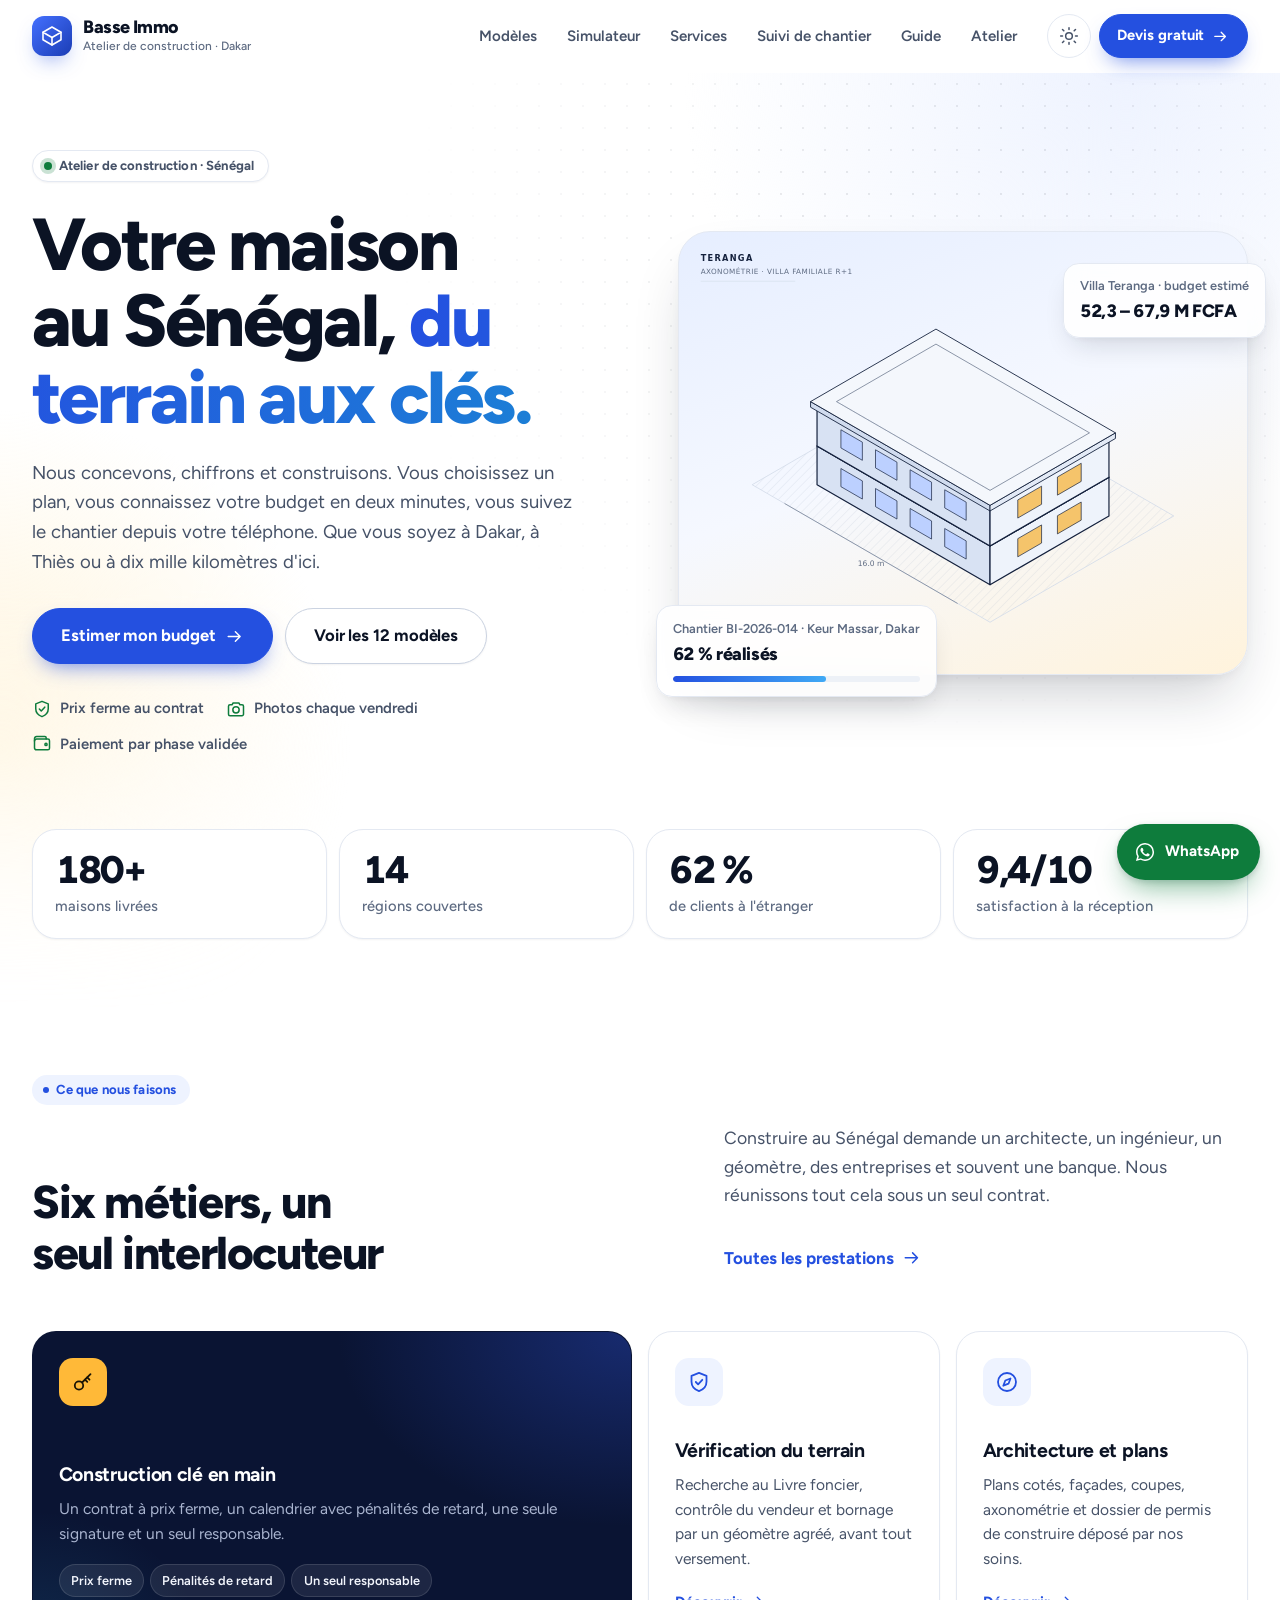
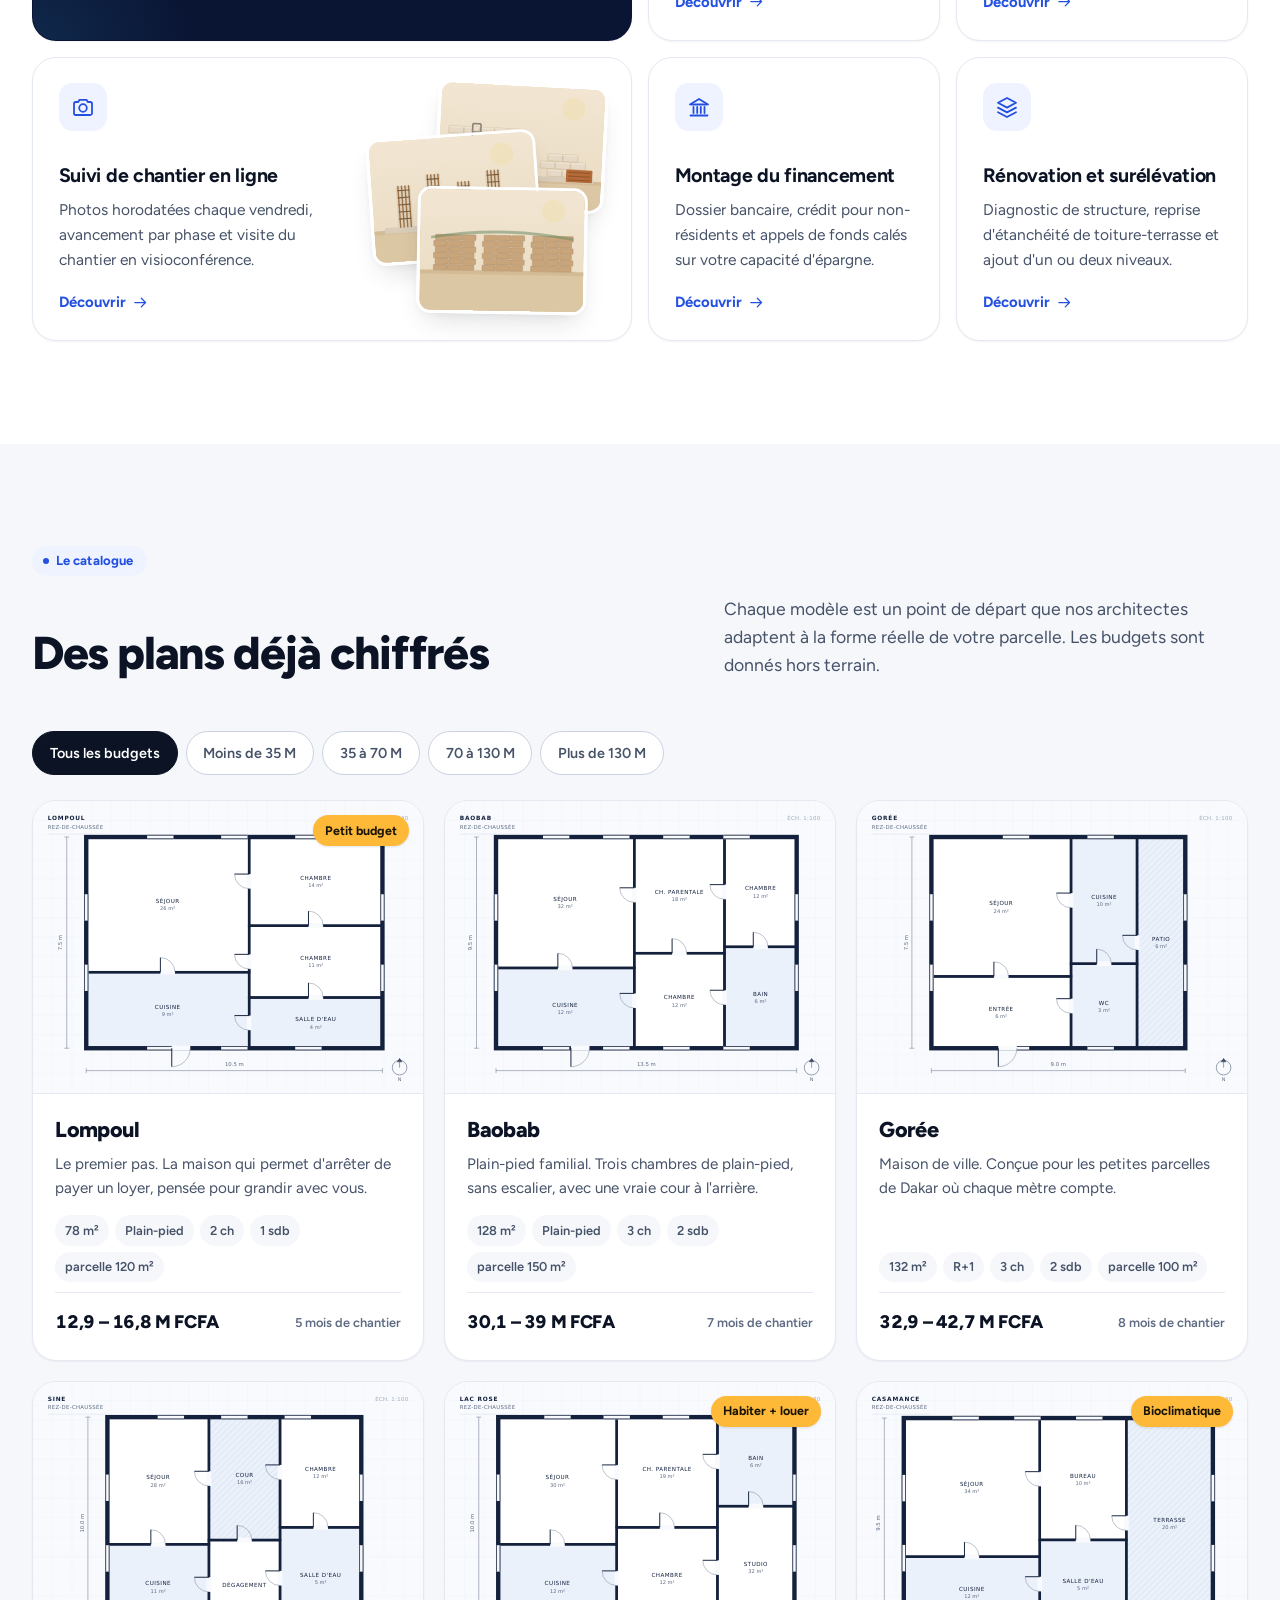
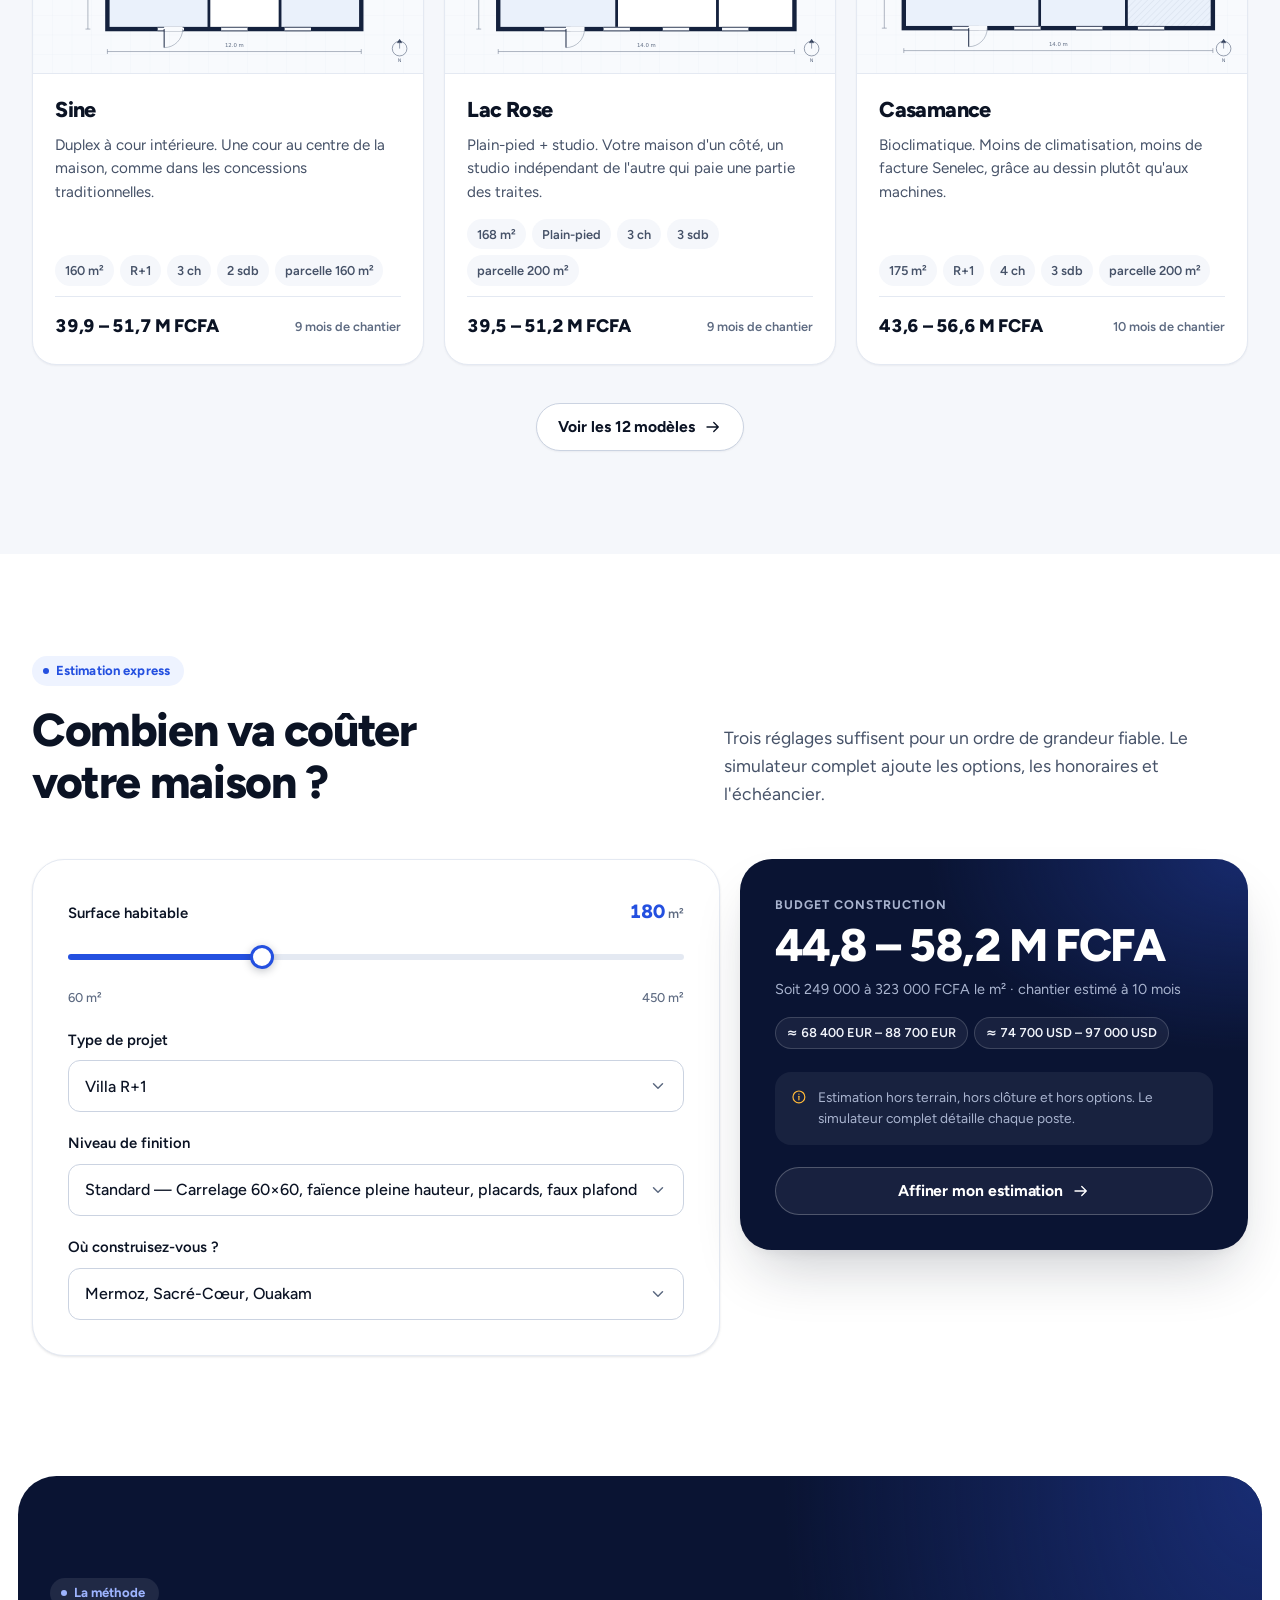
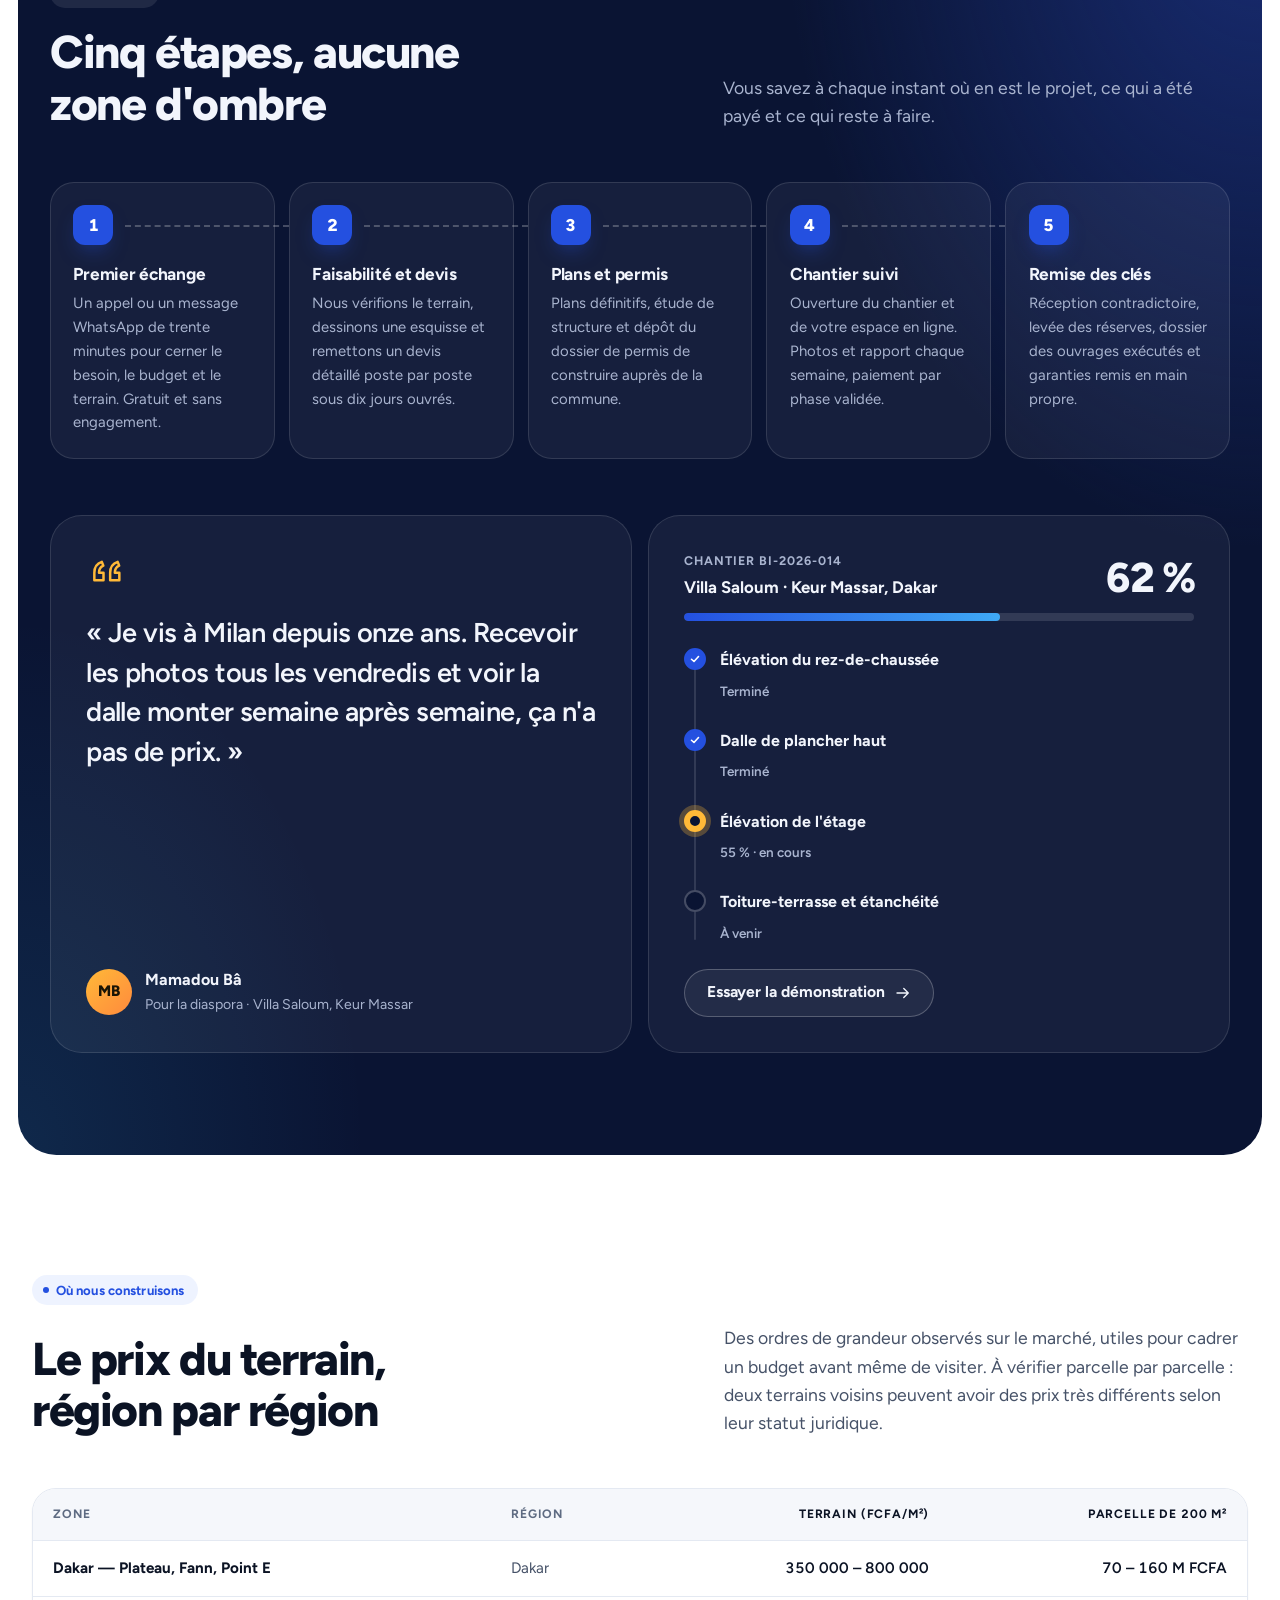
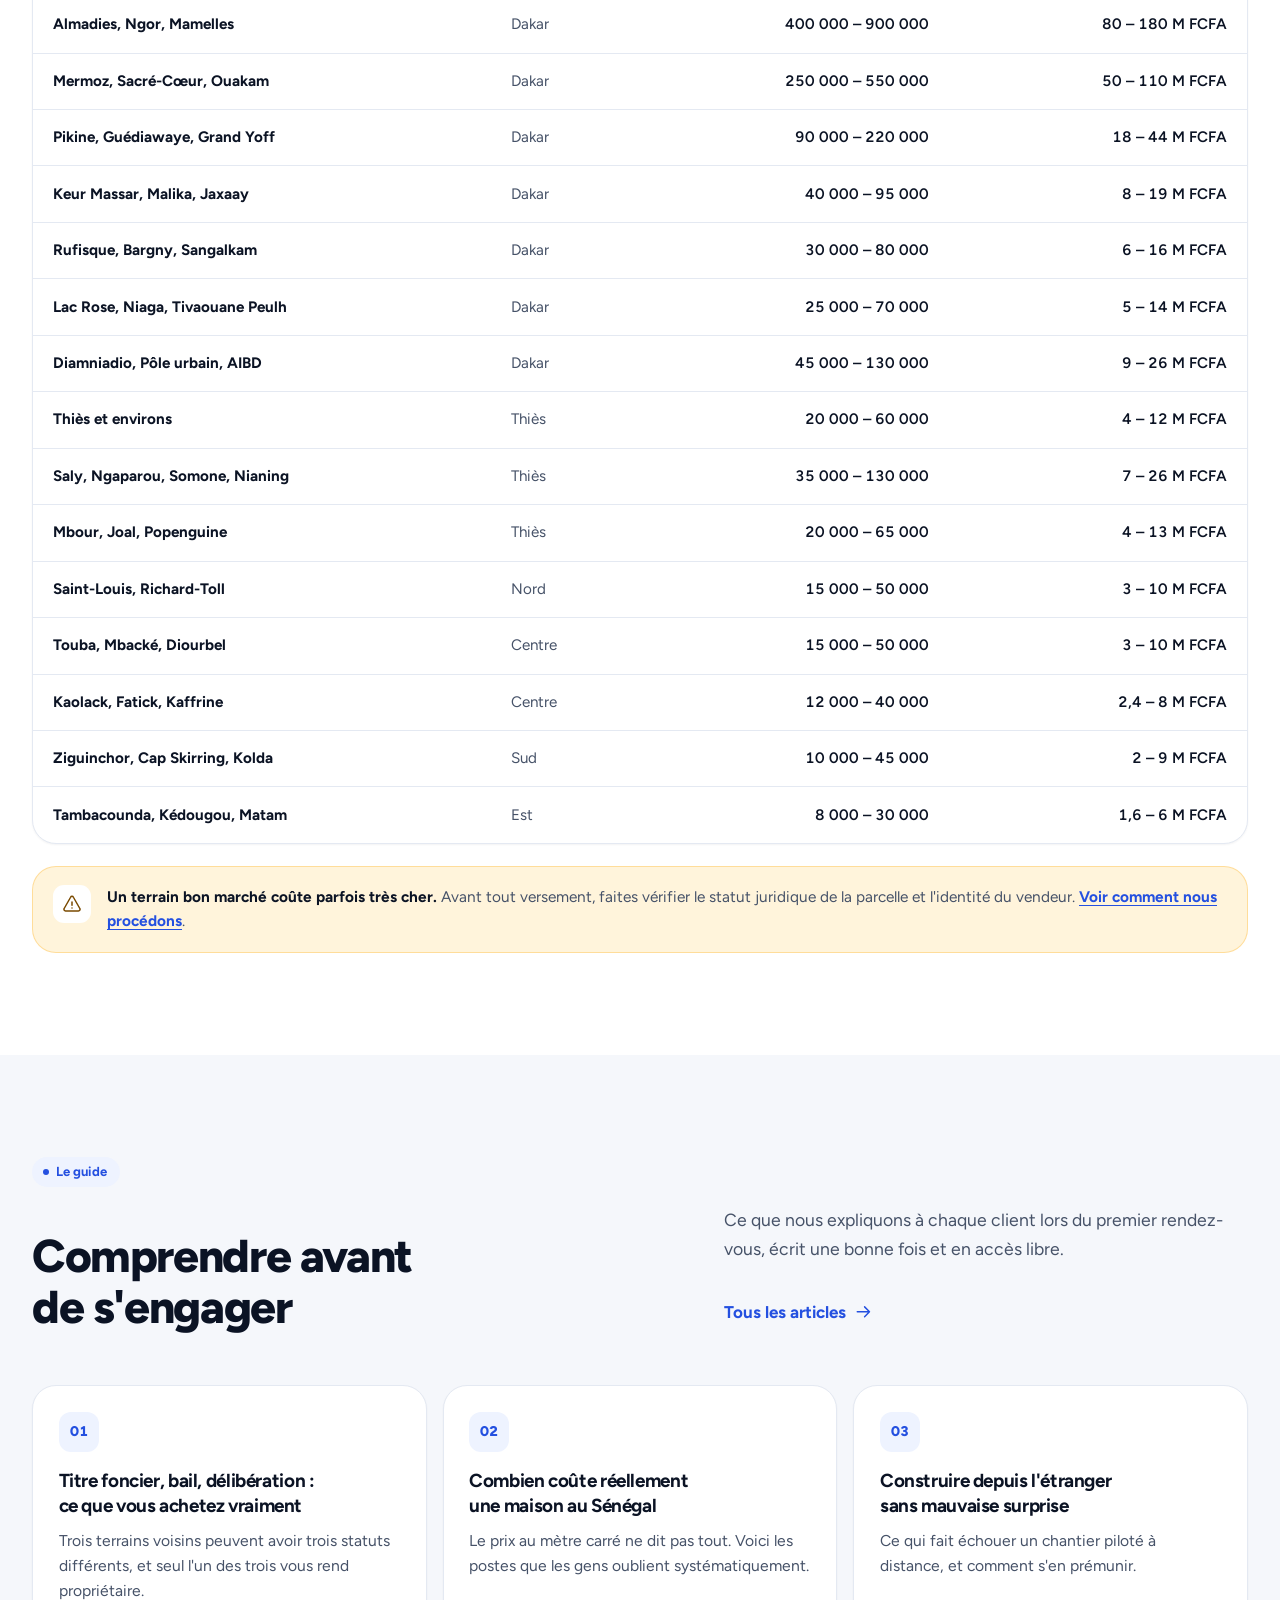
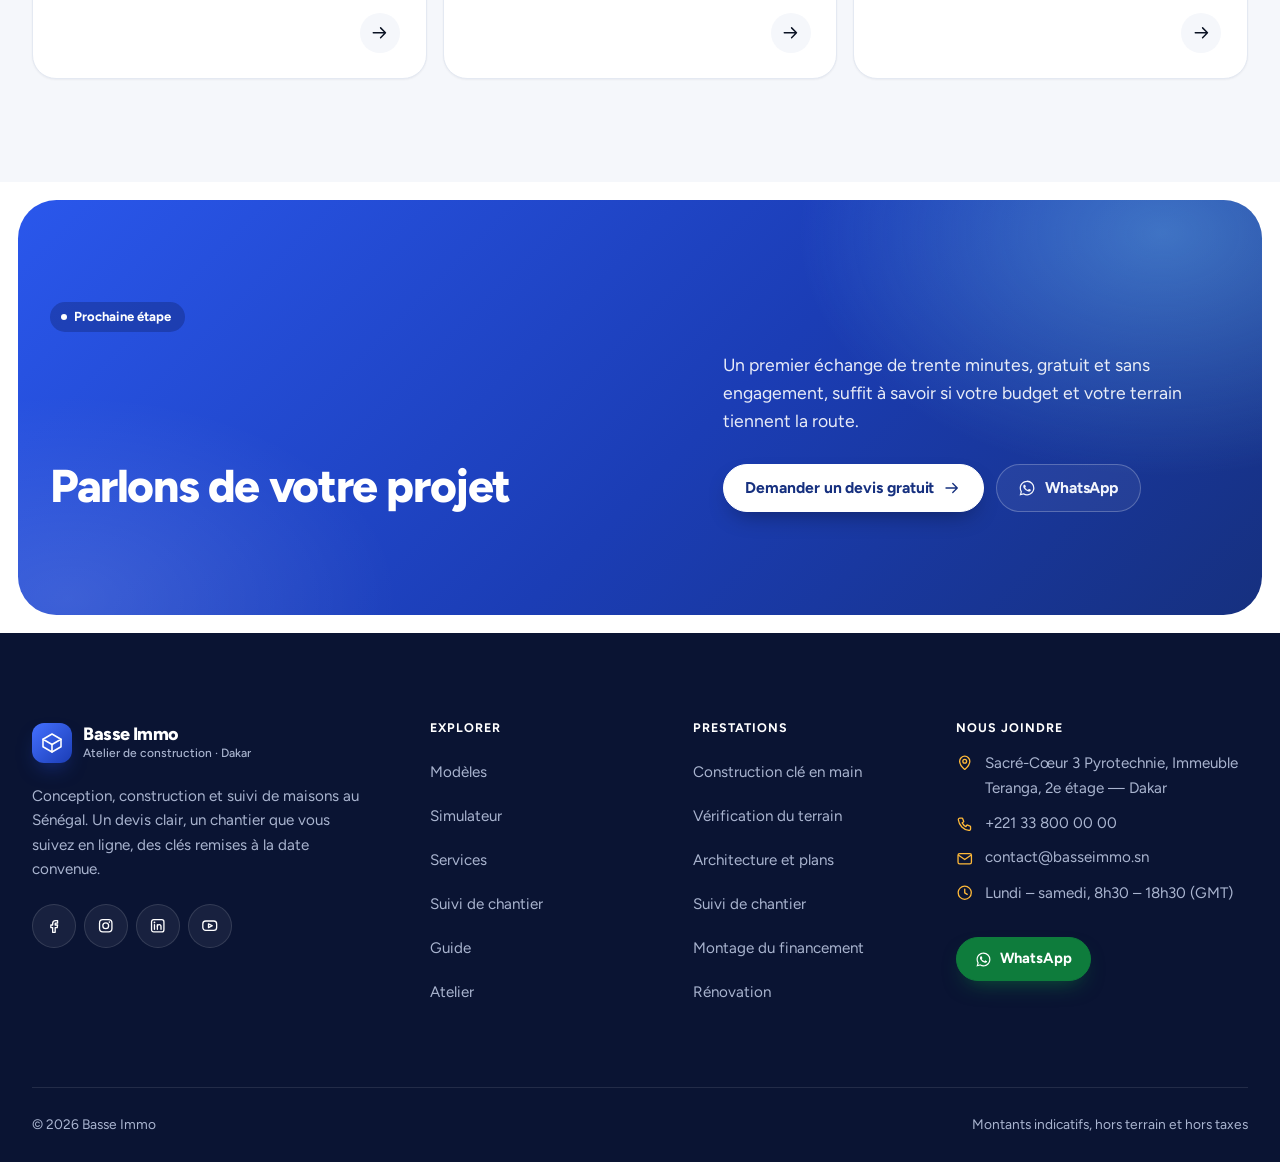
<file: index.html>
<!doctype html>
<html lang="fr">
<head>
<meta charset="utf-8">
<meta name="viewport" content="width=device-width, initial-scale=1">
<title>Basse Immo — Construire votre maison au Sénégal, du terrain aux clés</title>
<meta name="description" content="Atelier de construction à Dakar. Plans chiffrés, estimation de budget en FCFA, vérification du terrain et suivi de chantier en ligne. Partout au Sénégal, pour les familles sur place comme pour la diaspora.">
<link rel="canonical" href="https://basseimmo.sn/">
<meta name="theme-color" content="#FFFFFF">
<meta property="og:type" content="website">
<meta property="og:site_name" content="Basse Immo">
<meta property="og:locale" content="fr_SN">
<meta property="og:title" content="Basse Immo — Construire votre maison au Sénégal, du terrain aux clés">
<meta property="og:description" content="Atelier de construction à Dakar. Plans chiffrés, estimation de budget en FCFA, vérification du terrain et suivi de chantier en ligne. Partout au Sénégal, pour les familles sur place comme pour la diaspora.">
<meta property="og:url" content="https://basseimmo.sn/">
<meta property="og:image" content="https://basseimmo.sn/assets/img/og.png">
<meta name="twitter:card" content="summary_large_image">
<link rel="icon" href="assets/img/favicon.svg" type="image/svg+xml">
<link rel="preconnect" href="https://fonts.googleapis.com">
<link rel="preconnect" href="https://fonts.gstatic.com" crossorigin>
<link rel="stylesheet" href="https://fonts.googleapis.com/css2?family=Figtree:wght@400..800&display=swap">
<link rel="stylesheet" href="assets/css/style.css">
<script>
/* Applique le thème enregistré avant le premier rendu, pour éviter un flash clair. */
(function(){try{var t=localStorage.getItem('bi-theme');if(t==='dark'||t==='light'){document.documentElement.setAttribute('data-theme',t);}}catch(e){}})();
</script>
<script type="application/ld+json">
{
  "@context": "https://schema.org",
  "@type": "GeneralContractor",
  "name": "Basse Immo",
  "description": "Conception et construction de maisons au Sénégal, suivi de chantier en ligne.",
  "url": "https://basseimmo.sn",
  "areaServed": { "@type": "Country", "name": "Sénégal" },
  "address": { "@type": "PostalAddress", "addressLocality": "Dakar", "addressCountry": "SN" },
  "priceRange": "FCFA"
}
</script>
</head>
<body>
<a class="skip-link" href="#contenu">Aller au contenu</a>
<header class="header">
  <div class="container header__inner">
    <a class="brand" href="index.html" aria-label="Basse Immo, accueil">
      <span class="brand__mark"><svg viewBox="0 0 32 32" fill="none" stroke="currentColor" stroke-width="1.7" stroke-linejoin="round" stroke-linecap="round" aria-hidden="true"><path d="M16 4 28 11 16 18 4 11z"/><path d="M4 11v10l12 7V18"/><path d="M28 11v10l-12 7"/></svg></span>
      <span>
        <span class="brand__name">Basse Immo</span>
        <span class="brand__tag">Atelier de construction · Dakar</span>
      </span>
    </a>

    <nav class="nav" id="nav-principal" aria-label="Navigation principale">
      <ul class="nav__list">
        <li><a class="nav__link" href="modeles.html">Modèles</a></li>
        <li><a class="nav__link" href="simulateur.html">Simulateur</a></li>
        <li><a class="nav__link" href="services.html">Services</a></li>
        <li><a class="nav__link" href="suivi.html">Suivi de chantier</a></li>
        <li><a class="nav__link" href="guide.html">Guide</a></li>
        <li><a class="nav__link" href="a-propos.html">Atelier</a></li>
      </ul>
      <div class="nav__mobile-cta">
        <a class="btn btn--wa" data-wa="Bonjour Basse Immo, je souhaite échanger sur mon projet." href="#"><svg class="ico" aria-hidden="true"><use href="#i-whatsapp"></use></svg> Écrire sur WhatsApp</a>
        <a class="btn btn--line" href="contact.html">Demander un devis</a>
      </div>
    </nav>

    <div class="header__actions">
      <button class="theme-toggle" type="button" data-theme-toggle aria-label="Changer de thème">
        <svg class="ico ico--sun" aria-hidden="true"><use href="#i-sun"></use></svg>
        <svg class="ico ico--moon" aria-hidden="true"><use href="#i-moon"></use></svg>
      </button>
      <a class="btn btn--sm header__cta" href="contact.html">Devis gratuit <svg class="ico" aria-hidden="true"><use href="#i-arrow-right"></use></svg></a>
      <button class="burger" type="button" data-burger aria-expanded="false" aria-controls="nav-principal" aria-label="Ouvrir le menu"><svg class="ico" aria-hidden="true"><use href="#i-menu"></use></svg></button>
    </div>
  </div>
</header>

<main id="contenu">

<!-- ====================== HÉROS ====================== -->
<section class="hero">
  <div class="container">
    <div class="hero__grid">
      <div>
        <p class="pill"><span class="pill__dot" aria-hidden="true"></span> Atelier de construction · Sénégal</p>
        <h1>Votre maison au Sénégal, <span class="hl">du terrain aux clés.</span></h1>
        <p class="hero__lead">Nous concevons, chiffrons et construisons. Vous choisissez un plan, vous connaissez votre budget en deux minutes, vous suivez le chantier depuis votre téléphone. Que vous soyez à Dakar, à Thiès ou à dix mille kilomètres d'ici.</p>
        <div class="row hero__ctas">
          <a class="btn btn--lg" href="simulateur.html">Estimer mon budget <svg class="ico" aria-hidden="true"><use href="#i-arrow-right"></use></svg></a>
          <a class="btn btn--line btn--lg" href="modeles.html">Voir les 12 modèles</a>
        </div>
        <ul class="hero__proof">
          <li><svg class="ico" aria-hidden="true"><use href="#i-shield-check"></use></svg> Prix ferme au contrat</li>
          <li><svg class="ico" aria-hidden="true"><use href="#i-camera"></use></svg> Photos chaque vendredi</li>
          <li><svg class="ico" aria-hidden="true"><use href="#i-wallet"></use></svg> Paiement par phase validée</li>
        </ul>
      </div>

      <div class="hero__visual" id="hero-visuel">
        <figure class="hero__art">
          <img src="assets/img/axo/teranga.svg" width="900" height="700" fetchpriority="high" alt="Axonométrie de la villa Teranga, maison familiale R+1 avec toit-terrasse">
        </figure>
      </div>
    </div>

    <div class="stats">
      <div class="stat"><b>180+</b><span>maisons livrées</span></div>
      <div class="stat"><b>14</b><span>régions couvertes</span></div>
      <div class="stat"><b>62 %</b><span>de clients à l'étranger</span></div>
      <div class="stat"><b>9,4/10</b><span>satisfaction à la réception</span></div>
    </div>
  </div>
</section>

<!-- ====================== MÉTIERS ====================== -->
<section class="section" id="metiers">
  <div class="container">
    <div class="shead shead--split">
      <div class="shead__top"><span class="label">Ce que nous faisons</span></div>
      <div><h2>Six métiers, un seul interlocuteur</h2></div>
      <div>
        <p class="shead__lead">Construire au Sénégal demande un architecte, un ingénieur, un géomètre, des entreprises et souvent une banque. Nous réunissons tout cela sous un seul contrat.</p>
        <a class="alink" href="services.html" style="margin-top:.6rem">Toutes les prestations <svg class="ico" aria-hidden="true"><use href="#i-arrow-right"></use></svg></a>
      </div>
    </div>

    <div class="bento">
      <a class="bento__card bento__card--wide bento__card--feature" href="services.html#cle-en-main" data-reveal>
        <span class="bento__icon"><svg class="ico" aria-hidden="true"><use href="#i-key"></use></svg></span>
        <h3>Construction clé en main</h3>
        <p>Un contrat à prix ferme, un calendrier avec pénalités de retard, une seule signature et un seul responsable.</p>
        <ul class="bento__tags"><li>Prix ferme</li><li>Pénalités de retard</li><li>Un seul responsable</li></ul>
      </a>
      <a class="bento__card" href="services.html#foncier" data-reveal>
        <span class="bento__icon"><svg class="ico" aria-hidden="true"><use href="#i-shield-check"></use></svg></span>
        <h3>Vérification du terrain</h3>
        <p>Recherche au Livre foncier, contrôle du vendeur et bornage par un géomètre agréé, avant tout versement.</p>
        <span class="bento__more">Découvrir <svg class="ico" aria-hidden="true"><use href="#i-arrow-right"></use></svg></span>
      </a>
      <a class="bento__card" href="services.html#plans" data-reveal>
        <span class="bento__icon"><svg class="ico" aria-hidden="true"><use href="#i-compass"></use></svg></span>
        <h3>Architecture et plans</h3>
        <p>Plans cotés, façades, coupes, axonométrie et dossier de permis de construire déposé par nos soins.</p>
        <span class="bento__more">Découvrir <svg class="ico" aria-hidden="true"><use href="#i-arrow-right"></use></svg></span>
      </a>
      <a class="bento__card bento__card--wide bento__card--media" href="services.html#suivi" data-reveal>
        <div>
          <span class="bento__icon"><svg class="ico" aria-hidden="true"><use href="#i-camera"></use></svg></span>
          <h3>Suivi de chantier en ligne</h3>
          <p>Photos horodatées chaque vendredi, avancement par phase et visite du chantier en visioconférence.</p>
          <span class="bento__more">Découvrir <svg class="ico" aria-hidden="true"><use href="#i-arrow-right"></use></svg></span>
        </div>
        <div class="bento__shots" aria-hidden="true">
          <img src="assets/img/chantier/chantier-3.svg" width="600" height="450" loading="lazy" alt="">
          <img src="assets/img/chantier/chantier-2.svg" width="600" height="450" loading="lazy" alt="">
          <img src="assets/img/chantier/chantier-5.svg" width="600" height="450" loading="lazy" alt="">
        </div>
      </a>
      <a class="bento__card" href="services.html#financement" data-reveal>
        <span class="bento__icon"><svg class="ico" aria-hidden="true"><use href="#i-bank"></use></svg></span>
        <h3>Montage du financement</h3>
        <p>Dossier bancaire, crédit pour non-résidents et appels de fonds calés sur votre capacité d'épargne.</p>
        <span class="bento__more">Découvrir <svg class="ico" aria-hidden="true"><use href="#i-arrow-right"></use></svg></span>
      </a>
      <a class="bento__card" href="services.html#renovation" data-reveal>
        <span class="bento__icon"><svg class="ico" aria-hidden="true"><use href="#i-layers"></use></svg></span>
        <h3>Rénovation et surélévation</h3>
        <p>Diagnostic de structure, reprise d'étanchéité de toiture-terrasse et ajout d'un ou deux niveaux.</p>
        <span class="bento__more">Découvrir <svg class="ico" aria-hidden="true"><use href="#i-arrow-right"></use></svg></span>
      </a>
    </div>
  </div>
</section>

<!-- ====================== CATALOGUE ====================== -->
<section class="section section--paper2" id="catalogue">
  <div class="container">
    <div class="shead shead--split">
      <div class="shead__top"><span class="label">Le catalogue</span></div>
      <div><h2>Des plans déjà chiffrés</h2></div>
      <div>
        <p class="shead__lead">Chaque modèle est un point de départ que nos architectes adaptent à la forme réelle de votre parcelle. Les budgets sont donnés hors terrain.</p>
      </div>
    </div>
    <div class="chips" id="home-filtres" style="margin-bottom:1.6rem" role="group" aria-label="Filtrer par budget"></div>
    <div class="plans" id="home-modeles"></div>

    <div class="row" style="margin-top:2.4rem;justify-content:center">
      <a class="btn btn--line" href="modeles.html">Voir les 12 modèles <svg class="ico" aria-hidden="true"><use href="#i-arrow-right"></use></svg></a>
    </div>
  </div>
</section>

<!-- ====================== ESTIMATION ====================== -->
<section class="section" id="estimation">
  <div class="container">
    <div class="shead shead--split">
      <div class="shead__top"><span class="label">Estimation express</span></div>
      <div><h2>Combien va coûter votre maison&nbsp;?</h2></div>
      <div>
        <p class="shead__lead">Trois réglages suffisent pour un ordre de grandeur fiable. Le simulateur complet ajoute les options, les honoraires et l'échéancier.</p>
      </div>
    </div>
    <div id="mini-sim" class="sim">
      <noscript><p>Le simulateur nécessite JavaScript. Écrivez-nous sur WhatsApp pour une estimation.</p></noscript>
    </div>
  </div>
</section>

<!-- ====================== MÉTHODE ====================== -->
<section class="section plate" id="methode">
  <div class="container">
    <div class="shead shead--split">
      <div class="shead__top"><span class="label">La méthode</span></div>
      <div><h2>Cinq étapes, aucune zone d'ombre</h2></div>
      <div>
        <p class="shead__lead">Vous savez à chaque instant où en est le projet, ce qui a été payé et ce qui reste à faire.</p>
      </div>
    </div>

    <ol class="steps">
      <li class="step" data-reveal>
        <span class="step__num" aria-hidden="true">1</span>
        <h3>Premier échange</h3>
        <p>Un appel ou un message WhatsApp de trente minutes pour cerner le besoin, le budget et le terrain. Gratuit et sans engagement.</p>
      </li>
      <li class="step" data-reveal>
        <span class="step__num" aria-hidden="true">2</span>
        <h3>Faisabilité et devis</h3>
        <p>Nous vérifions le terrain, dessinons une esquisse et remettons un devis détaillé poste par poste sous dix jours ouvrés.</p>
      </li>
      <li class="step" data-reveal>
        <span class="step__num" aria-hidden="true">3</span>
        <h3>Plans et permis</h3>
        <p>Plans définitifs, étude de structure et dépôt du dossier de permis de construire auprès de la commune.</p>
      </li>
      <li class="step" data-reveal>
        <span class="step__num" aria-hidden="true">4</span>
        <h3>Chantier suivi</h3>
        <p>Ouverture du chantier et de votre espace en ligne. Photos et rapport chaque semaine, paiement par phase validée.</p>
      </li>
      <li class="step" data-reveal>
        <span class="step__num" aria-hidden="true">5</span>
        <h3>Remise des clés</h3>
        <p>Réception contradictoire, levée des réserves, dossier des ouvrages exécutés et garanties remis en main propre.</p>
      </li>
    </ol>

    <div class="duo">
      <figure class="testimonial" data-reveal>
        <svg class="ico ico--quote" aria-hidden="true"><use href="#i-quote"></use></svg>
        <blockquote><p>« Je vis à Milan depuis onze ans. Recevoir les photos tous les vendredis et voir la dalle monter semaine après semaine, ça n'a pas de prix. »</p></blockquote>
        <figcaption class="testimonial__who">
          <span class="avatar" aria-hidden="true">MB</span>
          <span><b>Mamadou Bâ</b><span>Pour la diaspora · Villa Saloum, Keur Massar</span></span>
        </figcaption>
      </figure>
      <div class="widget" data-reveal>
        <div id="apercu-suivi"></div>
        <a class="btn btn--line" href="suivi.html" style="margin-top:auto;align-self:flex-start">Essayer la démonstration <svg class="ico" aria-hidden="true"><use href="#i-arrow-right"></use></svg></a>
      </div>
    </div>
  </div>
</section>

<!-- ====================== TERRAIN ====================== -->
<section class="section" id="terrain">
  <div class="container">
    <div class="shead shead--split">
      <div class="shead__top"><span class="label">Où nous construisons</span></div>
      <div><h2>Le prix du terrain, région par région</h2></div>
      <div>
        <p class="shead__lead">Des ordres de grandeur observés sur le marché, utiles pour cadrer un budget avant même de visiter. À vérifier parcelle par parcelle : deux terrains voisins peuvent avoir des prix très différents selon leur statut juridique.</p>
      </div>
    </div>
    <div class="table-wrap" data-reveal>
      <table id="table-zones">
        <caption class="visually-hidden">Prix indicatif du terrain au mètre carré par zone</caption>
        <thead>
          <tr>
            <th scope="col">Zone</th>
            <th scope="col">Région</th>
            <th scope="col" class="num">Terrain (FCFA/m²)</th>
            <th scope="col" class="num">Parcelle de 200 m²</th>
          </tr>
        </thead>
        <tbody></tbody>
      </table>
    </div>

    <div class="note" style="margin-top:1.4rem" data-reveal>
      <svg class="ico" aria-hidden="true"><use href="#i-alert"></use></svg>
      <p><strong>Un terrain bon marché coûte parfois très cher.</strong> Avant tout versement, faites vérifier le statut juridique de la parcelle et l'identité du vendeur. <a href="services.html#foncier">Voir comment nous procédons</a>.</p>
    </div>
  </div>
</section>

<!-- ====================== GUIDE ====================== -->
<section class="section section--paper2" id="guide">
  <div class="container">
    <div class="shead shead--split">
      <div class="shead__top"><span class="label">Le guide</span></div>
      <div><h2>Comprendre avant de s'engager</h2></div>
      <div>
        <p class="shead__lead">Ce que nous expliquons à chaque client lors du premier rendez-vous, écrit une bonne fois et en accès libre.</p>
        <a class="alink" href="guide.html" style="margin-top:.6rem">Tous les articles <svg class="ico" aria-hidden="true"><use href="#i-arrow-right"></use></svg></a>
      </div>
    </div>
    <div class="entries">
      <a class="entry" href="article.html?id=statuts-terrain" data-reveal>
        <span class="entry__idx">01</span>
        <h3 class="entry__title">Titre foncier, bail, délibération : ce que vous achetez vraiment</h3>
        <p class="entry__desc">Trois terrains voisins peuvent avoir trois statuts différents, et seul l'un des trois vous rend propriétaire.</p>
        <span class="entry__go"><svg class="ico" aria-hidden="true"><use href="#i-arrow-right"></use></svg></span>
      </a>
      <a class="entry" href="article.html?id=cout-2026" data-reveal>
        <span class="entry__idx">02</span>
        <h3 class="entry__title">Combien coûte réellement une maison au Sénégal</h3>
        <p class="entry__desc">Le prix au mètre carré ne dit pas tout. Voici les postes que les gens oublient systématiquement.</p>
        <span class="entry__go"><svg class="ico" aria-hidden="true"><use href="#i-arrow-right"></use></svg></span>
      </a>
      <a class="entry" href="article.html?id=diaspora" data-reveal>
        <span class="entry__idx">03</span>
        <h3 class="entry__title">Construire depuis l'étranger sans mauvaise surprise</h3>
        <p class="entry__desc">Ce qui fait échouer un chantier piloté à distance, et comment s'en prémunir.</p>
        <span class="entry__go"><svg class="ico" aria-hidden="true"><use href="#i-arrow-right"></use></svg></span>
      </a>
    </div>
  </div>
</section>

<section class="section plate plate--clay">
  <div class="container">
    <div class="shead shead--split" style="margin-bottom:0">
      <div class="shead__top">
        <span class="label">Prochaine étape</span>
      </div>
      <div>
        <h2>Parlons de votre projet</h2>
      </div>
      <div>
        <p class="shead__lead" style="margin-bottom:1.8rem">Un premier échange de trente minutes, gratuit et sans engagement, suffit à savoir si votre budget et votre terrain tiennent la route.</p>
        <div class="row">
          <a class="btn" href="contact.html">Demander un devis gratuit <svg class="ico" aria-hidden="true"><use href="#i-arrow-right"></use></svg></a>
          <a class="btn btn--line" data-wa="Bonjour Basse Immo, je souhaite parler de mon projet." href="#"><svg class="ico" aria-hidden="true"><use href="#i-whatsapp"></use></svg> WhatsApp</a>
        </div>
      </div>
    </div>
  </div>
</section>
</main>

<a class="wa-float" data-wa="Bonjour Basse Immo, je souhaite des informations." href="#" aria-label="Nous écrire sur WhatsApp">
  <svg class="ico" aria-hidden="true"><use href="#i-whatsapp"></use></svg><span>WhatsApp</span>
</a>

<footer class="footer">
  <div class="container">
    <div class="footer__grid">
      <div>
        <a class="brand" href="index.html">
          <span class="brand__mark"><svg viewBox="0 0 32 32" fill="none" stroke="currentColor" stroke-width="1.7" stroke-linejoin="round" stroke-linecap="round" aria-hidden="true"><path d="M16 4 28 11 16 18 4 11z"/><path d="M4 11v10l12 7V18"/><path d="M28 11v10l-12 7"/></svg></span>
          <span>
            <span class="brand__name">Basse Immo</span>
            <span class="brand__tag">Atelier de construction · Dakar</span>
          </span>
        </a>
        <p class="footer__about">Conception, construction et suivi de maisons au Sénégal. Un devis clair, un chantier que vous suivez en ligne, des clés remises à la date convenue.</p>
        <div class="social">
          <a href="#" data-social="facebook" aria-label="Facebook"><svg class="ico" aria-hidden="true"><use href="#i-facebook"></use></svg></a>
          <a href="#" data-social="instagram" aria-label="Instagram"><svg class="ico" aria-hidden="true"><use href="#i-instagram"></use></svg></a>
          <a href="#" data-social="linkedin" aria-label="LinkedIn"><svg class="ico" aria-hidden="true"><use href="#i-linkedin"></use></svg></a>
          <a href="#" data-social="youtube" aria-label="YouTube"><svg class="ico" aria-hidden="true"><use href="#i-youtube"></use></svg></a>
        </div>
      </div>

      <div>
        <h2>Explorer</h2>
        <ul><li><a href="modeles.html">Modèles</a></li><li><a href="simulateur.html">Simulateur</a></li><li><a href="services.html">Services</a></li><li><a href="suivi.html">Suivi de chantier</a></li><li><a href="guide.html">Guide</a></li><li><a href="a-propos.html">Atelier</a></li></ul>
      </div>

      <div>
        <h2>Prestations</h2>
        <ul>
          <li><a href="services.html#cle-en-main">Construction clé en main</a></li>
          <li><a href="services.html#foncier">Vérification du terrain</a></li>
          <li><a href="services.html#plans">Architecture et plans</a></li>
          <li><a href="services.html#suivi">Suivi de chantier</a></li>
          <li><a href="services.html#financement">Montage du financement</a></li>
          <li><a href="services.html#renovation">Rénovation</a></li>
        </ul>
      </div>

      <div>
        <h2>Nous joindre</h2>
        <ul class="footer__contact">
          <li><svg class="ico" aria-hidden="true"><use href="#i-map-pin"></use></svg><span data-bi="adresse"></span></li>
          <li><svg class="ico" aria-hidden="true"><use href="#i-phone"></use></svg><a data-href="tel" href="#"><span data-bi="tel"></span></a></li>
          <li><svg class="ico" aria-hidden="true"><use href="#i-mail"></use></svg><a data-href="email" href="#"><span data-bi="email"></span></a></li>
          <li><svg class="ico" aria-hidden="true"><use href="#i-clock"></use></svg><span data-bi="horaires"></span></li>
        </ul>
        <a class="btn btn--wa btn--sm" style="margin-top:1.2rem" data-wa="Bonjour Basse Immo, je souhaite des informations." href="#"><svg class="ico" aria-hidden="true"><use href="#i-whatsapp"></use></svg> WhatsApp</a>
      </div>
    </div>

    <div class="footer__bottom">
      <p>© <span data-bi="annee"></span> Basse Immo</p>
      <p>Montants indicatifs, hors terrain et hors taxes</p>
    </div>
  </div>
</footer>

<script src="assets/js/icons.js"></script>
<script src="assets/js/data.js"></script>
<script src="assets/js/moteur.js"></script>
<script src="assets/js/app.js"></script>
<script src="assets/js/home.js"></script>
</body>
</html>
</file>
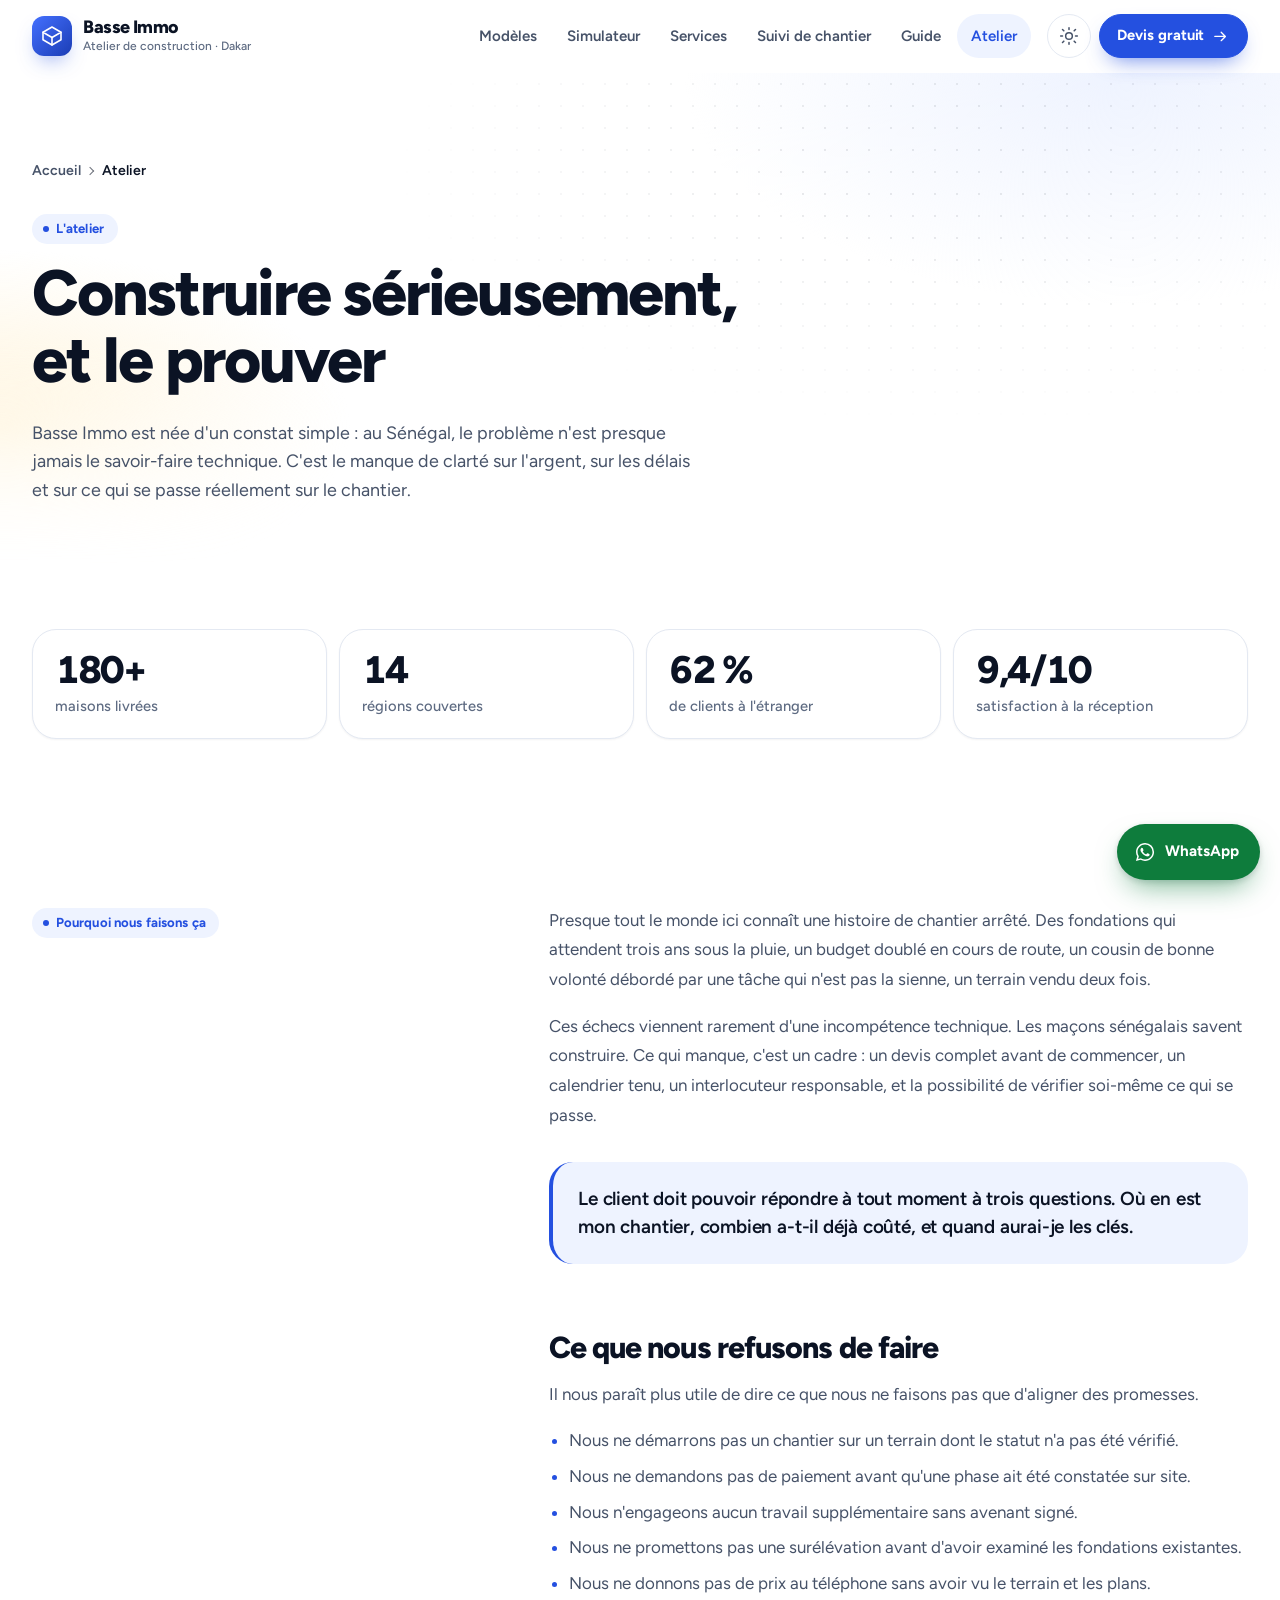
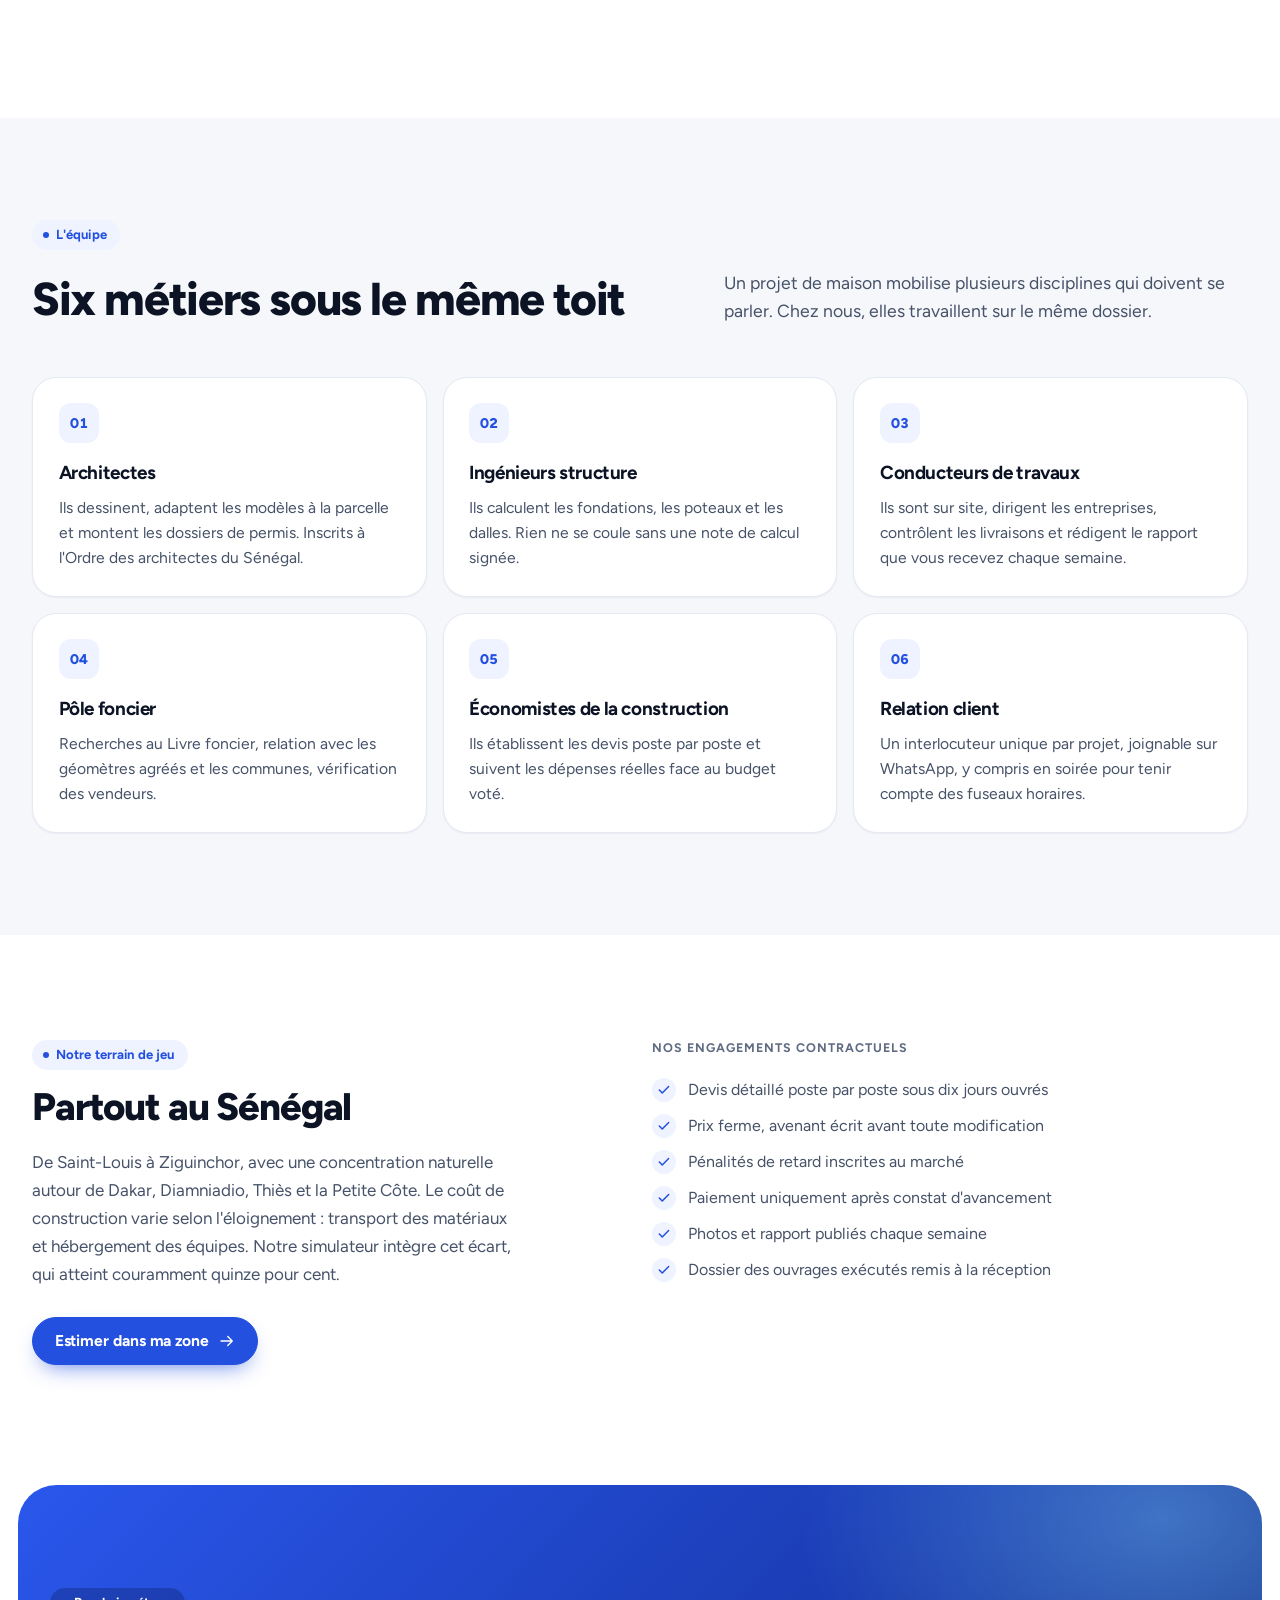
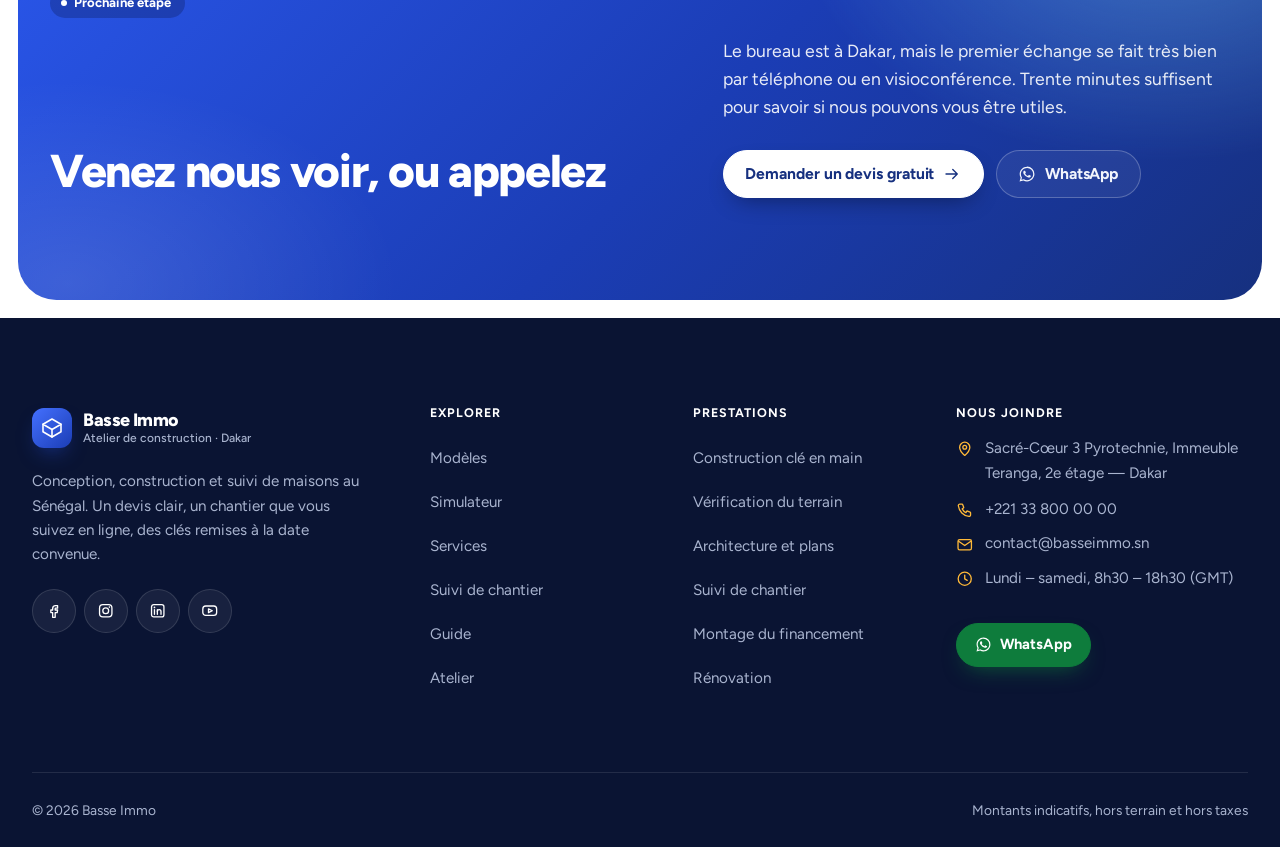
<file: a-propos.html>
<!doctype html>
<html lang="fr">
<head>
<meta charset="utf-8">
<meta name="viewport" content="width=device-width, initial-scale=1">
<title>L'atelier Basse Immo — constructeur au Sénégal</title>
<meta name="description" content="Qui nous sommes, comment nous travaillons et ce que nous refusons de faire. Basse Immo conçoit et construit des maisons partout au Sénégal.">
<link rel="canonical" href="https://basseimmo.sn/a-propos.html">
<meta name="theme-color" content="#FFFFFF">
<meta property="og:type" content="website">
<meta property="og:site_name" content="Basse Immo">
<meta property="og:locale" content="fr_SN">
<meta property="og:title" content="L'atelier Basse Immo — constructeur au Sénégal">
<meta property="og:description" content="Qui nous sommes, comment nous travaillons et ce que nous refusons de faire. Basse Immo conçoit et construit des maisons partout au Sénégal.">
<meta property="og:url" content="https://basseimmo.sn/a-propos.html">
<meta property="og:image" content="https://basseimmo.sn/assets/img/og.png">
<meta name="twitter:card" content="summary_large_image">
<link rel="icon" href="assets/img/favicon.svg" type="image/svg+xml">
<link rel="preconnect" href="https://fonts.googleapis.com">
<link rel="preconnect" href="https://fonts.gstatic.com" crossorigin>
<link rel="stylesheet" href="https://fonts.googleapis.com/css2?family=Figtree:wght@400..800&display=swap">
<link rel="stylesheet" href="assets/css/style.css">
<script>
/* Applique le thème enregistré avant le premier rendu, pour éviter un flash clair. */
(function(){try{var t=localStorage.getItem('bi-theme');if(t==='dark'||t==='light'){document.documentElement.setAttribute('data-theme',t);}}catch(e){}})();
</script>
</head>
<body>
<a class="skip-link" href="#contenu">Aller au contenu</a>
<header class="header">
  <div class="container header__inner">
    <a class="brand" href="index.html" aria-label="Basse Immo, accueil">
      <span class="brand__mark"><svg viewBox="0 0 32 32" fill="none" stroke="currentColor" stroke-width="1.7" stroke-linejoin="round" stroke-linecap="round" aria-hidden="true"><path d="M16 4 28 11 16 18 4 11z"/><path d="M4 11v10l12 7V18"/><path d="M28 11v10l-12 7"/></svg></span>
      <span>
        <span class="brand__name">Basse Immo</span>
        <span class="brand__tag">Atelier de construction · Dakar</span>
      </span>
    </a>

    <nav class="nav" id="nav-principal" aria-label="Navigation principale">
      <ul class="nav__list">
        <li><a class="nav__link" href="modeles.html">Modèles</a></li>
        <li><a class="nav__link" href="simulateur.html">Simulateur</a></li>
        <li><a class="nav__link" href="services.html">Services</a></li>
        <li><a class="nav__link" href="suivi.html">Suivi de chantier</a></li>
        <li><a class="nav__link" href="guide.html">Guide</a></li>
        <li><a class="nav__link" href="a-propos.html">Atelier</a></li>
      </ul>
      <div class="nav__mobile-cta">
        <a class="btn btn--wa" data-wa="Bonjour Basse Immo, je souhaite échanger sur mon projet." href="#"><svg class="ico" aria-hidden="true"><use href="#i-whatsapp"></use></svg> Écrire sur WhatsApp</a>
        <a class="btn btn--line" href="contact.html">Demander un devis</a>
      </div>
    </nav>

    <div class="header__actions">
      <button class="theme-toggle" type="button" data-theme-toggle aria-label="Changer de thème">
        <svg class="ico ico--sun" aria-hidden="true"><use href="#i-sun"></use></svg>
        <svg class="ico ico--moon" aria-hidden="true"><use href="#i-moon"></use></svg>
      </button>
      <a class="btn btn--sm header__cta" href="contact.html">Devis gratuit <svg class="ico" aria-hidden="true"><use href="#i-arrow-right"></use></svg></a>
      <button class="burger" type="button" data-burger aria-expanded="false" aria-controls="nav-principal" aria-label="Ouvrir le menu"><svg class="ico" aria-hidden="true"><use href="#i-menu"></use></svg></button>
    </div>
  </div>
</header>

<main id="contenu">
<section class="page-head">
  <div class="container">
    <ol class="crumbs"><li><a href="index.html">Accueil</a></li><li aria-current="page">Atelier</li></ol>
    <p class="label label--accent" style="margin-bottom:1rem">L'atelier</p><h1>Construire sérieusement, et le prouver</h1>
    <p>Basse Immo est née d'un constat simple : au Sénégal, le problème n'est presque jamais le savoir-faire technique. C'est le manque de clarté sur l'argent, sur les délais et sur ce qui se passe réellement sur le chantier.</p>
  </div>
</section>

<section class="section section--tight">
  <div class="container">
    <div class="stats" style="border-top:0">
      <div class="stat"><b>180+</b><span>maisons livrées</span></div>
      <div class="stat"><b>14</b><span>régions couvertes</span></div>
      <div class="stat"><b>62 %</b><span>de clients à l'étranger</span></div>
      <div class="stat"><b>9,4/10</b><span>satisfaction à la réception</span></div>
    </div>
  </div>
</section>

<section class="section">
  <div class="container">
    <div class="grid12">
      <div class="c4">
        <p class="label label--accent">Pourquoi nous faisons ça</p>
      </div>
      <div class="c7 start6 prose">
        <p>Presque tout le monde ici connaît une histoire de chantier arrêté. Des fondations qui attendent trois ans sous la pluie, un budget doublé en cours de route, un cousin de bonne volonté débordé par une tâche qui n'est pas la sienne, un terrain vendu deux fois.</p>
        <p>Ces échecs viennent rarement d'une incompétence technique. Les maçons sénégalais savent construire. Ce qui manque, c'est un cadre : un devis complet avant de commencer, un calendrier tenu, un interlocuteur responsable, et la possibilité de vérifier soi-même ce qui se passe.</p>
        <blockquote>Le client doit pouvoir répondre à tout moment à trois questions. Où en est mon chantier, combien a-t-il déjà coûté, et quand aurai-je les clés.</blockquote>
        <h2>Ce que nous refusons de faire</h2>
        <p>Il nous paraît plus utile de dire ce que nous ne faisons pas que d'aligner des promesses.</p>
        <ul>
          <li>Nous ne démarrons pas un chantier sur un terrain dont le statut n'a pas été vérifié.</li>
          <li>Nous ne demandons pas de paiement avant qu'une phase ait été constatée sur site.</li>
          <li>Nous n'engageons aucun travail supplémentaire sans avenant signé.</li>
          <li>Nous ne promettons pas une surélévation avant d'avoir examiné les fondations existantes.</li>
          <li>Nous ne donnons pas de prix au téléphone sans avoir vu le terrain et les plans.</li>
        </ul>
      </div>
    </div>
  </div>
</section>

<section class="section section--paper2">
  <div class="container">
  <div class="shead shead--split">
    <div class="shead__top"><span class="idx">—</span><span class="label">L'équipe</span></div>
    <div><h2>Six métiers sous le même toit</h2></div>
    <div>
      <p class="shead__lead">Un projet de maison mobilise plusieurs disciplines qui doivent se parler. Chez nous, elles travaillent sur le même dossier.</p>
    </div>
  </div>
    <div class="entries">
      <div class="entry" data-reveal>
        <span class="entry__idx">01</span>
        <h3 class="entry__title">Architectes</h3>
        <p class="entry__desc">Ils dessinent, adaptent les modèles à la parcelle et montent les dossiers de permis. Inscrits à l'Ordre des architectes du Sénégal.</p>
        <span></span>
      </div>
      <div class="entry" data-reveal>
        <span class="entry__idx">02</span>
        <h3 class="entry__title">Ingénieurs structure</h3>
        <p class="entry__desc">Ils calculent les fondations, les poteaux et les dalles. Rien ne se coule sans une note de calcul signée.</p>
        <span></span>
      </div>
      <div class="entry" data-reveal>
        <span class="entry__idx">03</span>
        <h3 class="entry__title">Conducteurs de travaux</h3>
        <p class="entry__desc">Ils sont sur site, dirigent les entreprises, contrôlent les livraisons et rédigent le rapport que vous recevez chaque semaine.</p>
        <span></span>
      </div>
      <div class="entry" data-reveal>
        <span class="entry__idx">04</span>
        <h3 class="entry__title">Pôle foncier</h3>
        <p class="entry__desc">Recherches au Livre foncier, relation avec les géomètres agréés et les communes, vérification des vendeurs.</p>
        <span></span>
      </div>
      <div class="entry" data-reveal>
        <span class="entry__idx">05</span>
        <h3 class="entry__title">Économistes de la construction</h3>
        <p class="entry__desc">Ils établissent les devis poste par poste et suivent les dépenses réelles face au budget voté.</p>
        <span></span>
      </div>
      <div class="entry" data-reveal>
        <span class="entry__idx">06</span>
        <h3 class="entry__title">Relation client</h3>
        <p class="entry__desc">Un interlocuteur unique par projet, joignable sur WhatsApp, y compris en soirée pour tenir compte des fuseaux horaires.</p>
        <span></span>
      </div>
    </div>
  </div>
</section>

<section class="section">
  <div class="container">
    <div class="grid12">
      <div class="c5">
        <p class="label label--accent" style="margin-bottom:1rem">Notre terrain de jeu</p>
        <h2 style="font-size:clamp(1.7rem,3vw,2.4rem)">Partout au Sénégal</h2>
        <p style="color:var(--ink-soft)">De Saint-Louis à Ziguinchor, avec une concentration naturelle autour de Dakar, Diamniadio, Thiès et la Petite Côte. Le coût de construction varie selon l'éloignement : transport des matériaux et hébergement des équipes. Notre simulateur intègre cet écart, qui atteint couramment quinze pour cent.</p>
        <div class="row" style="margin-top:1.8rem">
          <a class="btn" href="simulateur.html">Estimer dans ma zone <svg class="ico" aria-hidden="true"><use href="#i-arrow-right"></use></svg></a>
        </div>
      </div>
      <div class="c6 start7">
        <p class="label" style="margin-bottom:1.2rem">Nos engagements contractuels</p>
        <ul class="checklist">
          <li><svg class="ico" aria-hidden="true"><use href="#i-check"></use></svg> Devis détaillé poste par poste sous dix jours ouvrés</li>
          <li><svg class="ico" aria-hidden="true"><use href="#i-check"></use></svg> Prix ferme, avenant écrit avant toute modification</li>
          <li><svg class="ico" aria-hidden="true"><use href="#i-check"></use></svg> Pénalités de retard inscrites au marché</li>
          <li><svg class="ico" aria-hidden="true"><use href="#i-check"></use></svg> Paiement uniquement après constat d'avancement</li>
          <li><svg class="ico" aria-hidden="true"><use href="#i-check"></use></svg> Photos et rapport publiés chaque semaine</li>
          <li><svg class="ico" aria-hidden="true"><use href="#i-check"></use></svg> Dossier des ouvrages exécutés remis à la réception</li>
        </ul>
      </div>
    </div>
  </div>
</section>
<section class="section plate plate--clay">
  <div class="container">
    <div class="shead shead--split" style="margin-bottom:0">
      <div class="shead__top">
        <span class="label">Prochaine étape</span>
      </div>
      <div>
        <h2>Venez nous voir, ou appelez</h2>
      </div>
      <div>
        <p class="shead__lead" style="margin-bottom:1.8rem">Le bureau est à Dakar, mais le premier échange se fait très bien par téléphone ou en visioconférence. Trente minutes suffisent pour savoir si nous pouvons vous être utiles.</p>
        <div class="row">
          <a class="btn" href="contact.html">Demander un devis gratuit <svg class="ico" aria-hidden="true"><use href="#i-arrow-right"></use></svg></a>
          <a class="btn btn--line" data-wa="Bonjour Basse Immo, je souhaite parler de mon projet." href="#"><svg class="ico" aria-hidden="true"><use href="#i-whatsapp"></use></svg> WhatsApp</a>
        </div>
      </div>
    </div>
  </div>
</section>
</main>

<a class="wa-float" data-wa="Bonjour Basse Immo, je souhaite des informations." href="#" aria-label="Nous écrire sur WhatsApp">
  <svg class="ico" aria-hidden="true"><use href="#i-whatsapp"></use></svg><span>WhatsApp</span>
</a>

<footer class="footer">
  <div class="container">
    <div class="footer__grid">
      <div>
        <a class="brand" href="index.html">
          <span class="brand__mark"><svg viewBox="0 0 32 32" fill="none" stroke="currentColor" stroke-width="1.7" stroke-linejoin="round" stroke-linecap="round" aria-hidden="true"><path d="M16 4 28 11 16 18 4 11z"/><path d="M4 11v10l12 7V18"/><path d="M28 11v10l-12 7"/></svg></span>
          <span>
            <span class="brand__name">Basse Immo</span>
            <span class="brand__tag">Atelier de construction · Dakar</span>
          </span>
        </a>
        <p class="footer__about">Conception, construction et suivi de maisons au Sénégal. Un devis clair, un chantier que vous suivez en ligne, des clés remises à la date convenue.</p>
        <div class="social">
          <a href="#" data-social="facebook" aria-label="Facebook"><svg class="ico" aria-hidden="true"><use href="#i-facebook"></use></svg></a>
          <a href="#" data-social="instagram" aria-label="Instagram"><svg class="ico" aria-hidden="true"><use href="#i-instagram"></use></svg></a>
          <a href="#" data-social="linkedin" aria-label="LinkedIn"><svg class="ico" aria-hidden="true"><use href="#i-linkedin"></use></svg></a>
          <a href="#" data-social="youtube" aria-label="YouTube"><svg class="ico" aria-hidden="true"><use href="#i-youtube"></use></svg></a>
        </div>
      </div>

      <div>
        <h2>Explorer</h2>
        <ul><li><a href="modeles.html">Modèles</a></li><li><a href="simulateur.html">Simulateur</a></li><li><a href="services.html">Services</a></li><li><a href="suivi.html">Suivi de chantier</a></li><li><a href="guide.html">Guide</a></li><li><a href="a-propos.html">Atelier</a></li></ul>
      </div>

      <div>
        <h2>Prestations</h2>
        <ul>
          <li><a href="services.html#cle-en-main">Construction clé en main</a></li>
          <li><a href="services.html#foncier">Vérification du terrain</a></li>
          <li><a href="services.html#plans">Architecture et plans</a></li>
          <li><a href="services.html#suivi">Suivi de chantier</a></li>
          <li><a href="services.html#financement">Montage du financement</a></li>
          <li><a href="services.html#renovation">Rénovation</a></li>
        </ul>
      </div>

      <div>
        <h2>Nous joindre</h2>
        <ul class="footer__contact">
          <li><svg class="ico" aria-hidden="true"><use href="#i-map-pin"></use></svg><span data-bi="adresse"></span></li>
          <li><svg class="ico" aria-hidden="true"><use href="#i-phone"></use></svg><a data-href="tel" href="#"><span data-bi="tel"></span></a></li>
          <li><svg class="ico" aria-hidden="true"><use href="#i-mail"></use></svg><a data-href="email" href="#"><span data-bi="email"></span></a></li>
          <li><svg class="ico" aria-hidden="true"><use href="#i-clock"></use></svg><span data-bi="horaires"></span></li>
        </ul>
        <a class="btn btn--wa btn--sm" style="margin-top:1.2rem" data-wa="Bonjour Basse Immo, je souhaite des informations." href="#"><svg class="ico" aria-hidden="true"><use href="#i-whatsapp"></use></svg> WhatsApp</a>
      </div>
    </div>

    <div class="footer__bottom">
      <p>© <span data-bi="annee"></span> Basse Immo</p>
      <p>Montants indicatifs, hors terrain et hors taxes</p>
    </div>
  </div>
</footer>

<script src="assets/js/icons.js"></script>
<script src="assets/js/data.js"></script>
<script src="assets/js/moteur.js"></script>
<script src="assets/js/app.js"></script>
</body>
</html>
</file>
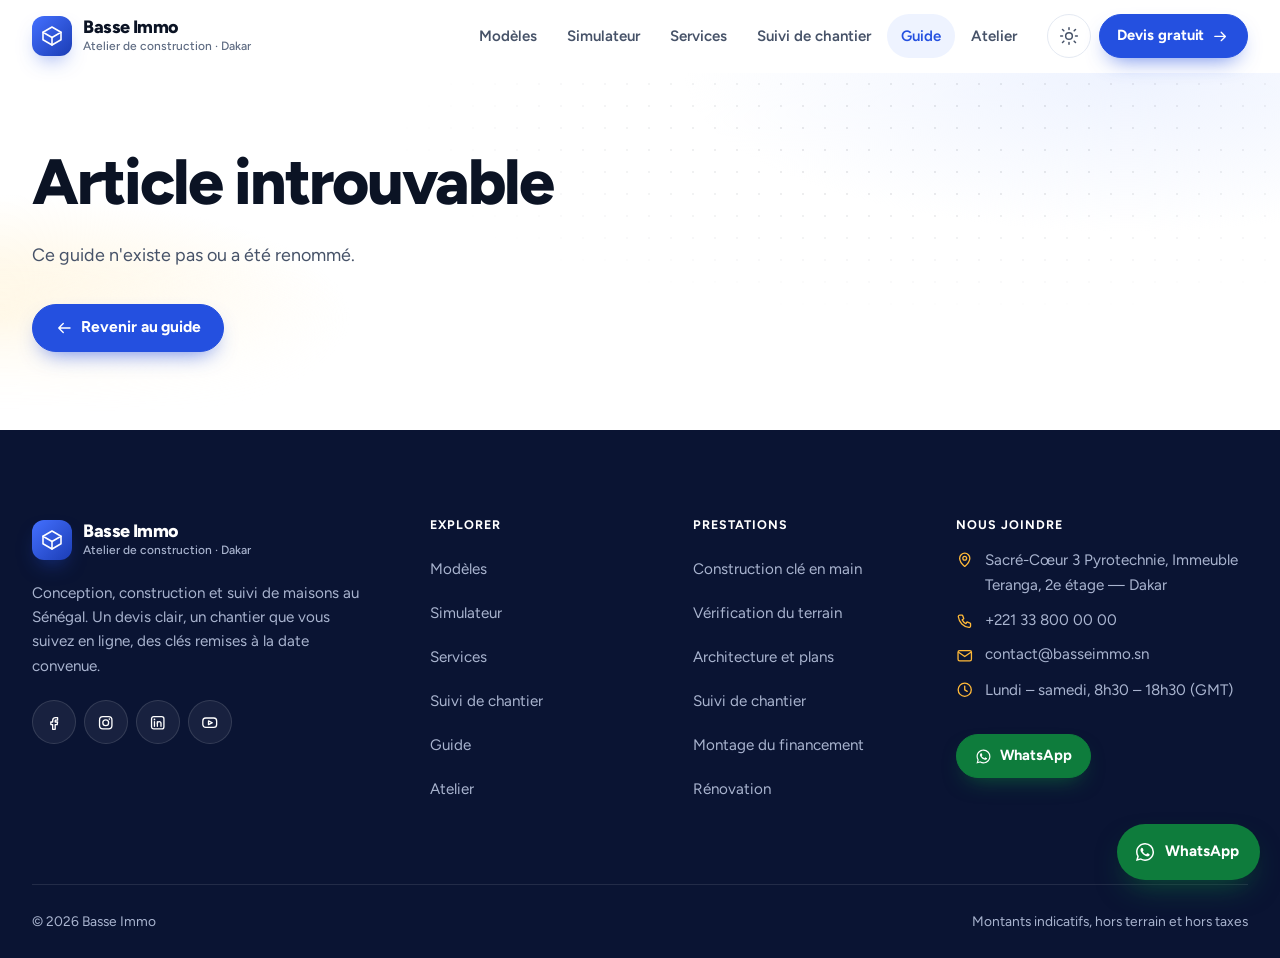
<file: article.html>
<!doctype html>
<html lang="fr">
<head>
<meta charset="utf-8">
<meta name="viewport" content="width=device-width, initial-scale=1">
<title>Guide | Basse Immo</title>
<meta name="description" content="Article du guide pratique Basse Immo sur la construction au Sénégal.">
<link rel="canonical" href="https://basseimmo.sn/article.html">
<meta name="theme-color" content="#FFFFFF">
<meta property="og:type" content="website">
<meta property="og:site_name" content="Basse Immo">
<meta property="og:locale" content="fr_SN">
<meta property="og:title" content="Guide | Basse Immo">
<meta property="og:description" content="Article du guide pratique Basse Immo sur la construction au Sénégal.">
<meta property="og:url" content="https://basseimmo.sn/article.html">
<meta property="og:image" content="https://basseimmo.sn/assets/img/og.png">
<meta name="twitter:card" content="summary_large_image">
<link rel="icon" href="assets/img/favicon.svg" type="image/svg+xml">
<link rel="preconnect" href="https://fonts.googleapis.com">
<link rel="preconnect" href="https://fonts.gstatic.com" crossorigin>
<link rel="stylesheet" href="https://fonts.googleapis.com/css2?family=Figtree:wght@400..800&display=swap">
<link rel="stylesheet" href="assets/css/style.css">
<script>
/* Applique le thème enregistré avant le premier rendu, pour éviter un flash clair. */
(function(){try{var t=localStorage.getItem('bi-theme');if(t==='dark'||t==='light'){document.documentElement.setAttribute('data-theme',t);}}catch(e){}})();
</script>
</head>
<body>
<a class="skip-link" href="#contenu">Aller au contenu</a>
<header class="header">
  <div class="container header__inner">
    <a class="brand" href="index.html" aria-label="Basse Immo, accueil">
      <span class="brand__mark"><svg viewBox="0 0 32 32" fill="none" stroke="currentColor" stroke-width="1.7" stroke-linejoin="round" stroke-linecap="round" aria-hidden="true"><path d="M16 4 28 11 16 18 4 11z"/><path d="M4 11v10l12 7V18"/><path d="M28 11v10l-12 7"/></svg></span>
      <span>
        <span class="brand__name">Basse Immo</span>
        <span class="brand__tag">Atelier de construction · Dakar</span>
      </span>
    </a>

    <nav class="nav" id="nav-principal" aria-label="Navigation principale">
      <ul class="nav__list">
        <li><a class="nav__link" href="modeles.html">Modèles</a></li>
        <li><a class="nav__link" href="simulateur.html">Simulateur</a></li>
        <li><a class="nav__link" href="services.html">Services</a></li>
        <li><a class="nav__link" href="suivi.html">Suivi de chantier</a></li>
        <li><a class="nav__link" href="guide.html">Guide</a></li>
        <li><a class="nav__link" href="a-propos.html">Atelier</a></li>
      </ul>
      <div class="nav__mobile-cta">
        <a class="btn btn--wa" data-wa="Bonjour Basse Immo, je souhaite échanger sur mon projet." href="#"><svg class="ico" aria-hidden="true"><use href="#i-whatsapp"></use></svg> Écrire sur WhatsApp</a>
        <a class="btn btn--line" href="contact.html">Demander un devis</a>
      </div>
    </nav>

    <div class="header__actions">
      <button class="theme-toggle" type="button" data-theme-toggle aria-label="Changer de thème">
        <svg class="ico ico--sun" aria-hidden="true"><use href="#i-sun"></use></svg>
        <svg class="ico ico--moon" aria-hidden="true"><use href="#i-moon"></use></svg>
      </button>
      <a class="btn btn--sm header__cta" href="contact.html">Devis gratuit <svg class="ico" aria-hidden="true"><use href="#i-arrow-right"></use></svg></a>
      <button class="burger" type="button" data-burger aria-expanded="false" aria-controls="nav-principal" aria-label="Ouvrir le menu"><svg class="ico" aria-hidden="true"><use href="#i-menu"></use></svg></button>
    </div>
  </div>
</header>

<main id="contenu">

<div id="article">
  <section class="page-head"><div class="container">
    <p class="label">Chargement de l'article…</p>
    <noscript><p>Cette page nécessite JavaScript. <a href="guide.html">Revenir au guide</a>.</p></noscript>
  </div></section>
</div>
</main>

<a class="wa-float" data-wa="Bonjour Basse Immo, je souhaite des informations." href="#" aria-label="Nous écrire sur WhatsApp">
  <svg class="ico" aria-hidden="true"><use href="#i-whatsapp"></use></svg><span>WhatsApp</span>
</a>

<footer class="footer">
  <div class="container">
    <div class="footer__grid">
      <div>
        <a class="brand" href="index.html">
          <span class="brand__mark"><svg viewBox="0 0 32 32" fill="none" stroke="currentColor" stroke-width="1.7" stroke-linejoin="round" stroke-linecap="round" aria-hidden="true"><path d="M16 4 28 11 16 18 4 11z"/><path d="M4 11v10l12 7V18"/><path d="M28 11v10l-12 7"/></svg></span>
          <span>
            <span class="brand__name">Basse Immo</span>
            <span class="brand__tag">Atelier de construction · Dakar</span>
          </span>
        </a>
        <p class="footer__about">Conception, construction et suivi de maisons au Sénégal. Un devis clair, un chantier que vous suivez en ligne, des clés remises à la date convenue.</p>
        <div class="social">
          <a href="#" data-social="facebook" aria-label="Facebook"><svg class="ico" aria-hidden="true"><use href="#i-facebook"></use></svg></a>
          <a href="#" data-social="instagram" aria-label="Instagram"><svg class="ico" aria-hidden="true"><use href="#i-instagram"></use></svg></a>
          <a href="#" data-social="linkedin" aria-label="LinkedIn"><svg class="ico" aria-hidden="true"><use href="#i-linkedin"></use></svg></a>
          <a href="#" data-social="youtube" aria-label="YouTube"><svg class="ico" aria-hidden="true"><use href="#i-youtube"></use></svg></a>
        </div>
      </div>

      <div>
        <h2>Explorer</h2>
        <ul><li><a href="modeles.html">Modèles</a></li><li><a href="simulateur.html">Simulateur</a></li><li><a href="services.html">Services</a></li><li><a href="suivi.html">Suivi de chantier</a></li><li><a href="guide.html">Guide</a></li><li><a href="a-propos.html">Atelier</a></li></ul>
      </div>

      <div>
        <h2>Prestations</h2>
        <ul>
          <li><a href="services.html#cle-en-main">Construction clé en main</a></li>
          <li><a href="services.html#foncier">Vérification du terrain</a></li>
          <li><a href="services.html#plans">Architecture et plans</a></li>
          <li><a href="services.html#suivi">Suivi de chantier</a></li>
          <li><a href="services.html#financement">Montage du financement</a></li>
          <li><a href="services.html#renovation">Rénovation</a></li>
        </ul>
      </div>

      <div>
        <h2>Nous joindre</h2>
        <ul class="footer__contact">
          <li><svg class="ico" aria-hidden="true"><use href="#i-map-pin"></use></svg><span data-bi="adresse"></span></li>
          <li><svg class="ico" aria-hidden="true"><use href="#i-phone"></use></svg><a data-href="tel" href="#"><span data-bi="tel"></span></a></li>
          <li><svg class="ico" aria-hidden="true"><use href="#i-mail"></use></svg><a data-href="email" href="#"><span data-bi="email"></span></a></li>
          <li><svg class="ico" aria-hidden="true"><use href="#i-clock"></use></svg><span data-bi="horaires"></span></li>
        </ul>
        <a class="btn btn--wa btn--sm" style="margin-top:1.2rem" data-wa="Bonjour Basse Immo, je souhaite des informations." href="#"><svg class="ico" aria-hidden="true"><use href="#i-whatsapp"></use></svg> WhatsApp</a>
      </div>
    </div>

    <div class="footer__bottom">
      <p>© <span data-bi="annee"></span> Basse Immo</p>
      <p>Montants indicatifs, hors terrain et hors taxes</p>
    </div>
  </div>
</footer>

<script src="assets/js/icons.js"></script>
<script src="assets/js/data.js"></script>
<script src="assets/js/moteur.js"></script>
<script src="assets/js/app.js"></script>
<script src="assets/js/article.js"></script>
</body>
</html>
</file>
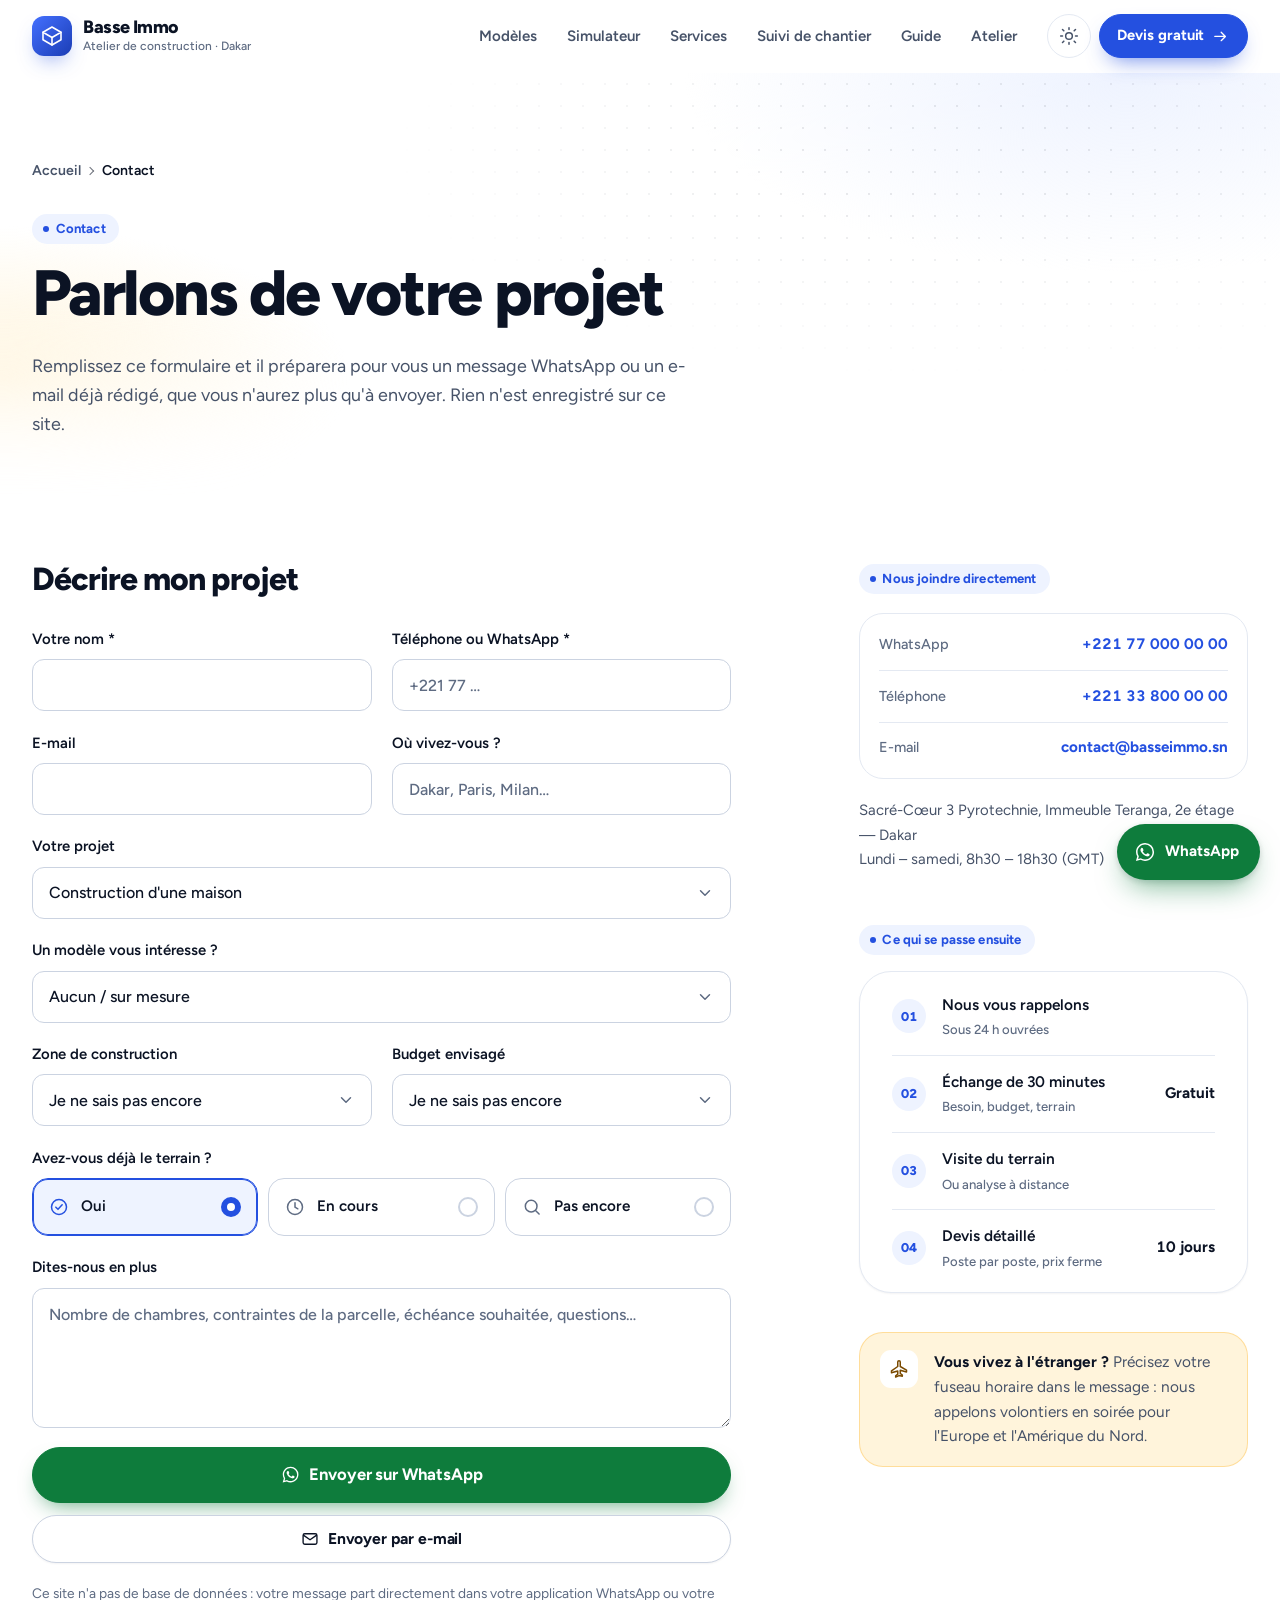
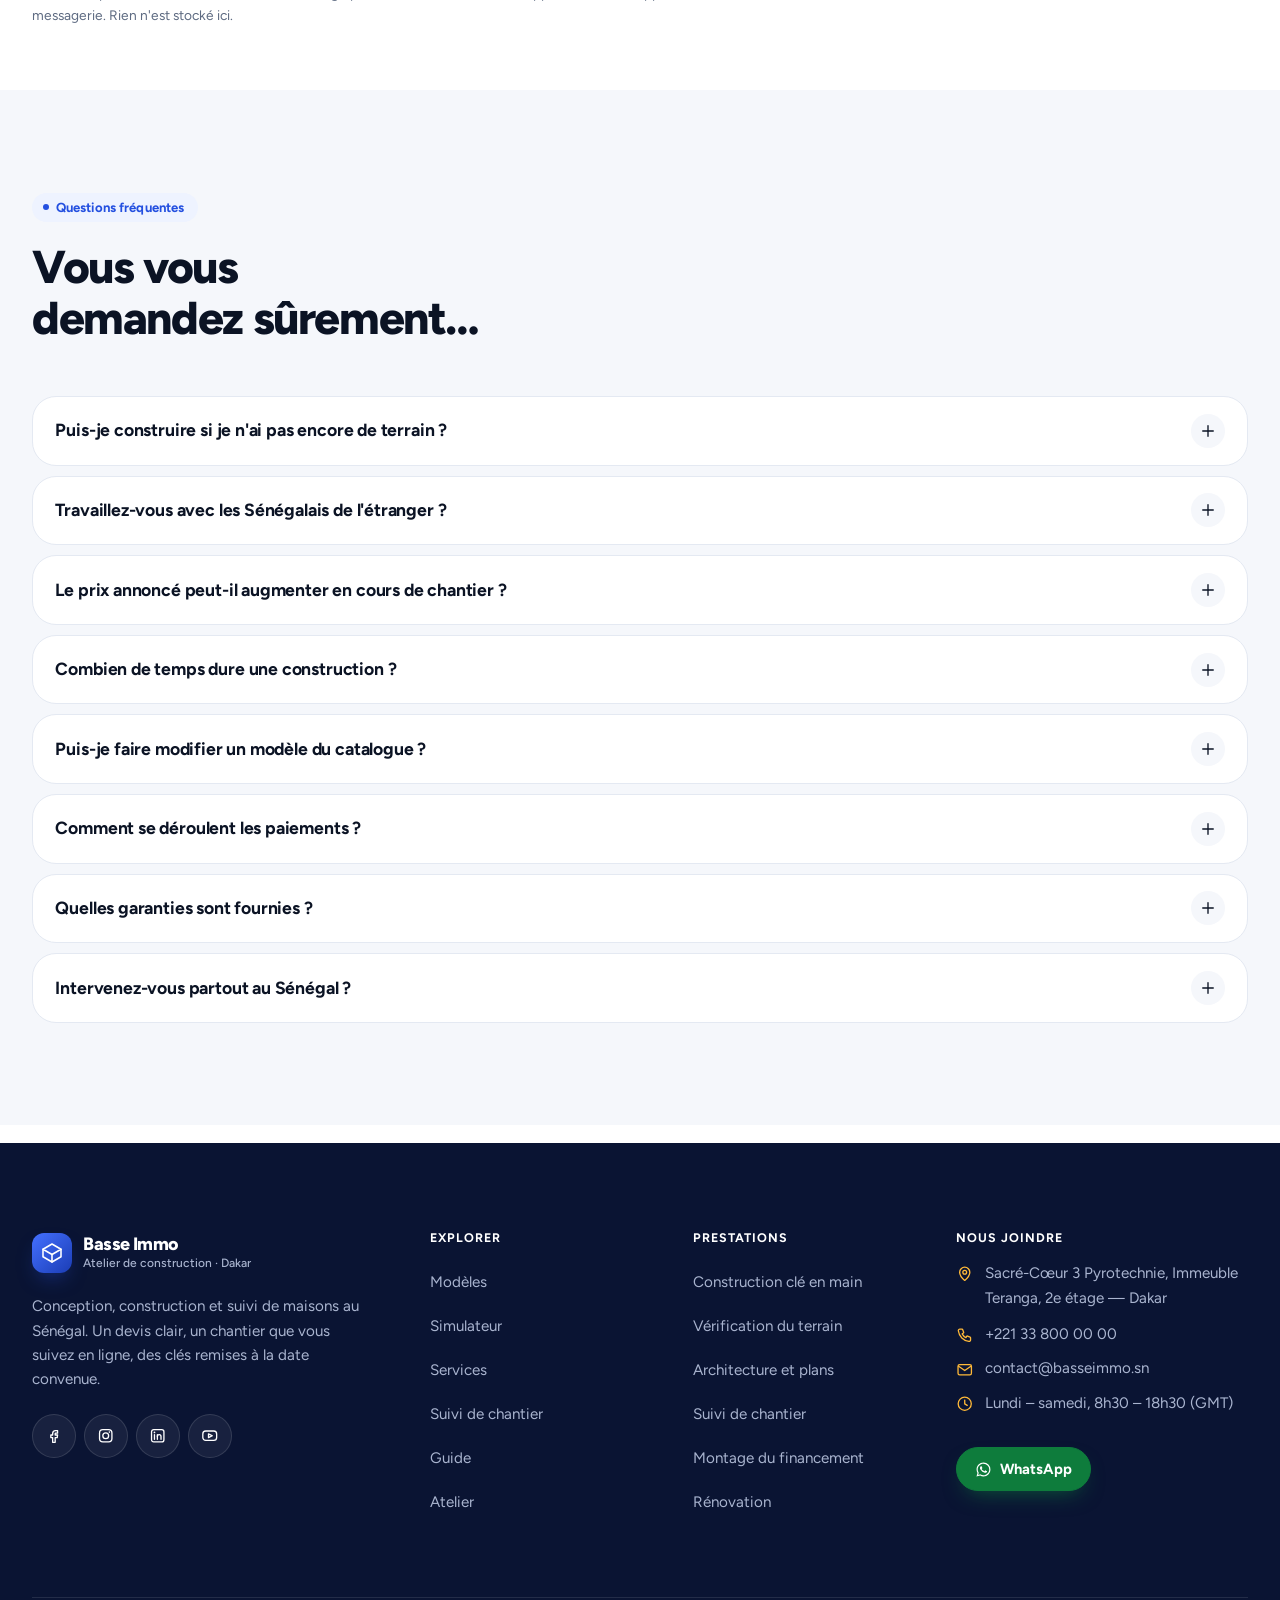
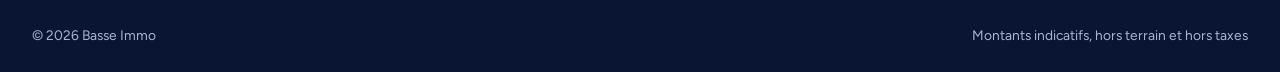
<file: contact.html>
<!doctype html>
<html lang="fr">
<head>
<meta charset="utf-8">
<meta name="viewport" content="width=device-width, initial-scale=1">
<title>Contact et demande de devis | Basse Immo</title>
<meta name="description" content="Demandez un devis de construction au Sénégal. Réponse sous dix jours ouvrés, ou immédiatement sur WhatsApp. Bureau à Dakar, intervention dans tout le pays.">
<link rel="canonical" href="https://basseimmo.sn/contact.html">
<meta name="theme-color" content="#FFFFFF">
<meta property="og:type" content="website">
<meta property="og:site_name" content="Basse Immo">
<meta property="og:locale" content="fr_SN">
<meta property="og:title" content="Contact et demande de devis | Basse Immo">
<meta property="og:description" content="Demandez un devis de construction au Sénégal. Réponse sous dix jours ouvrés, ou immédiatement sur WhatsApp. Bureau à Dakar, intervention dans tout le pays.">
<meta property="og:url" content="https://basseimmo.sn/contact.html">
<meta property="og:image" content="https://basseimmo.sn/assets/img/og.png">
<meta name="twitter:card" content="summary_large_image">
<link rel="icon" href="assets/img/favicon.svg" type="image/svg+xml">
<link rel="preconnect" href="https://fonts.googleapis.com">
<link rel="preconnect" href="https://fonts.gstatic.com" crossorigin>
<link rel="stylesheet" href="https://fonts.googleapis.com/css2?family=Figtree:wght@400..800&display=swap">
<link rel="stylesheet" href="assets/css/style.css">
<script>
/* Applique le thème enregistré avant le premier rendu, pour éviter un flash clair. */
(function(){try{var t=localStorage.getItem('bi-theme');if(t==='dark'||t==='light'){document.documentElement.setAttribute('data-theme',t);}}catch(e){}})();
</script>
</head>
<body>
<a class="skip-link" href="#contenu">Aller au contenu</a>
<header class="header">
  <div class="container header__inner">
    <a class="brand" href="index.html" aria-label="Basse Immo, accueil">
      <span class="brand__mark"><svg viewBox="0 0 32 32" fill="none" stroke="currentColor" stroke-width="1.7" stroke-linejoin="round" stroke-linecap="round" aria-hidden="true"><path d="M16 4 28 11 16 18 4 11z"/><path d="M4 11v10l12 7V18"/><path d="M28 11v10l-12 7"/></svg></span>
      <span>
        <span class="brand__name">Basse Immo</span>
        <span class="brand__tag">Atelier de construction · Dakar</span>
      </span>
    </a>

    <nav class="nav" id="nav-principal" aria-label="Navigation principale">
      <ul class="nav__list">
        <li><a class="nav__link" href="modeles.html">Modèles</a></li>
        <li><a class="nav__link" href="simulateur.html">Simulateur</a></li>
        <li><a class="nav__link" href="services.html">Services</a></li>
        <li><a class="nav__link" href="suivi.html">Suivi de chantier</a></li>
        <li><a class="nav__link" href="guide.html">Guide</a></li>
        <li><a class="nav__link" href="a-propos.html">Atelier</a></li>
      </ul>
      <div class="nav__mobile-cta">
        <a class="btn btn--wa" data-wa="Bonjour Basse Immo, je souhaite échanger sur mon projet." href="#"><svg class="ico" aria-hidden="true"><use href="#i-whatsapp"></use></svg> Écrire sur WhatsApp</a>
        <a class="btn btn--line" href="contact.html">Demander un devis</a>
      </div>
    </nav>

    <div class="header__actions">
      <button class="theme-toggle" type="button" data-theme-toggle aria-label="Changer de thème">
        <svg class="ico ico--sun" aria-hidden="true"><use href="#i-sun"></use></svg>
        <svg class="ico ico--moon" aria-hidden="true"><use href="#i-moon"></use></svg>
      </button>
      <a class="btn btn--sm header__cta" href="contact.html">Devis gratuit <svg class="ico" aria-hidden="true"><use href="#i-arrow-right"></use></svg></a>
      <button class="burger" type="button" data-burger aria-expanded="false" aria-controls="nav-principal" aria-label="Ouvrir le menu"><svg class="ico" aria-hidden="true"><use href="#i-menu"></use></svg></button>
    </div>
  </div>
</header>

<main id="contenu">
<section class="page-head">
  <div class="container">
    <ol class="crumbs"><li><a href="index.html">Accueil</a></li><li aria-current="page">Contact</li></ol>
    <p class="label label--accent" style="margin-bottom:1rem">Contact</p><h1>Parlons de votre projet</h1>
    <p>Remplissez ce formulaire et il préparera pour vous un message WhatsApp ou un e-mail déjà rédigé, que vous n'aurez plus qu'à envoyer. Rien n'est enregistré sur ce site.</p>
  </div>
</section>

<section class="section section--tight">
  <div class="container">
    <div class="grid12">

      <div class="c7">
        <h2 style="font-size:clamp(1.5rem,2.6vw,2rem)">Décrire mon projet</h2>
        <form id="form-contact" novalidate style="margin-top:1.8rem">
          <div class="cols cols--2" style="gap:0 20px">
            <div class="field">
              <label for="f-nom">Votre nom *</label>
              <input class="input" id="f-nom" name="nom" type="text" autocomplete="name" required>
            </div>
            <div class="field">
              <label for="f-tel">Téléphone ou WhatsApp *</label>
              <input class="input" id="f-tel" name="tel" type="tel" autocomplete="tel" placeholder="+221 77 …" required>
            </div>
          </div>
          <div class="cols cols--2" style="gap:0 20px">
            <div class="field">
              <label for="f-email">E-mail</label>
              <input class="input" id="f-email" name="email" type="email" autocomplete="email">
            </div>
            <div class="field">
              <label for="f-pays">Où vivez-vous&nbsp;?</label>
              <input class="input" id="f-pays" name="pays" type="text" placeholder="Dakar, Paris, Milan…" autocomplete="country-name">
            </div>
          </div>
          <div class="field">
            <label for="f-projet">Votre projet</label>
            <select class="select" id="f-projet" name="projet"></select>
          </div>
          <div class="field">
            <label for="f-modele">Un modèle vous intéresse&nbsp;?</label>
            <select class="select" id="f-modele" name="modele"></select>
          </div>
          <div class="cols cols--2" style="gap:0 20px">
            <div class="field">
              <label for="f-zone">Zone de construction</label>
              <select class="select" id="f-zone" name="zone"></select>
            </div>
            <div class="field">
              <label for="f-budget">Budget envisagé</label>
              <select class="select" id="f-budget" name="budget">
                <option value="">Je ne sais pas encore</option>
                <option>Moins de 20 M FCFA</option>
                <option>20 à 40 M FCFA</option>
                <option>40 à 70 M FCFA</option>
                <option>70 à 120 M FCFA</option>
                <option>Plus de 120 M FCFA</option>
              </select>
            </div>
          </div>
          <div class="field">
            <span class="field-label" id="lbl-terrain">Avez-vous déjà le terrain&nbsp;?</span>
            <div class="choices choices--3" role="radiogroup" aria-labelledby="lbl-terrain">
              <label class="choice"><input type="radio" name="terrain" value="Oui, terrain acquis" checked><svg class="ico" aria-hidden="true"><use href="#i-check-circle"></use></svg><span class="choice__label">Oui</span></label>
              <label class="choice"><input type="radio" name="terrain" value="En cours d'acquisition"><svg class="ico" aria-hidden="true"><use href="#i-clock"></use></svg><span class="choice__label">En cours</span></label>
              <label class="choice"><input type="radio" name="terrain" value="Pas encore de terrain"><svg class="ico" aria-hidden="true"><use href="#i-search"></use></svg><span class="choice__label">Pas encore</span></label>
            </div>
          </div>
          <div class="field">
            <label for="f-message">Dites-nous en plus</label>
            <textarea class="textarea" id="f-message" name="message" placeholder="Nombre de chambres, contraintes de la parcelle, échéance souhaitée, questions…"></textarea>
          </div>
          <p id="form-erreur" role="alert" style="display:none;color:var(--danger);font-size:.9rem;font-weight:550;margin-bottom:.9rem"></p>
          <div class="stack">
            <button class="btn btn--wa btn--block btn--lg" type="submit" id="envoi-wa"><svg class="ico" aria-hidden="true"><use href="#i-whatsapp"></use></svg> Envoyer sur WhatsApp</button>
            <button class="btn btn--line btn--block" type="button" id="envoi-mail"><svg class="ico" aria-hidden="true"><use href="#i-mail"></use></svg> Envoyer par e-mail</button>
          </div>
          <p class="fine" style="margin-top:1.2rem">Ce site n'a pas de base de données : votre message part directement dans votre application WhatsApp ou votre messagerie. Rien n'est stocké ici.</p>
        </form>
      </div>

      <div class="c4 start9">
        <p class="label label--accent" style="margin-bottom:1.2rem">Nous joindre directement</p>
        <dl class="specs">
          <div><dt>WhatsApp</dt><dd><a data-wa="Bonjour Basse Immo," href="#"><span data-bi="whatsapp"></span></a></dd></div>
          <div><dt>Téléphone</dt><dd><a data-href="tel" href="#"><span data-bi="tel"></span></a></dd></div>
          <div><dt>E-mail</dt><dd><a data-href="email" href="#"><span data-bi="email"></span></a></dd></div>
        </dl>
        <p style="margin-top:1.2rem;font-size:.93rem;color:var(--ink-soft)"><span data-bi="adresse"></span><br><span data-bi="horaires"></span></p>

        <p class="label label--accent" style="margin:2.4rem 0 1rem">Ce qui se passe ensuite</p>
        <div class="card" style="padding-block:.4rem">
          <div class="sched-row"><span class="sched-row__dot">01</span><span>Nous vous rappelons<small>Sous 24 h ouvrées</small></span><strong></strong></div>
          <div class="sched-row"><span class="sched-row__dot">02</span><span>Échange de 30 minutes<small>Besoin, budget, terrain</small></span><strong>Gratuit</strong></div>
          <div class="sched-row"><span class="sched-row__dot">03</span><span>Visite du terrain<small>Ou analyse à distance</small></span><strong></strong></div>
          <div class="sched-row"><span class="sched-row__dot">04</span><span>Devis détaillé<small>Poste par poste, prix ferme</small></span><strong>10 jours</strong></div>
        </div>

        <div class="note" style="margin-top:2.4rem">
          <svg class="ico" aria-hidden="true"><use href="#i-plane"></use></svg>
          <p><strong>Vous vivez à l'étranger&nbsp;?</strong> Précisez votre fuseau horaire dans le message : nous appelons volontiers en soirée pour l'Europe et l'Amérique du Nord.</p>
        </div>
      </div>

    </div>
  </div>
</section>

<section class="section section--paper2">
  <div class="container">
  <div class="shead shead--split">
    <div class="shead__top"><span class="idx">—</span><span class="label">Questions fréquentes</span></div>
    <div><h2>Vous vous demandez sûrement…</h2></div>
    <div>
    </div>
  </div>
    <div class="accordion">
      <div class="acc-item">
        <h3 style="margin:0"><button class="acc-btn" type="button" aria-expanded="false" id="faq-1">Puis-je construire si je n'ai pas encore de terrain&nbsp;? <svg class="ico" aria-hidden="true"><use href="#i-plus"></use></svg></button></h3>
        <div class="acc-panel" role="region" aria-labelledby="faq-1"><div><p>Oui. Nous vous aidons à définir la zone et le budget terrain cohérents avec votre projet, puis nous vérifions le statut juridique de la parcelle que vous aurez repérée avant que vous ne versiez le moindre acompte.</p></div></div>
      </div>
      <div class="acc-item">
        <h3 style="margin:0"><button class="acc-btn" type="button" aria-expanded="false" id="faq-2">Travaillez-vous avec les Sénégalais de l'étranger&nbsp;? <svg class="ico" aria-hidden="true"><use href="#i-plus"></use></svg></button></h3>
        <div class="acc-panel" role="region" aria-labelledby="faq-2"><div><p>C'est une grande partie de notre activité. Tout se pilote à distance : signature électronique, procuration notariée établie au consulat, espace de suivi en ligne avec photos hebdomadaires, et visite du chantier en visioconférence sur rendez-vous.</p></div></div>
      </div>
      <div class="acc-item">
        <h3 style="margin:0"><button class="acc-btn" type="button" aria-expanded="false" id="faq-3">Le prix annoncé peut-il augmenter en cours de chantier&nbsp;? <svg class="ico" aria-hidden="true"><use href="#i-plus"></use></svg></button></h3>
        <div class="acc-panel" role="region" aria-labelledby="faq-3"><div><p>Le marché est signé à prix ferme. Il ne bouge que si vous demandez une modification, et dans ce cas un avenant chiffré est signé avant toute exécution. Aucun travail supplémentaire n'est engagé sans votre accord écrit.</p></div></div>
      </div>
      <div class="acc-item">
        <h3 style="margin:0"><button class="acc-btn" type="button" aria-expanded="false" id="faq-4">Combien de temps dure une construction&nbsp;? <svg class="ico" aria-hidden="true"><use href="#i-plus"></use></svg></button></h3>
        <div class="acc-panel" role="region" aria-labelledby="faq-4"><div><p>Environ six à huit mois pour un plain-pied, neuf à douze mois pour un R+1, douze à dix-huit mois pour un R+2 ou un immeuble. Le permis de construire s'ajoute en amont, comptez un à trois mois.</p></div></div>
      </div>
      <div class="acc-item">
        <h3 style="margin:0"><button class="acc-btn" type="button" aria-expanded="false" id="faq-5">Puis-je faire modifier un modèle du catalogue&nbsp;? <svg class="ico" aria-hidden="true"><use href="#i-plus"></use></svg></button></h3>
        <div class="acc-panel" role="region" aria-labelledby="faq-5"><div><p>Oui, et c'est même le cas le plus fréquent. Les modèles sont des points de départ : on ajuste le nombre de chambres, l'orientation, la façade et l'implantation à la forme réelle de votre parcelle.</p></div></div>
      </div>
      <div class="acc-item">
        <h3 style="margin:0"><button class="acc-btn" type="button" aria-expanded="false" id="faq-6">Comment se déroulent les paiements&nbsp;? <svg class="ico" aria-hidden="true"><use href="#i-plus"></use></svg></button></h3>
        <div class="acc-panel" role="region" aria-labelledby="faq-6"><div><p>Par phases validées, jamais à l'avance. Dix pour cent au lancement, puis des tranches libérées après constat d'avancement, et cinq pour cent seulement à la réception et à la levée des réserves.</p></div></div>
      </div>
      <div class="acc-item">
        <h3 style="margin:0"><button class="acc-btn" type="button" aria-expanded="false" id="faq-7">Quelles garanties sont fournies&nbsp;? <svg class="ico" aria-hidden="true"><use href="#i-plus"></use></svg></button></h3>
        <div class="acc-panel" role="region" aria-labelledby="faq-7"><div><p>La garantie de parfait achèvement pendant un an, la garantie biennale sur les équipements et la garantie décennale sur la structure. Les attestations des entreprises vous sont remises avec le dossier des ouvrages exécutés.</p></div></div>
      </div>
      <div class="acc-item">
        <h3 style="margin:0"><button class="acc-btn" type="button" aria-expanded="false" id="faq-8">Intervenez-vous partout au Sénégal&nbsp;? <svg class="ico" aria-hidden="true"><use href="#i-plus"></use></svg></button></h3>
        <div class="acc-panel" role="region" aria-labelledby="faq-8"><div><p>Oui, de Saint-Louis à Ziguinchor. Le coût de construction varie selon l'éloignement, en raison du transport des matériaux et de l'hébergement des équipes : le simulateur en tient compte automatiquement.</p></div></div>
      </div>
    </div>
  </div>
</section>
</main>

<a class="wa-float" data-wa="Bonjour Basse Immo, je souhaite des informations." href="#" aria-label="Nous écrire sur WhatsApp">
  <svg class="ico" aria-hidden="true"><use href="#i-whatsapp"></use></svg><span>WhatsApp</span>
</a>

<footer class="footer">
  <div class="container">
    <div class="footer__grid">
      <div>
        <a class="brand" href="index.html">
          <span class="brand__mark"><svg viewBox="0 0 32 32" fill="none" stroke="currentColor" stroke-width="1.7" stroke-linejoin="round" stroke-linecap="round" aria-hidden="true"><path d="M16 4 28 11 16 18 4 11z"/><path d="M4 11v10l12 7V18"/><path d="M28 11v10l-12 7"/></svg></span>
          <span>
            <span class="brand__name">Basse Immo</span>
            <span class="brand__tag">Atelier de construction · Dakar</span>
          </span>
        </a>
        <p class="footer__about">Conception, construction et suivi de maisons au Sénégal. Un devis clair, un chantier que vous suivez en ligne, des clés remises à la date convenue.</p>
        <div class="social">
          <a href="#" data-social="facebook" aria-label="Facebook"><svg class="ico" aria-hidden="true"><use href="#i-facebook"></use></svg></a>
          <a href="#" data-social="instagram" aria-label="Instagram"><svg class="ico" aria-hidden="true"><use href="#i-instagram"></use></svg></a>
          <a href="#" data-social="linkedin" aria-label="LinkedIn"><svg class="ico" aria-hidden="true"><use href="#i-linkedin"></use></svg></a>
          <a href="#" data-social="youtube" aria-label="YouTube"><svg class="ico" aria-hidden="true"><use href="#i-youtube"></use></svg></a>
        </div>
      </div>

      <div>
        <h2>Explorer</h2>
        <ul><li><a href="modeles.html">Modèles</a></li><li><a href="simulateur.html">Simulateur</a></li><li><a href="services.html">Services</a></li><li><a href="suivi.html">Suivi de chantier</a></li><li><a href="guide.html">Guide</a></li><li><a href="a-propos.html">Atelier</a></li></ul>
      </div>

      <div>
        <h2>Prestations</h2>
        <ul>
          <li><a href="services.html#cle-en-main">Construction clé en main</a></li>
          <li><a href="services.html#foncier">Vérification du terrain</a></li>
          <li><a href="services.html#plans">Architecture et plans</a></li>
          <li><a href="services.html#suivi">Suivi de chantier</a></li>
          <li><a href="services.html#financement">Montage du financement</a></li>
          <li><a href="services.html#renovation">Rénovation</a></li>
        </ul>
      </div>

      <div>
        <h2>Nous joindre</h2>
        <ul class="footer__contact">
          <li><svg class="ico" aria-hidden="true"><use href="#i-map-pin"></use></svg><span data-bi="adresse"></span></li>
          <li><svg class="ico" aria-hidden="true"><use href="#i-phone"></use></svg><a data-href="tel" href="#"><span data-bi="tel"></span></a></li>
          <li><svg class="ico" aria-hidden="true"><use href="#i-mail"></use></svg><a data-href="email" href="#"><span data-bi="email"></span></a></li>
          <li><svg class="ico" aria-hidden="true"><use href="#i-clock"></use></svg><span data-bi="horaires"></span></li>
        </ul>
        <a class="btn btn--wa btn--sm" style="margin-top:1.2rem" data-wa="Bonjour Basse Immo, je souhaite des informations." href="#"><svg class="ico" aria-hidden="true"><use href="#i-whatsapp"></use></svg> WhatsApp</a>
      </div>
    </div>

    <div class="footer__bottom">
      <p>© <span data-bi="annee"></span> Basse Immo</p>
      <p>Montants indicatifs, hors terrain et hors taxes</p>
    </div>
  </div>
</footer>

<script src="assets/js/icons.js"></script>
<script src="assets/js/data.js"></script>
<script src="assets/js/moteur.js"></script>
<script src="assets/js/app.js"></script>
<script src="assets/js/contact.js"></script>
</body>
</html>
</file>
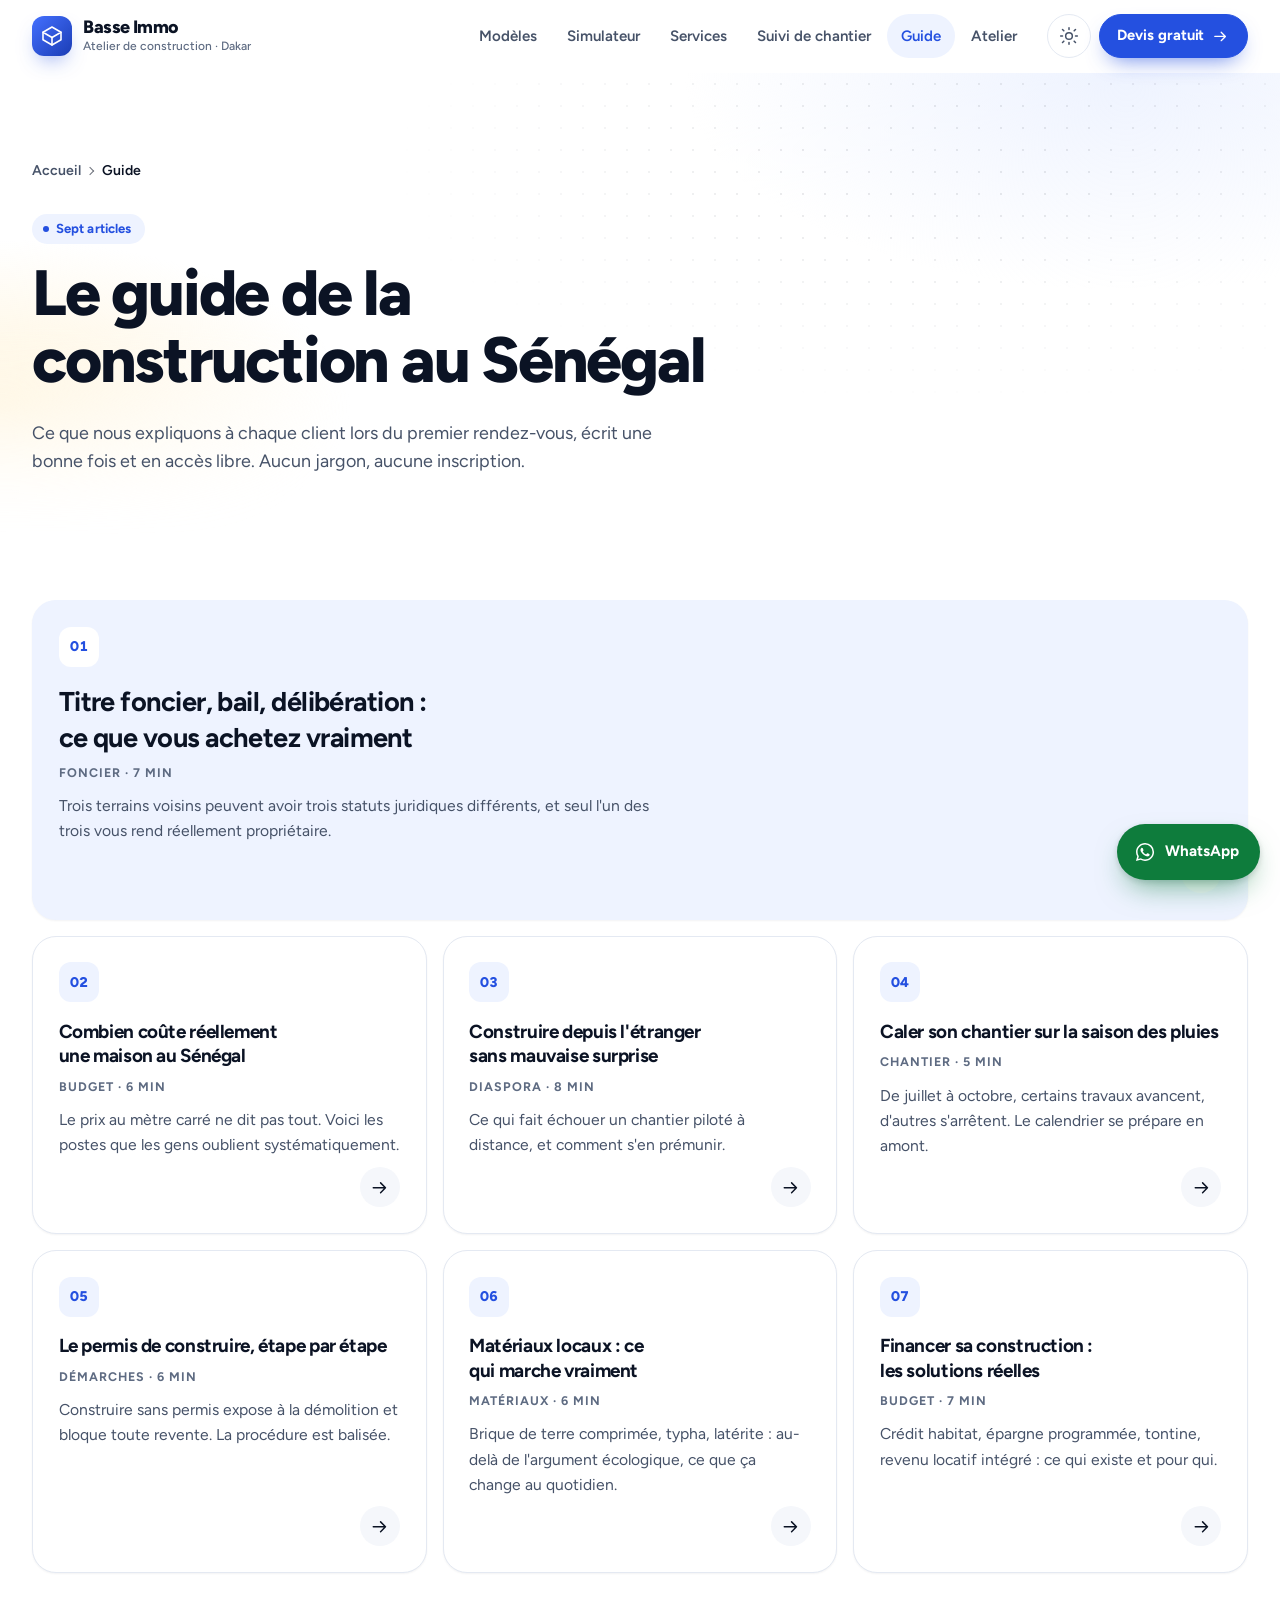
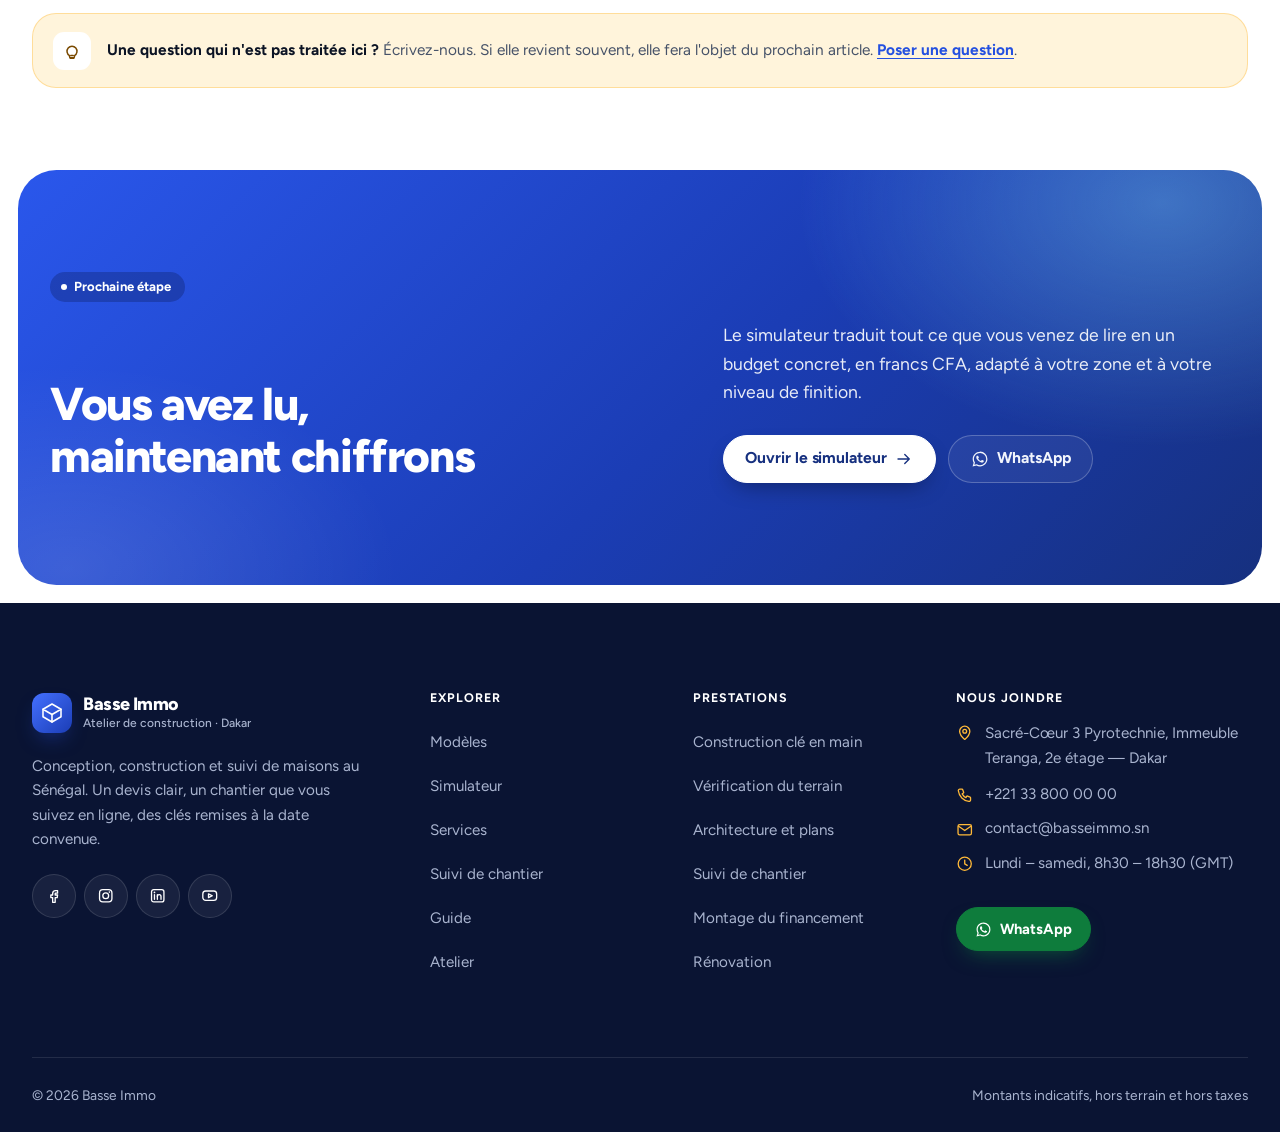
<file: guide.html>
<!doctype html>
<html lang="fr">
<head>
<meta charset="utf-8">
<meta name="viewport" content="width=device-width, initial-scale=1">
<title>Guide pratique de la construction au Sénégal | Basse Immo</title>
<meta name="description" content="Foncier, budget, permis de construire, hivernage, matériaux locaux et financement : sept guides pratiques pour construire au Sénégal sans mauvaise surprise.">
<link rel="canonical" href="https://basseimmo.sn/guide.html">
<meta name="theme-color" content="#FFFFFF">
<meta property="og:type" content="website">
<meta property="og:site_name" content="Basse Immo">
<meta property="og:locale" content="fr_SN">
<meta property="og:title" content="Guide pratique de la construction au Sénégal | Basse Immo">
<meta property="og:description" content="Foncier, budget, permis de construire, hivernage, matériaux locaux et financement : sept guides pratiques pour construire au Sénégal sans mauvaise surprise.">
<meta property="og:url" content="https://basseimmo.sn/guide.html">
<meta property="og:image" content="https://basseimmo.sn/assets/img/og.png">
<meta name="twitter:card" content="summary_large_image">
<link rel="icon" href="assets/img/favicon.svg" type="image/svg+xml">
<link rel="preconnect" href="https://fonts.googleapis.com">
<link rel="preconnect" href="https://fonts.gstatic.com" crossorigin>
<link rel="stylesheet" href="https://fonts.googleapis.com/css2?family=Figtree:wght@400..800&display=swap">
<link rel="stylesheet" href="assets/css/style.css">
<script>
/* Applique le thème enregistré avant le premier rendu, pour éviter un flash clair. */
(function(){try{var t=localStorage.getItem('bi-theme');if(t==='dark'||t==='light'){document.documentElement.setAttribute('data-theme',t);}}catch(e){}})();
</script>
</head>
<body>
<a class="skip-link" href="#contenu">Aller au contenu</a>
<header class="header">
  <div class="container header__inner">
    <a class="brand" href="index.html" aria-label="Basse Immo, accueil">
      <span class="brand__mark"><svg viewBox="0 0 32 32" fill="none" stroke="currentColor" stroke-width="1.7" stroke-linejoin="round" stroke-linecap="round" aria-hidden="true"><path d="M16 4 28 11 16 18 4 11z"/><path d="M4 11v10l12 7V18"/><path d="M28 11v10l-12 7"/></svg></span>
      <span>
        <span class="brand__name">Basse Immo</span>
        <span class="brand__tag">Atelier de construction · Dakar</span>
      </span>
    </a>

    <nav class="nav" id="nav-principal" aria-label="Navigation principale">
      <ul class="nav__list">
        <li><a class="nav__link" href="modeles.html">Modèles</a></li>
        <li><a class="nav__link" href="simulateur.html">Simulateur</a></li>
        <li><a class="nav__link" href="services.html">Services</a></li>
        <li><a class="nav__link" href="suivi.html">Suivi de chantier</a></li>
        <li><a class="nav__link" href="guide.html">Guide</a></li>
        <li><a class="nav__link" href="a-propos.html">Atelier</a></li>
      </ul>
      <div class="nav__mobile-cta">
        <a class="btn btn--wa" data-wa="Bonjour Basse Immo, je souhaite échanger sur mon projet." href="#"><svg class="ico" aria-hidden="true"><use href="#i-whatsapp"></use></svg> Écrire sur WhatsApp</a>
        <a class="btn btn--line" href="contact.html">Demander un devis</a>
      </div>
    </nav>

    <div class="header__actions">
      <button class="theme-toggle" type="button" data-theme-toggle aria-label="Changer de thème">
        <svg class="ico ico--sun" aria-hidden="true"><use href="#i-sun"></use></svg>
        <svg class="ico ico--moon" aria-hidden="true"><use href="#i-moon"></use></svg>
      </button>
      <a class="btn btn--sm header__cta" href="contact.html">Devis gratuit <svg class="ico" aria-hidden="true"><use href="#i-arrow-right"></use></svg></a>
      <button class="burger" type="button" data-burger aria-expanded="false" aria-controls="nav-principal" aria-label="Ouvrir le menu"><svg class="ico" aria-hidden="true"><use href="#i-menu"></use></svg></button>
    </div>
  </div>
</header>

<main id="contenu">
<section class="page-head">
  <div class="container">
    <ol class="crumbs"><li><a href="index.html">Accueil</a></li><li aria-current="page">Guide</li></ol>
    <p class="label label--accent" style="margin-bottom:1rem">Sept articles</p><h1>Le guide de la construction au Sénégal</h1>
    <p>Ce que nous expliquons à chaque client lors du premier rendez-vous, écrit une bonne fois et en accès libre. Aucun jargon, aucune inscription.</p>
  </div>
</section>

<section class="section section--tight">
  <div class="container">
    <h2 class="visually-hidden">Tous les articles du guide</h2>
    <div class="entries entries--featured">
      <a class="entry" href="article.html?id=statuts-terrain" data-reveal>
        <span class="entry__idx">01</span>
        <div>
          <h3 class="entry__title">Titre foncier, bail, délibération : ce que vous achetez vraiment</h3>
          <p class="label" style="margin-top:.5rem">Foncier · 7 min</p>
        </div>
        <p class="entry__desc">Trois terrains voisins peuvent avoir trois statuts juridiques différents, et seul l'un des trois vous rend réellement propriétaire.</p>
        <span class="entry__go"><svg class="ico" aria-hidden="true"><use href="#i-arrow-right"></use></svg></span>
      </a>
      <a class="entry" href="article.html?id=cout-2026" data-reveal>
        <span class="entry__idx">02</span>
        <div>
          <h3 class="entry__title">Combien coûte réellement une maison au Sénégal</h3>
          <p class="label" style="margin-top:.5rem">Budget · 6 min</p>
        </div>
        <p class="entry__desc">Le prix au mètre carré ne dit pas tout. Voici les postes que les gens oublient systématiquement.</p>
        <span class="entry__go"><svg class="ico" aria-hidden="true"><use href="#i-arrow-right"></use></svg></span>
      </a>
      <a class="entry" href="article.html?id=diaspora" data-reveal>
        <span class="entry__idx">03</span>
        <div>
          <h3 class="entry__title">Construire depuis l'étranger sans mauvaise surprise</h3>
          <p class="label" style="margin-top:.5rem">Diaspora · 8 min</p>
        </div>
        <p class="entry__desc">Ce qui fait échouer un chantier piloté à distance, et comment s'en prémunir.</p>
        <span class="entry__go"><svg class="ico" aria-hidden="true"><use href="#i-arrow-right"></use></svg></span>
      </a>
      <a class="entry" href="article.html?id=hivernage" data-reveal>
        <span class="entry__idx">04</span>
        <div>
          <h3 class="entry__title">Caler son chantier sur la saison des pluies</h3>
          <p class="label" style="margin-top:.5rem">Chantier · 5 min</p>
        </div>
        <p class="entry__desc">De juillet à octobre, certains travaux avancent, d'autres s'arrêtent. Le calendrier se prépare en amont.</p>
        <span class="entry__go"><svg class="ico" aria-hidden="true"><use href="#i-arrow-right"></use></svg></span>
      </a>
      <a class="entry" href="article.html?id=permis" data-reveal>
        <span class="entry__idx">05</span>
        <div>
          <h3 class="entry__title">Le permis de construire, étape par étape</h3>
          <p class="label" style="margin-top:.5rem">Démarches · 6 min</p>
        </div>
        <p class="entry__desc">Construire sans permis expose à la démolition et bloque toute revente. La procédure est balisée.</p>
        <span class="entry__go"><svg class="ico" aria-hidden="true"><use href="#i-arrow-right"></use></svg></span>
      </a>
      <a class="entry" href="article.html?id=materiaux-locaux" data-reveal>
        <span class="entry__idx">06</span>
        <div>
          <h3 class="entry__title">Matériaux locaux : ce qui marche vraiment</h3>
          <p class="label" style="margin-top:.5rem">Matériaux · 6 min</p>
        </div>
        <p class="entry__desc">Brique de terre comprimée, typha, latérite : au-delà de l'argument écologique, ce que ça change au quotidien.</p>
        <span class="entry__go"><svg class="ico" aria-hidden="true"><use href="#i-arrow-right"></use></svg></span>
      </a>
      <a class="entry" href="article.html?id=financement" data-reveal>
        <span class="entry__idx">07</span>
        <div>
          <h3 class="entry__title">Financer sa construction : les solutions réelles</h3>
          <p class="label" style="margin-top:.5rem">Budget · 7 min</p>
        </div>
        <p class="entry__desc">Crédit habitat, épargne programmée, tontine, revenu locatif intégré : ce qui existe et pour qui.</p>
        <span class="entry__go"><svg class="ico" aria-hidden="true"><use href="#i-arrow-right"></use></svg></span>
      </a>
    </div>

    <div class="note" style="margin-top:2.5rem" data-reveal>
      <svg class="ico" aria-hidden="true"><use href="#i-lightbulb"></use></svg>
      <p><strong>Une question qui n'est pas traitée ici&nbsp;?</strong> Écrivez-nous. Si elle revient souvent, elle fera l'objet du prochain article. <a href="contact.html">Poser une question</a>.</p>
    </div>
  </div>
</section>
<section class="section plate plate--clay">
  <div class="container">
    <div class="shead shead--split" style="margin-bottom:0">
      <div class="shead__top">
        <span class="label">Prochaine étape</span>
      </div>
      <div>
        <h2>Vous avez lu, maintenant chiffrons</h2>
      </div>
      <div>
        <p class="shead__lead" style="margin-bottom:1.8rem">Le simulateur traduit tout ce que vous venez de lire en un budget concret, en francs CFA, adapté à votre zone et à votre niveau de finition.</p>
        <div class="row">
          <a class="btn" href="simulateur.html">Ouvrir le simulateur <svg class="ico" aria-hidden="true"><use href="#i-arrow-right"></use></svg></a>
          <a class="btn btn--line" data-wa="Bonjour Basse Immo, je souhaite parler de mon projet." href="#"><svg class="ico" aria-hidden="true"><use href="#i-whatsapp"></use></svg> WhatsApp</a>
        </div>
      </div>
    </div>
  </div>
</section>
</main>

<a class="wa-float" data-wa="Bonjour Basse Immo, je souhaite des informations." href="#" aria-label="Nous écrire sur WhatsApp">
  <svg class="ico" aria-hidden="true"><use href="#i-whatsapp"></use></svg><span>WhatsApp</span>
</a>

<footer class="footer">
  <div class="container">
    <div class="footer__grid">
      <div>
        <a class="brand" href="index.html">
          <span class="brand__mark"><svg viewBox="0 0 32 32" fill="none" stroke="currentColor" stroke-width="1.7" stroke-linejoin="round" stroke-linecap="round" aria-hidden="true"><path d="M16 4 28 11 16 18 4 11z"/><path d="M4 11v10l12 7V18"/><path d="M28 11v10l-12 7"/></svg></span>
          <span>
            <span class="brand__name">Basse Immo</span>
            <span class="brand__tag">Atelier de construction · Dakar</span>
          </span>
        </a>
        <p class="footer__about">Conception, construction et suivi de maisons au Sénégal. Un devis clair, un chantier que vous suivez en ligne, des clés remises à la date convenue.</p>
        <div class="social">
          <a href="#" data-social="facebook" aria-label="Facebook"><svg class="ico" aria-hidden="true"><use href="#i-facebook"></use></svg></a>
          <a href="#" data-social="instagram" aria-label="Instagram"><svg class="ico" aria-hidden="true"><use href="#i-instagram"></use></svg></a>
          <a href="#" data-social="linkedin" aria-label="LinkedIn"><svg class="ico" aria-hidden="true"><use href="#i-linkedin"></use></svg></a>
          <a href="#" data-social="youtube" aria-label="YouTube"><svg class="ico" aria-hidden="true"><use href="#i-youtube"></use></svg></a>
        </div>
      </div>

      <div>
        <h2>Explorer</h2>
        <ul><li><a href="modeles.html">Modèles</a></li><li><a href="simulateur.html">Simulateur</a></li><li><a href="services.html">Services</a></li><li><a href="suivi.html">Suivi de chantier</a></li><li><a href="guide.html">Guide</a></li><li><a href="a-propos.html">Atelier</a></li></ul>
      </div>

      <div>
        <h2>Prestations</h2>
        <ul>
          <li><a href="services.html#cle-en-main">Construction clé en main</a></li>
          <li><a href="services.html#foncier">Vérification du terrain</a></li>
          <li><a href="services.html#plans">Architecture et plans</a></li>
          <li><a href="services.html#suivi">Suivi de chantier</a></li>
          <li><a href="services.html#financement">Montage du financement</a></li>
          <li><a href="services.html#renovation">Rénovation</a></li>
        </ul>
      </div>

      <div>
        <h2>Nous joindre</h2>
        <ul class="footer__contact">
          <li><svg class="ico" aria-hidden="true"><use href="#i-map-pin"></use></svg><span data-bi="adresse"></span></li>
          <li><svg class="ico" aria-hidden="true"><use href="#i-phone"></use></svg><a data-href="tel" href="#"><span data-bi="tel"></span></a></li>
          <li><svg class="ico" aria-hidden="true"><use href="#i-mail"></use></svg><a data-href="email" href="#"><span data-bi="email"></span></a></li>
          <li><svg class="ico" aria-hidden="true"><use href="#i-clock"></use></svg><span data-bi="horaires"></span></li>
        </ul>
        <a class="btn btn--wa btn--sm" style="margin-top:1.2rem" data-wa="Bonjour Basse Immo, je souhaite des informations." href="#"><svg class="ico" aria-hidden="true"><use href="#i-whatsapp"></use></svg> WhatsApp</a>
      </div>
    </div>

    <div class="footer__bottom">
      <p>© <span data-bi="annee"></span> Basse Immo</p>
      <p>Montants indicatifs, hors terrain et hors taxes</p>
    </div>
  </div>
</footer>

<script src="assets/js/icons.js"></script>
<script src="assets/js/data.js"></script>
<script src="assets/js/moteur.js"></script>
<script src="assets/js/app.js"></script>
</body>
</html>
</file>
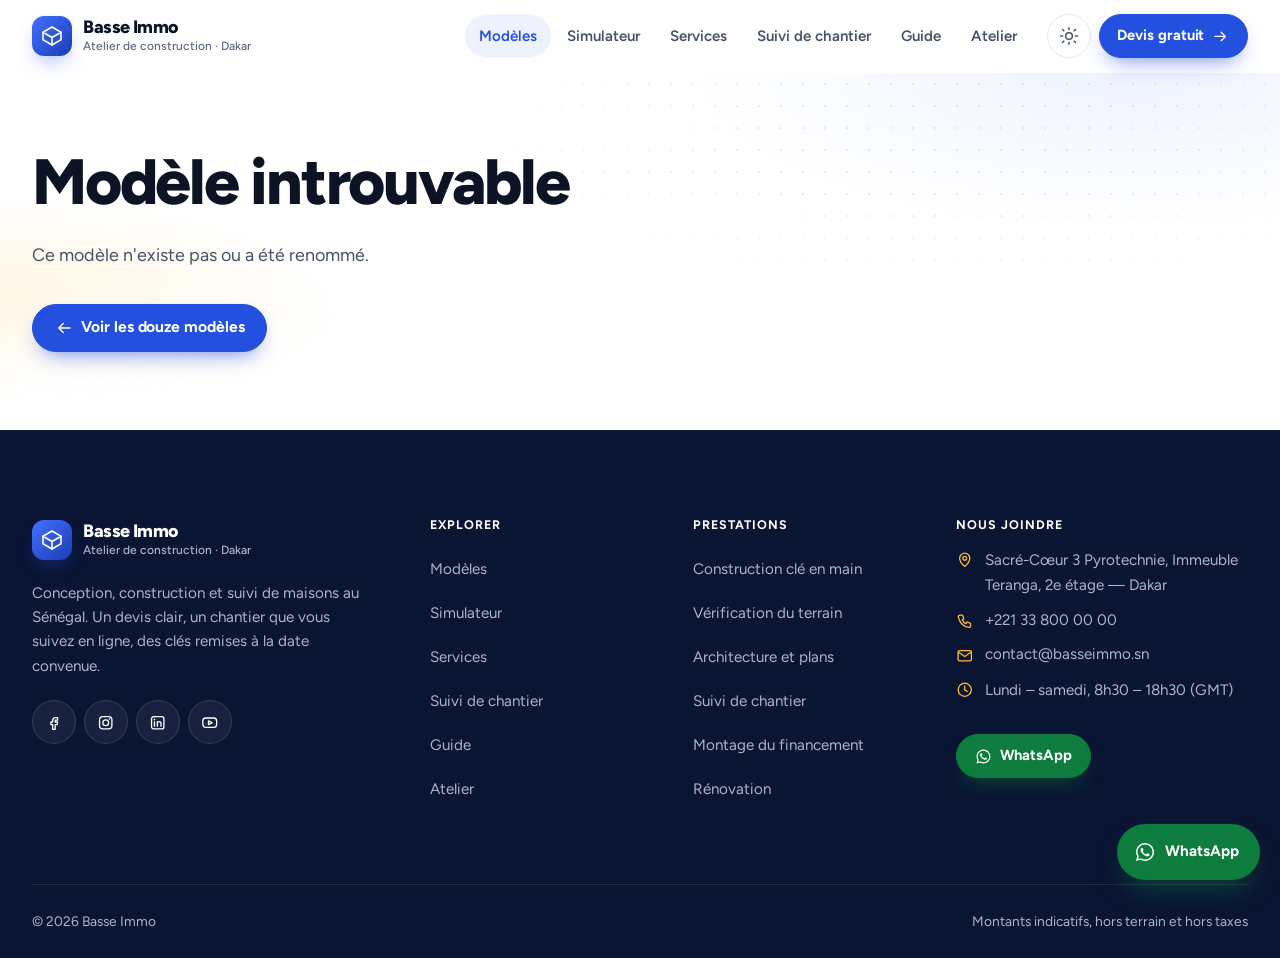
<file: modele.html>
<!doctype html>
<html lang="fr">
<head>
<meta charset="utf-8">
<meta name="viewport" content="width=device-width, initial-scale=1">
<title>Fiche modèle | Basse Immo</title>
<meta name="description" content="Fiche détaillée d'un modèle de maison Basse Immo : plan, axonométrie, surface, budget en FCFA, durée de chantier et prestations comprises.">
<link rel="canonical" href="https://basseimmo.sn/modele.html">
<meta name="theme-color" content="#FFFFFF">
<meta property="og:type" content="website">
<meta property="og:site_name" content="Basse Immo">
<meta property="og:locale" content="fr_SN">
<meta property="og:title" content="Fiche modèle | Basse Immo">
<meta property="og:description" content="Fiche détaillée d'un modèle de maison Basse Immo : plan, axonométrie, surface, budget en FCFA, durée de chantier et prestations comprises.">
<meta property="og:url" content="https://basseimmo.sn/modele.html">
<meta property="og:image" content="https://basseimmo.sn/assets/img/og.png">
<meta name="twitter:card" content="summary_large_image">
<link rel="icon" href="assets/img/favicon.svg" type="image/svg+xml">
<link rel="preconnect" href="https://fonts.googleapis.com">
<link rel="preconnect" href="https://fonts.gstatic.com" crossorigin>
<link rel="stylesheet" href="https://fonts.googleapis.com/css2?family=Figtree:wght@400..800&display=swap">
<link rel="stylesheet" href="assets/css/style.css">
<script>
/* Applique le thème enregistré avant le premier rendu, pour éviter un flash clair. */
(function(){try{var t=localStorage.getItem('bi-theme');if(t==='dark'||t==='light'){document.documentElement.setAttribute('data-theme',t);}}catch(e){}})();
</script>
</head>
<body>
<a class="skip-link" href="#contenu">Aller au contenu</a>
<header class="header">
  <div class="container header__inner">
    <a class="brand" href="index.html" aria-label="Basse Immo, accueil">
      <span class="brand__mark"><svg viewBox="0 0 32 32" fill="none" stroke="currentColor" stroke-width="1.7" stroke-linejoin="round" stroke-linecap="round" aria-hidden="true"><path d="M16 4 28 11 16 18 4 11z"/><path d="M4 11v10l12 7V18"/><path d="M28 11v10l-12 7"/></svg></span>
      <span>
        <span class="brand__name">Basse Immo</span>
        <span class="brand__tag">Atelier de construction · Dakar</span>
      </span>
    </a>

    <nav class="nav" id="nav-principal" aria-label="Navigation principale">
      <ul class="nav__list">
        <li><a class="nav__link" href="modeles.html">Modèles</a></li>
        <li><a class="nav__link" href="simulateur.html">Simulateur</a></li>
        <li><a class="nav__link" href="services.html">Services</a></li>
        <li><a class="nav__link" href="suivi.html">Suivi de chantier</a></li>
        <li><a class="nav__link" href="guide.html">Guide</a></li>
        <li><a class="nav__link" href="a-propos.html">Atelier</a></li>
      </ul>
      <div class="nav__mobile-cta">
        <a class="btn btn--wa" data-wa="Bonjour Basse Immo, je souhaite échanger sur mon projet." href="#"><svg class="ico" aria-hidden="true"><use href="#i-whatsapp"></use></svg> Écrire sur WhatsApp</a>
        <a class="btn btn--line" href="contact.html">Demander un devis</a>
      </div>
    </nav>

    <div class="header__actions">
      <button class="theme-toggle" type="button" data-theme-toggle aria-label="Changer de thème">
        <svg class="ico ico--sun" aria-hidden="true"><use href="#i-sun"></use></svg>
        <svg class="ico ico--moon" aria-hidden="true"><use href="#i-moon"></use></svg>
      </button>
      <a class="btn btn--sm header__cta" href="contact.html">Devis gratuit <svg class="ico" aria-hidden="true"><use href="#i-arrow-right"></use></svg></a>
      <button class="burger" type="button" data-burger aria-expanded="false" aria-controls="nav-principal" aria-label="Ouvrir le menu"><svg class="ico" aria-hidden="true"><use href="#i-menu"></use></svg></button>
    </div>
  </div>
</header>

<main id="contenu">

<div id="fiche">
  <section class="page-head"><div class="container">
    <p class="label">Chargement de la fiche…</p>
    <noscript><p>Cette page nécessite JavaScript. <a href="modeles.html">Revenir au catalogue</a>.</p></noscript>
  </div></section>
</div>
</main>

<a class="wa-float" data-wa="Bonjour Basse Immo, je souhaite des informations." href="#" aria-label="Nous écrire sur WhatsApp">
  <svg class="ico" aria-hidden="true"><use href="#i-whatsapp"></use></svg><span>WhatsApp</span>
</a>

<footer class="footer">
  <div class="container">
    <div class="footer__grid">
      <div>
        <a class="brand" href="index.html">
          <span class="brand__mark"><svg viewBox="0 0 32 32" fill="none" stroke="currentColor" stroke-width="1.7" stroke-linejoin="round" stroke-linecap="round" aria-hidden="true"><path d="M16 4 28 11 16 18 4 11z"/><path d="M4 11v10l12 7V18"/><path d="M28 11v10l-12 7"/></svg></span>
          <span>
            <span class="brand__name">Basse Immo</span>
            <span class="brand__tag">Atelier de construction · Dakar</span>
          </span>
        </a>
        <p class="footer__about">Conception, construction et suivi de maisons au Sénégal. Un devis clair, un chantier que vous suivez en ligne, des clés remises à la date convenue.</p>
        <div class="social">
          <a href="#" data-social="facebook" aria-label="Facebook"><svg class="ico" aria-hidden="true"><use href="#i-facebook"></use></svg></a>
          <a href="#" data-social="instagram" aria-label="Instagram"><svg class="ico" aria-hidden="true"><use href="#i-instagram"></use></svg></a>
          <a href="#" data-social="linkedin" aria-label="LinkedIn"><svg class="ico" aria-hidden="true"><use href="#i-linkedin"></use></svg></a>
          <a href="#" data-social="youtube" aria-label="YouTube"><svg class="ico" aria-hidden="true"><use href="#i-youtube"></use></svg></a>
        </div>
      </div>

      <div>
        <h2>Explorer</h2>
        <ul><li><a href="modeles.html">Modèles</a></li><li><a href="simulateur.html">Simulateur</a></li><li><a href="services.html">Services</a></li><li><a href="suivi.html">Suivi de chantier</a></li><li><a href="guide.html">Guide</a></li><li><a href="a-propos.html">Atelier</a></li></ul>
      </div>

      <div>
        <h2>Prestations</h2>
        <ul>
          <li><a href="services.html#cle-en-main">Construction clé en main</a></li>
          <li><a href="services.html#foncier">Vérification du terrain</a></li>
          <li><a href="services.html#plans">Architecture et plans</a></li>
          <li><a href="services.html#suivi">Suivi de chantier</a></li>
          <li><a href="services.html#financement">Montage du financement</a></li>
          <li><a href="services.html#renovation">Rénovation</a></li>
        </ul>
      </div>

      <div>
        <h2>Nous joindre</h2>
        <ul class="footer__contact">
          <li><svg class="ico" aria-hidden="true"><use href="#i-map-pin"></use></svg><span data-bi="adresse"></span></li>
          <li><svg class="ico" aria-hidden="true"><use href="#i-phone"></use></svg><a data-href="tel" href="#"><span data-bi="tel"></span></a></li>
          <li><svg class="ico" aria-hidden="true"><use href="#i-mail"></use></svg><a data-href="email" href="#"><span data-bi="email"></span></a></li>
          <li><svg class="ico" aria-hidden="true"><use href="#i-clock"></use></svg><span data-bi="horaires"></span></li>
        </ul>
        <a class="btn btn--wa btn--sm" style="margin-top:1.2rem" data-wa="Bonjour Basse Immo, je souhaite des informations." href="#"><svg class="ico" aria-hidden="true"><use href="#i-whatsapp"></use></svg> WhatsApp</a>
      </div>
    </div>

    <div class="footer__bottom">
      <p>© <span data-bi="annee"></span> Basse Immo</p>
      <p>Montants indicatifs, hors terrain et hors taxes</p>
    </div>
  </div>
</footer>

<script src="assets/js/icons.js"></script>
<script src="assets/js/data.js"></script>
<script src="assets/js/moteur.js"></script>
<script src="assets/js/app.js"></script>
<script src="assets/js/modele.js"></script>
</body>
</html>
</file>
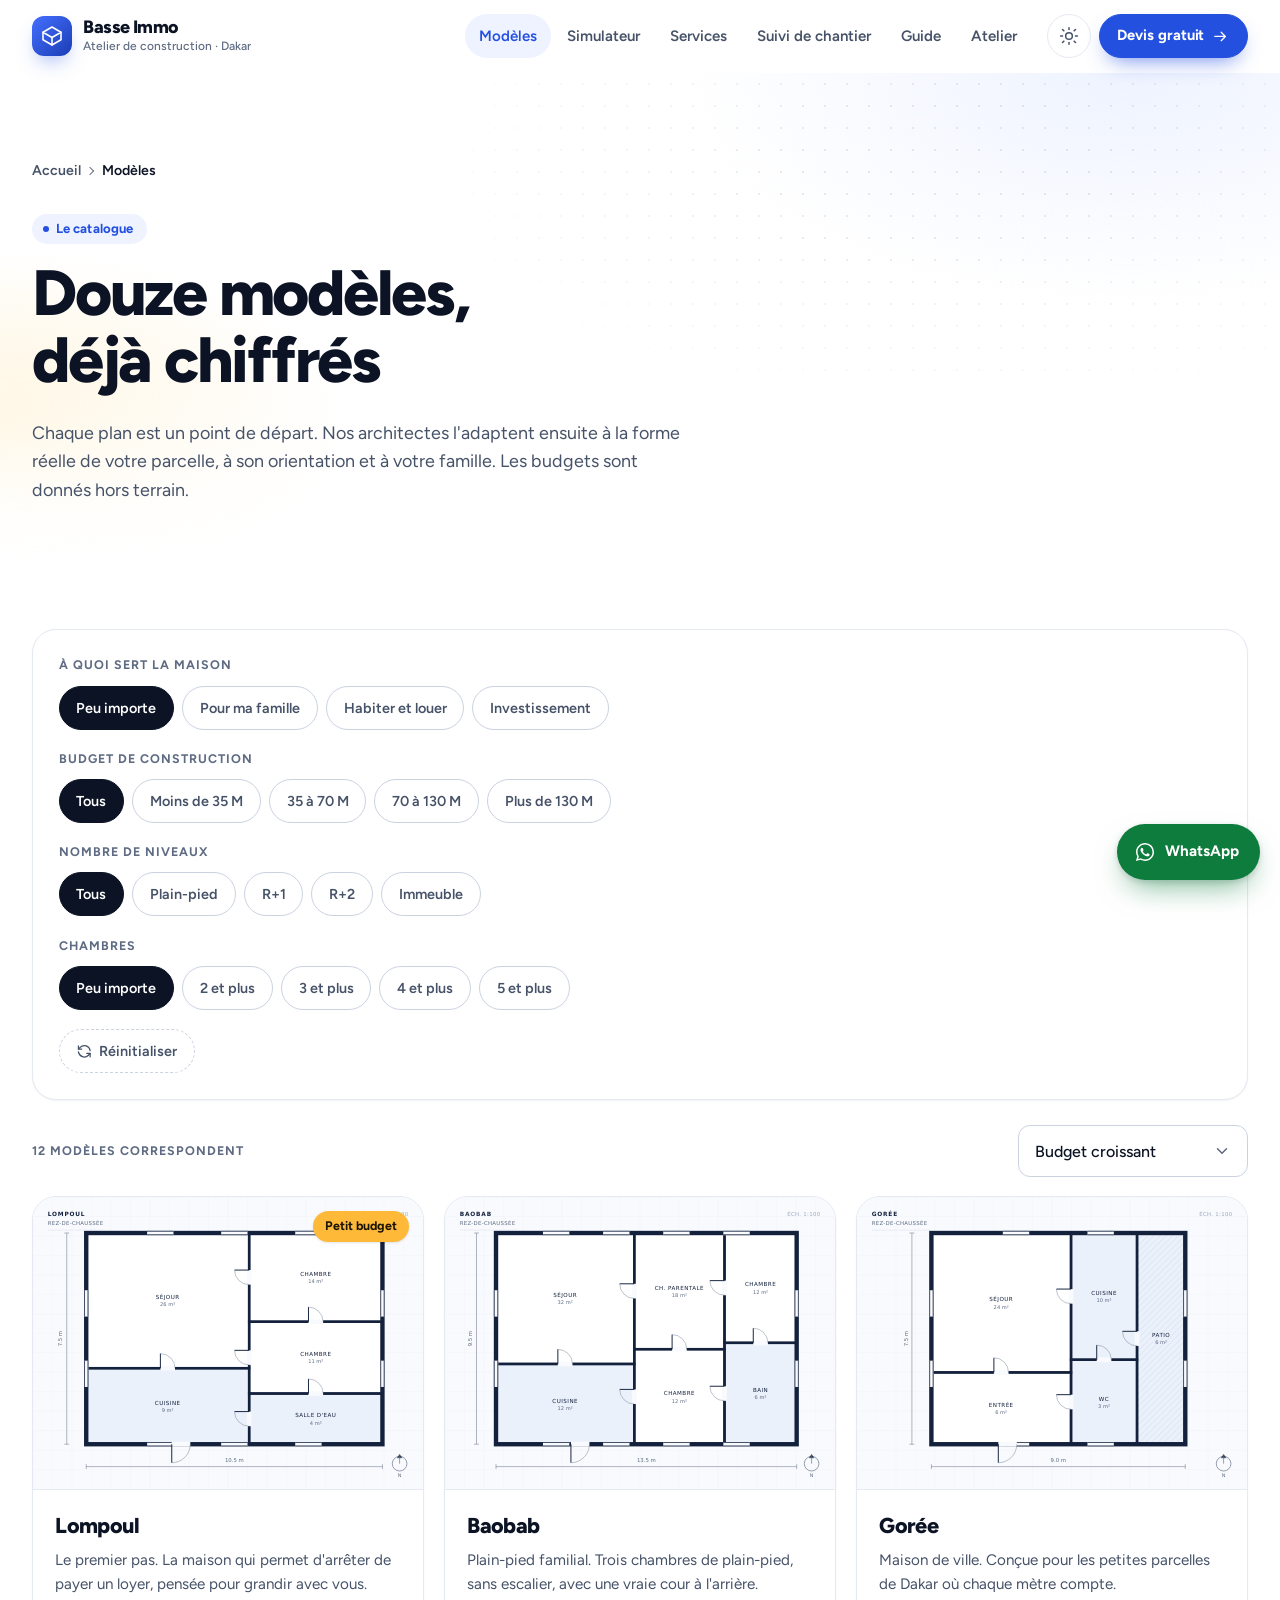
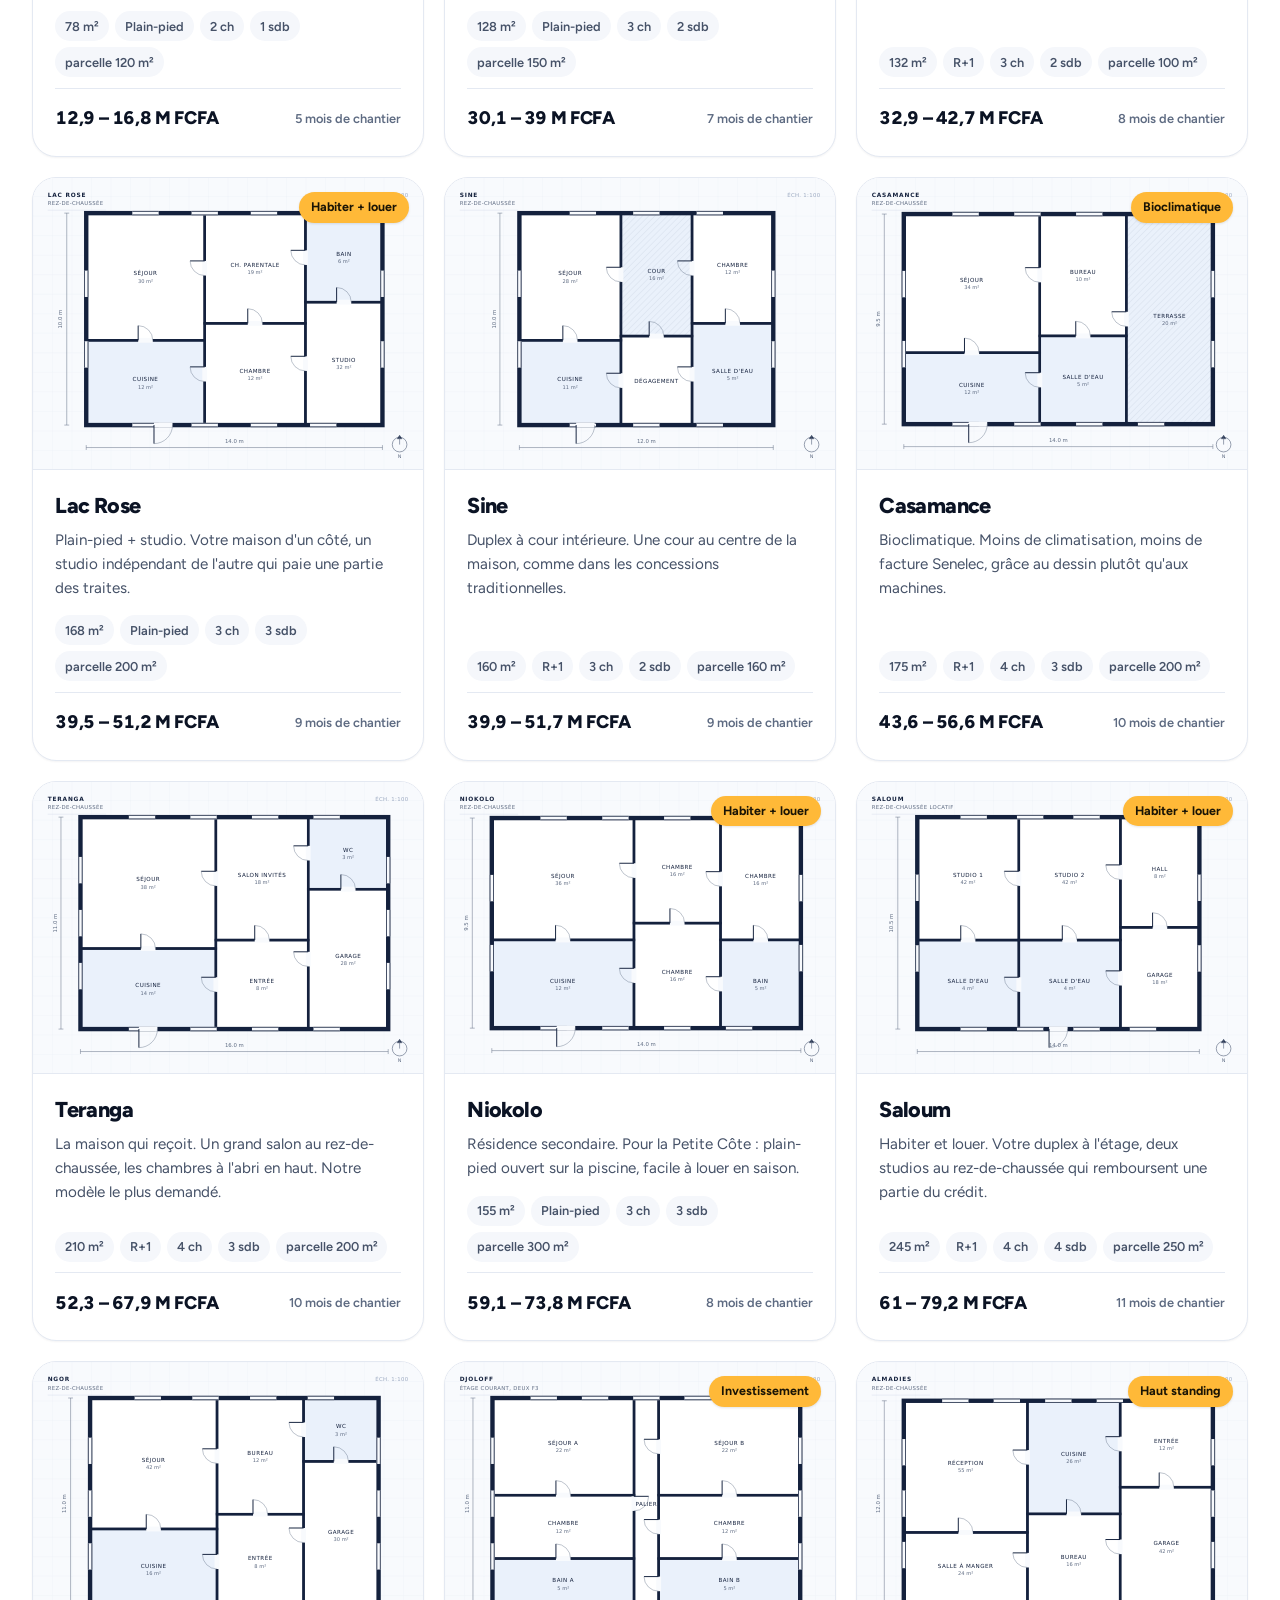
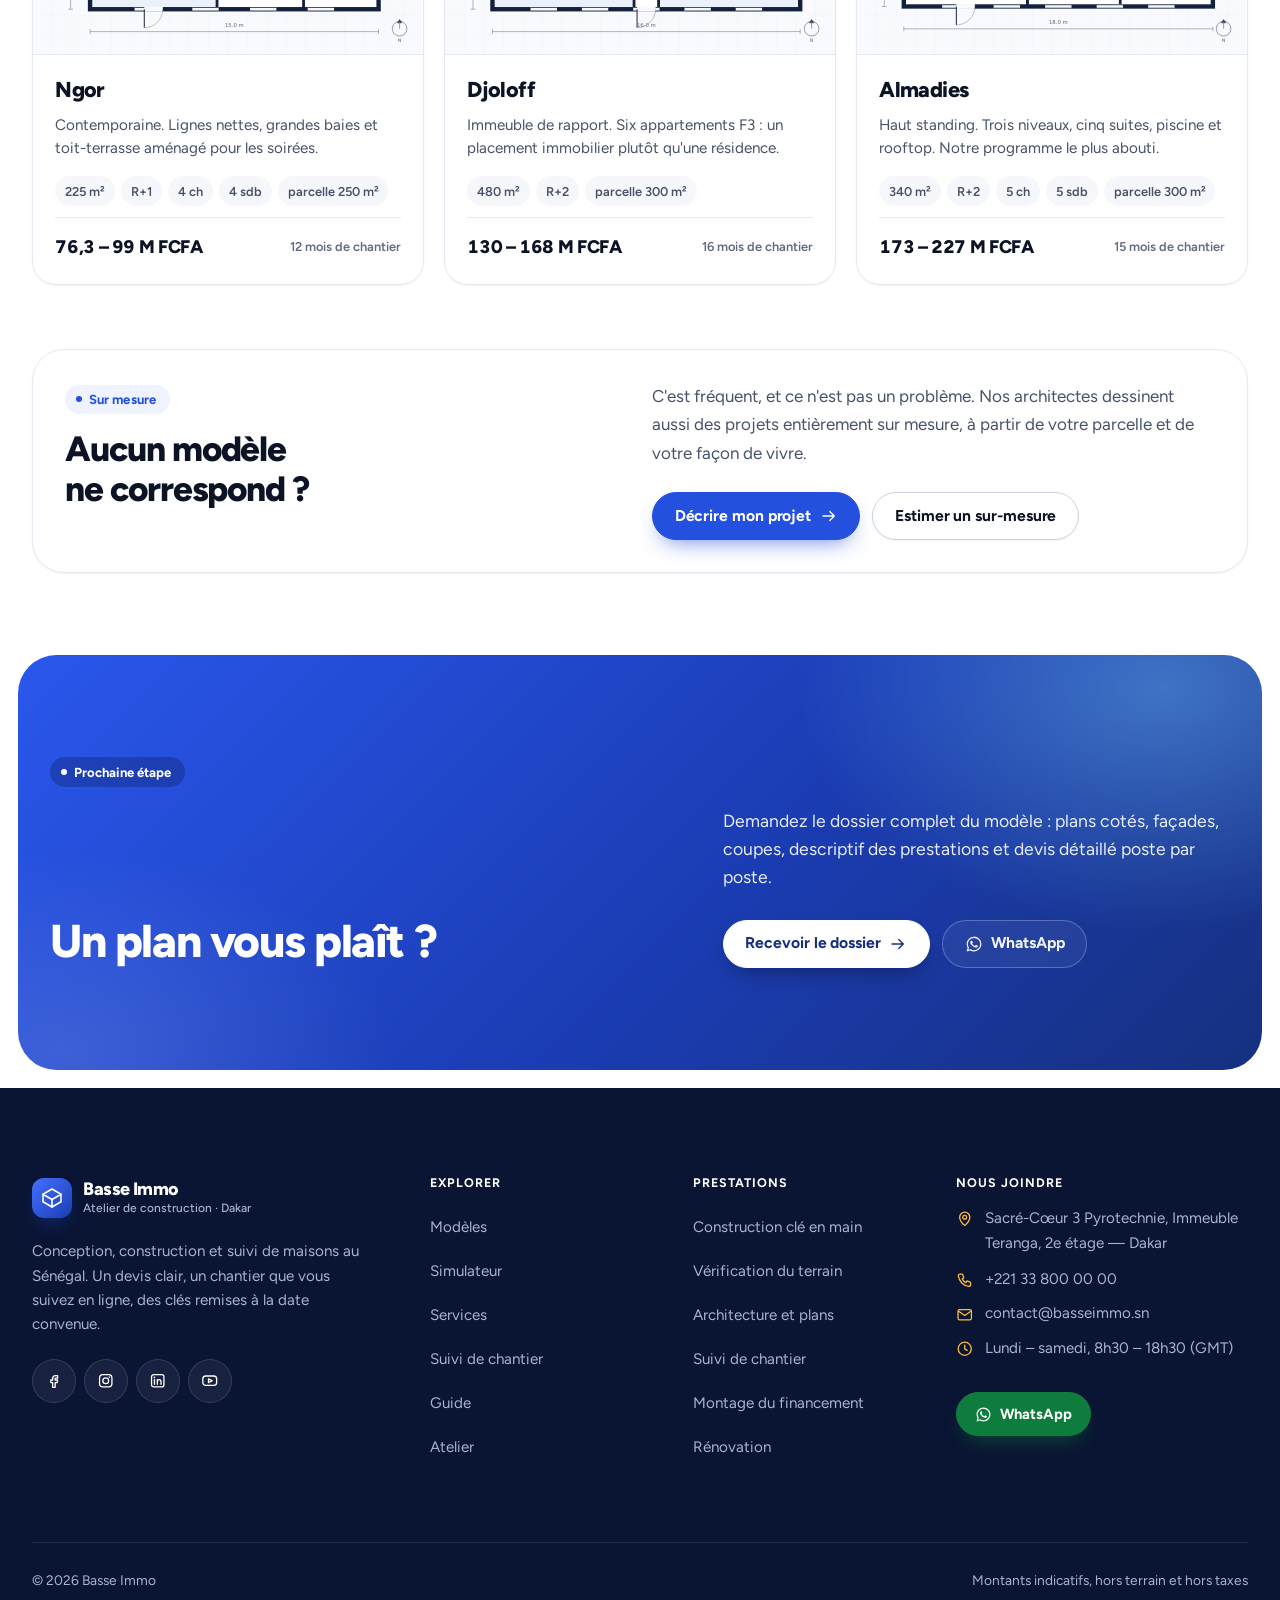
<file: modeles.html>
<!doctype html>
<html lang="fr">
<head>
<meta charset="utf-8">
<meta name="viewport" content="width=device-width, initial-scale=1">
<title>Modèles de maisons — 12 plans chiffrés | Basse Immo</title>
<meta name="description" content="Douze modèles de maisons pour le Sénégal, du 78 m² évolutif à l'immeuble de rapport. Plan du rez-de-chaussée, surface, budget en FCFA et durée de chantier pour chacun.">
<link rel="canonical" href="https://basseimmo.sn/modeles.html">
<meta name="theme-color" content="#FFFFFF">
<meta property="og:type" content="website">
<meta property="og:site_name" content="Basse Immo">
<meta property="og:locale" content="fr_SN">
<meta property="og:title" content="Modèles de maisons — 12 plans chiffrés | Basse Immo">
<meta property="og:description" content="Douze modèles de maisons pour le Sénégal, du 78 m² évolutif à l'immeuble de rapport. Plan du rez-de-chaussée, surface, budget en FCFA et durée de chantier pour chacun.">
<meta property="og:url" content="https://basseimmo.sn/modeles.html">
<meta property="og:image" content="https://basseimmo.sn/assets/img/og.png">
<meta name="twitter:card" content="summary_large_image">
<link rel="icon" href="assets/img/favicon.svg" type="image/svg+xml">
<link rel="preconnect" href="https://fonts.googleapis.com">
<link rel="preconnect" href="https://fonts.gstatic.com" crossorigin>
<link rel="stylesheet" href="https://fonts.googleapis.com/css2?family=Figtree:wght@400..800&display=swap">
<link rel="stylesheet" href="assets/css/style.css">
<script>
/* Applique le thème enregistré avant le premier rendu, pour éviter un flash clair. */
(function(){try{var t=localStorage.getItem('bi-theme');if(t==='dark'||t==='light'){document.documentElement.setAttribute('data-theme',t);}}catch(e){}})();
</script>
</head>
<body>
<a class="skip-link" href="#contenu">Aller au contenu</a>
<header class="header">
  <div class="container header__inner">
    <a class="brand" href="index.html" aria-label="Basse Immo, accueil">
      <span class="brand__mark"><svg viewBox="0 0 32 32" fill="none" stroke="currentColor" stroke-width="1.7" stroke-linejoin="round" stroke-linecap="round" aria-hidden="true"><path d="M16 4 28 11 16 18 4 11z"/><path d="M4 11v10l12 7V18"/><path d="M28 11v10l-12 7"/></svg></span>
      <span>
        <span class="brand__name">Basse Immo</span>
        <span class="brand__tag">Atelier de construction · Dakar</span>
      </span>
    </a>

    <nav class="nav" id="nav-principal" aria-label="Navigation principale">
      <ul class="nav__list">
        <li><a class="nav__link" href="modeles.html">Modèles</a></li>
        <li><a class="nav__link" href="simulateur.html">Simulateur</a></li>
        <li><a class="nav__link" href="services.html">Services</a></li>
        <li><a class="nav__link" href="suivi.html">Suivi de chantier</a></li>
        <li><a class="nav__link" href="guide.html">Guide</a></li>
        <li><a class="nav__link" href="a-propos.html">Atelier</a></li>
      </ul>
      <div class="nav__mobile-cta">
        <a class="btn btn--wa" data-wa="Bonjour Basse Immo, je souhaite échanger sur mon projet." href="#"><svg class="ico" aria-hidden="true"><use href="#i-whatsapp"></use></svg> Écrire sur WhatsApp</a>
        <a class="btn btn--line" href="contact.html">Demander un devis</a>
      </div>
    </nav>

    <div class="header__actions">
      <button class="theme-toggle" type="button" data-theme-toggle aria-label="Changer de thème">
        <svg class="ico ico--sun" aria-hidden="true"><use href="#i-sun"></use></svg>
        <svg class="ico ico--moon" aria-hidden="true"><use href="#i-moon"></use></svg>
      </button>
      <a class="btn btn--sm header__cta" href="contact.html">Devis gratuit <svg class="ico" aria-hidden="true"><use href="#i-arrow-right"></use></svg></a>
      <button class="burger" type="button" data-burger aria-expanded="false" aria-controls="nav-principal" aria-label="Ouvrir le menu"><svg class="ico" aria-hidden="true"><use href="#i-menu"></use></svg></button>
    </div>
  </div>
</header>

<main id="contenu">
<section class="page-head">
  <div class="container">
    <ol class="crumbs"><li><a href="index.html">Accueil</a></li><li aria-current="page">Modèles</li></ol>
    <p class="label label--accent" style="margin-bottom:1rem">Le catalogue</p><h1>Douze modèles, déjà chiffrés</h1>
    <p>Chaque plan est un point de départ. Nos architectes l'adaptent ensuite à la forme réelle de votre parcelle, à son orientation et à votre famille. Les budgets sont donnés hors terrain.</p>
  </div>
</section>

<section class="section section--tight">
  <div class="container">

    <div class="filters" id="filtres">
      <noscript><p>Le filtrage nécessite JavaScript. Les douze modèles restent accessibles depuis le pied de page.</p></noscript>
    </div>

    <h2 class="visually-hidden">Les modèles correspondant à votre recherche</h2>
    <div class="row row--between" style="margin:1.6rem 0 1.2rem">
      <p class="label" id="compteur" style="margin:0"></p>
      <div class="field" style="margin:0;min-width:230px">
        <label class="visually-hidden" for="tri">Trier les modèles</label>
        <select class="select" id="tri">
          <option value="budget-asc">Budget croissant</option>
          <option value="budget-desc">Budget décroissant</option>
          <option value="surface-desc">Surface décroissante</option>
          <option value="surface-asc">Surface croissante</option>
          <option value="duree-asc">Chantier le plus court</option>
        </select>
      </div>
    </div>

    <div class="plans" id="grille-modeles"></div>

    <div class="grid12 card" style="margin-top:clamp(3rem,5vw,4.5rem)">
      <div class="c5">
        <p class="label label--accent" style="margin-bottom:1rem">Sur mesure</p>
        <h2 style="font-size:clamp(1.6rem,2.8vw,2.2rem)">Aucun modèle ne correspond&nbsp;?</h2>
      </div>
      <div class="c6 start7">
        <p style="color:var(--ink-soft)">C'est fréquent, et ce n'est pas un problème. Nos architectes dessinent aussi des projets entièrement sur mesure, à partir de votre parcelle et de votre façon de vivre.</p>
        <div class="row" style="margin-top:1.6rem">
          <a class="btn" href="contact.html">Décrire mon projet <svg class="ico" aria-hidden="true"><use href="#i-arrow-right"></use></svg></a>
          <a class="btn btn--line" href="simulateur.html">Estimer un sur-mesure</a>
        </div>
      </div>
    </div>

  </div>
</section>
<section class="section plate plate--clay">
  <div class="container">
    <div class="shead shead--split" style="margin-bottom:0">
      <div class="shead__top">
        <span class="label">Prochaine étape</span>
      </div>
      <div>
        <h2>Un plan vous plaît ?</h2>
      </div>
      <div>
        <p class="shead__lead" style="margin-bottom:1.8rem">Demandez le dossier complet du modèle : plans cotés, façades, coupes, descriptif des prestations et devis détaillé poste par poste.</p>
        <div class="row">
          <a class="btn" href="contact.html">Recevoir le dossier <svg class="ico" aria-hidden="true"><use href="#i-arrow-right"></use></svg></a>
          <a class="btn btn--line" data-wa="Bonjour Basse Immo, je souhaite parler de mon projet." href="#"><svg class="ico" aria-hidden="true"><use href="#i-whatsapp"></use></svg> WhatsApp</a>
        </div>
      </div>
    </div>
  </div>
</section>
</main>

<a class="wa-float" data-wa="Bonjour Basse Immo, je souhaite des informations." href="#" aria-label="Nous écrire sur WhatsApp">
  <svg class="ico" aria-hidden="true"><use href="#i-whatsapp"></use></svg><span>WhatsApp</span>
</a>

<footer class="footer">
  <div class="container">
    <div class="footer__grid">
      <div>
        <a class="brand" href="index.html">
          <span class="brand__mark"><svg viewBox="0 0 32 32" fill="none" stroke="currentColor" stroke-width="1.7" stroke-linejoin="round" stroke-linecap="round" aria-hidden="true"><path d="M16 4 28 11 16 18 4 11z"/><path d="M4 11v10l12 7V18"/><path d="M28 11v10l-12 7"/></svg></span>
          <span>
            <span class="brand__name">Basse Immo</span>
            <span class="brand__tag">Atelier de construction · Dakar</span>
          </span>
        </a>
        <p class="footer__about">Conception, construction et suivi de maisons au Sénégal. Un devis clair, un chantier que vous suivez en ligne, des clés remises à la date convenue.</p>
        <div class="social">
          <a href="#" data-social="facebook" aria-label="Facebook"><svg class="ico" aria-hidden="true"><use href="#i-facebook"></use></svg></a>
          <a href="#" data-social="instagram" aria-label="Instagram"><svg class="ico" aria-hidden="true"><use href="#i-instagram"></use></svg></a>
          <a href="#" data-social="linkedin" aria-label="LinkedIn"><svg class="ico" aria-hidden="true"><use href="#i-linkedin"></use></svg></a>
          <a href="#" data-social="youtube" aria-label="YouTube"><svg class="ico" aria-hidden="true"><use href="#i-youtube"></use></svg></a>
        </div>
      </div>

      <div>
        <h2>Explorer</h2>
        <ul><li><a href="modeles.html">Modèles</a></li><li><a href="simulateur.html">Simulateur</a></li><li><a href="services.html">Services</a></li><li><a href="suivi.html">Suivi de chantier</a></li><li><a href="guide.html">Guide</a></li><li><a href="a-propos.html">Atelier</a></li></ul>
      </div>

      <div>
        <h2>Prestations</h2>
        <ul>
          <li><a href="services.html#cle-en-main">Construction clé en main</a></li>
          <li><a href="services.html#foncier">Vérification du terrain</a></li>
          <li><a href="services.html#plans">Architecture et plans</a></li>
          <li><a href="services.html#suivi">Suivi de chantier</a></li>
          <li><a href="services.html#financement">Montage du financement</a></li>
          <li><a href="services.html#renovation">Rénovation</a></li>
        </ul>
      </div>

      <div>
        <h2>Nous joindre</h2>
        <ul class="footer__contact">
          <li><svg class="ico" aria-hidden="true"><use href="#i-map-pin"></use></svg><span data-bi="adresse"></span></li>
          <li><svg class="ico" aria-hidden="true"><use href="#i-phone"></use></svg><a data-href="tel" href="#"><span data-bi="tel"></span></a></li>
          <li><svg class="ico" aria-hidden="true"><use href="#i-mail"></use></svg><a data-href="email" href="#"><span data-bi="email"></span></a></li>
          <li><svg class="ico" aria-hidden="true"><use href="#i-clock"></use></svg><span data-bi="horaires"></span></li>
        </ul>
        <a class="btn btn--wa btn--sm" style="margin-top:1.2rem" data-wa="Bonjour Basse Immo, je souhaite des informations." href="#"><svg class="ico" aria-hidden="true"><use href="#i-whatsapp"></use></svg> WhatsApp</a>
      </div>
    </div>

    <div class="footer__bottom">
      <p>© <span data-bi="annee"></span> Basse Immo</p>
      <p>Montants indicatifs, hors terrain et hors taxes</p>
    </div>
  </div>
</footer>

<script src="assets/js/icons.js"></script>
<script src="assets/js/data.js"></script>
<script src="assets/js/moteur.js"></script>
<script src="assets/js/app.js"></script>
<script src="assets/js/modeles.js"></script>
</body>
</html>
</file>
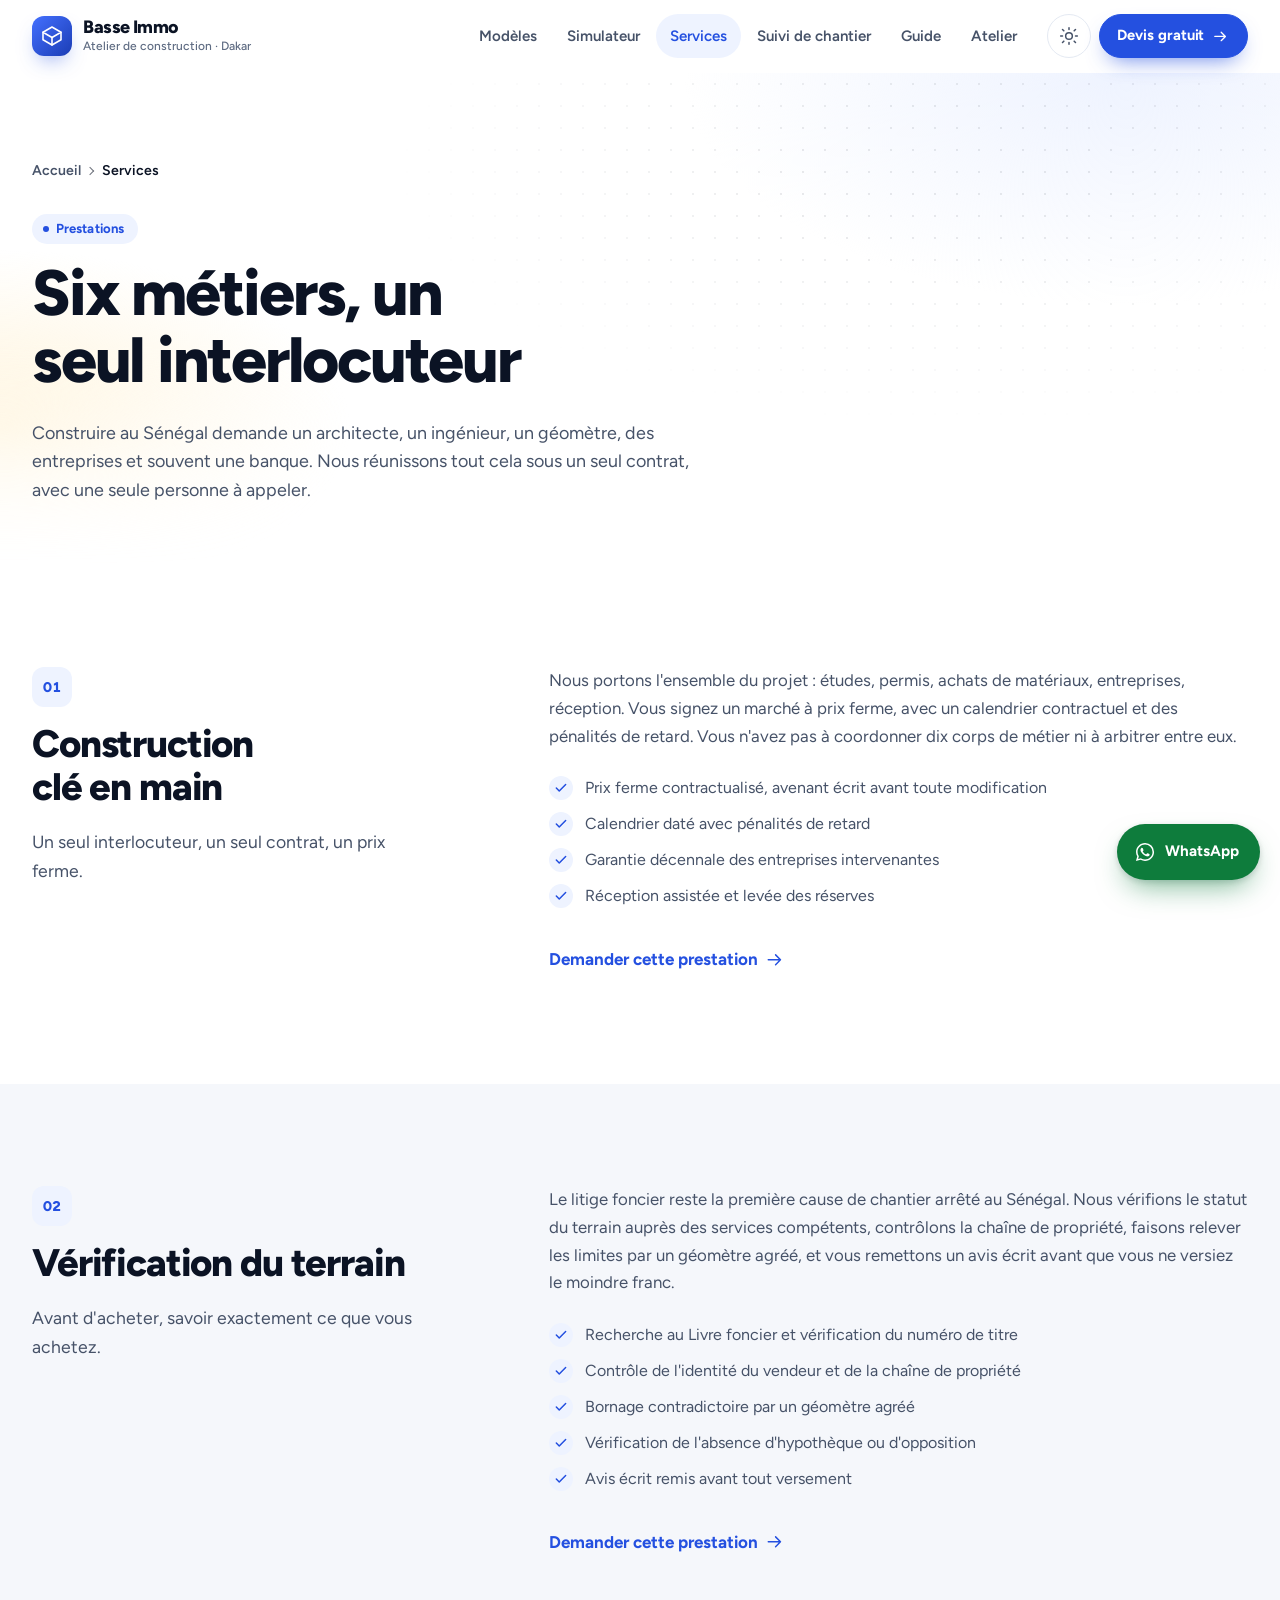
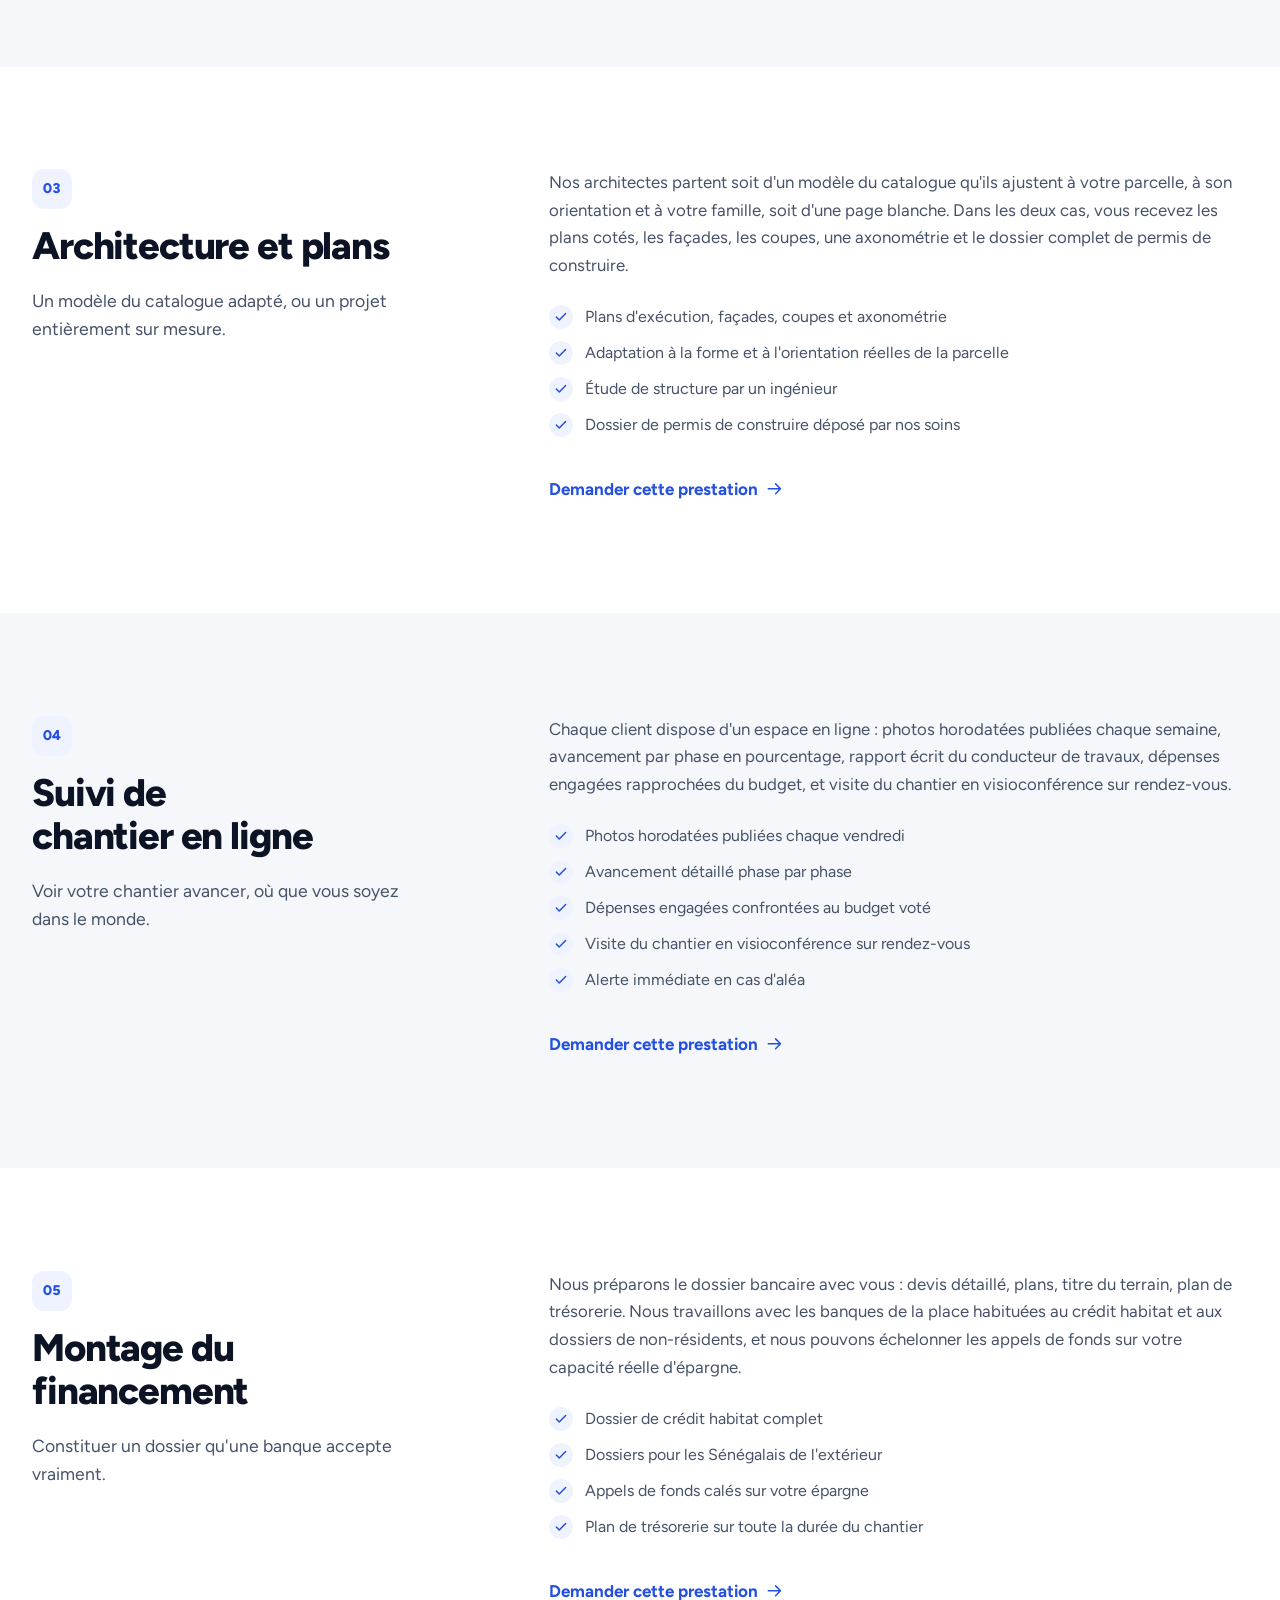
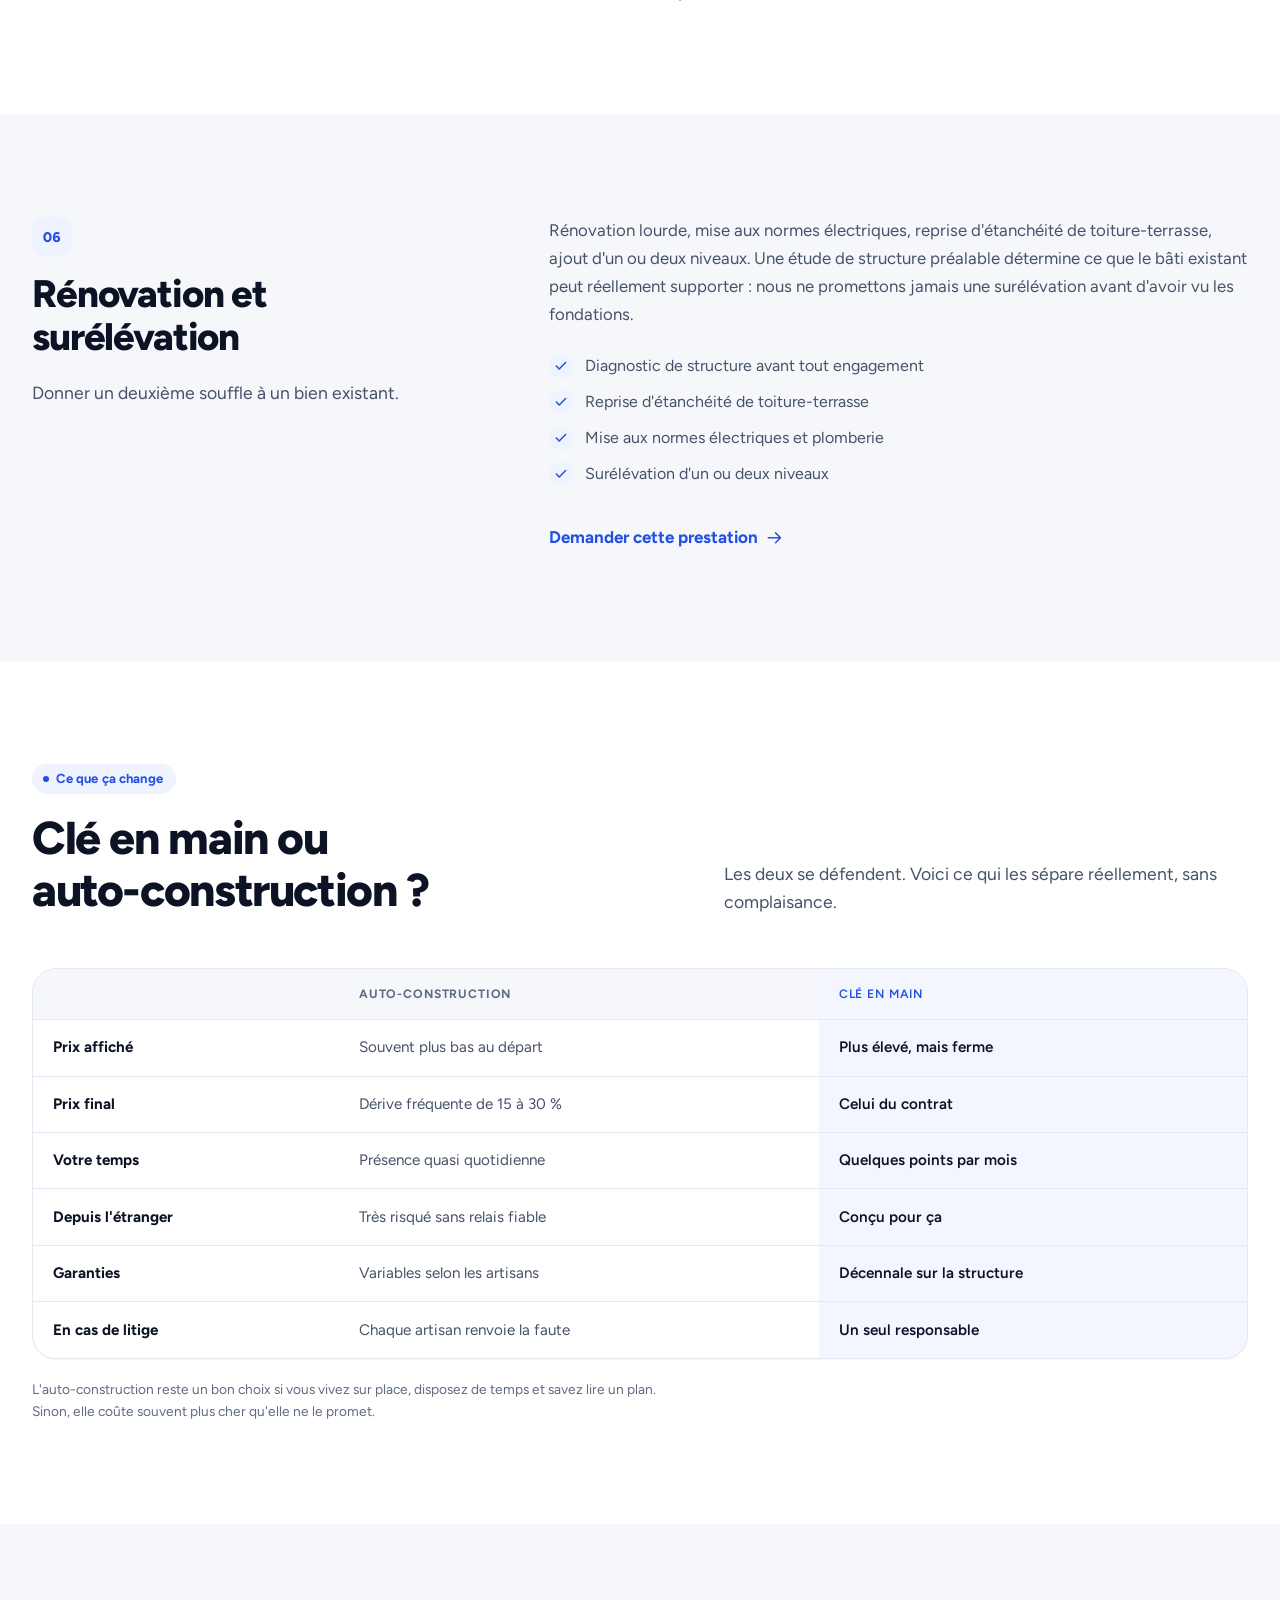
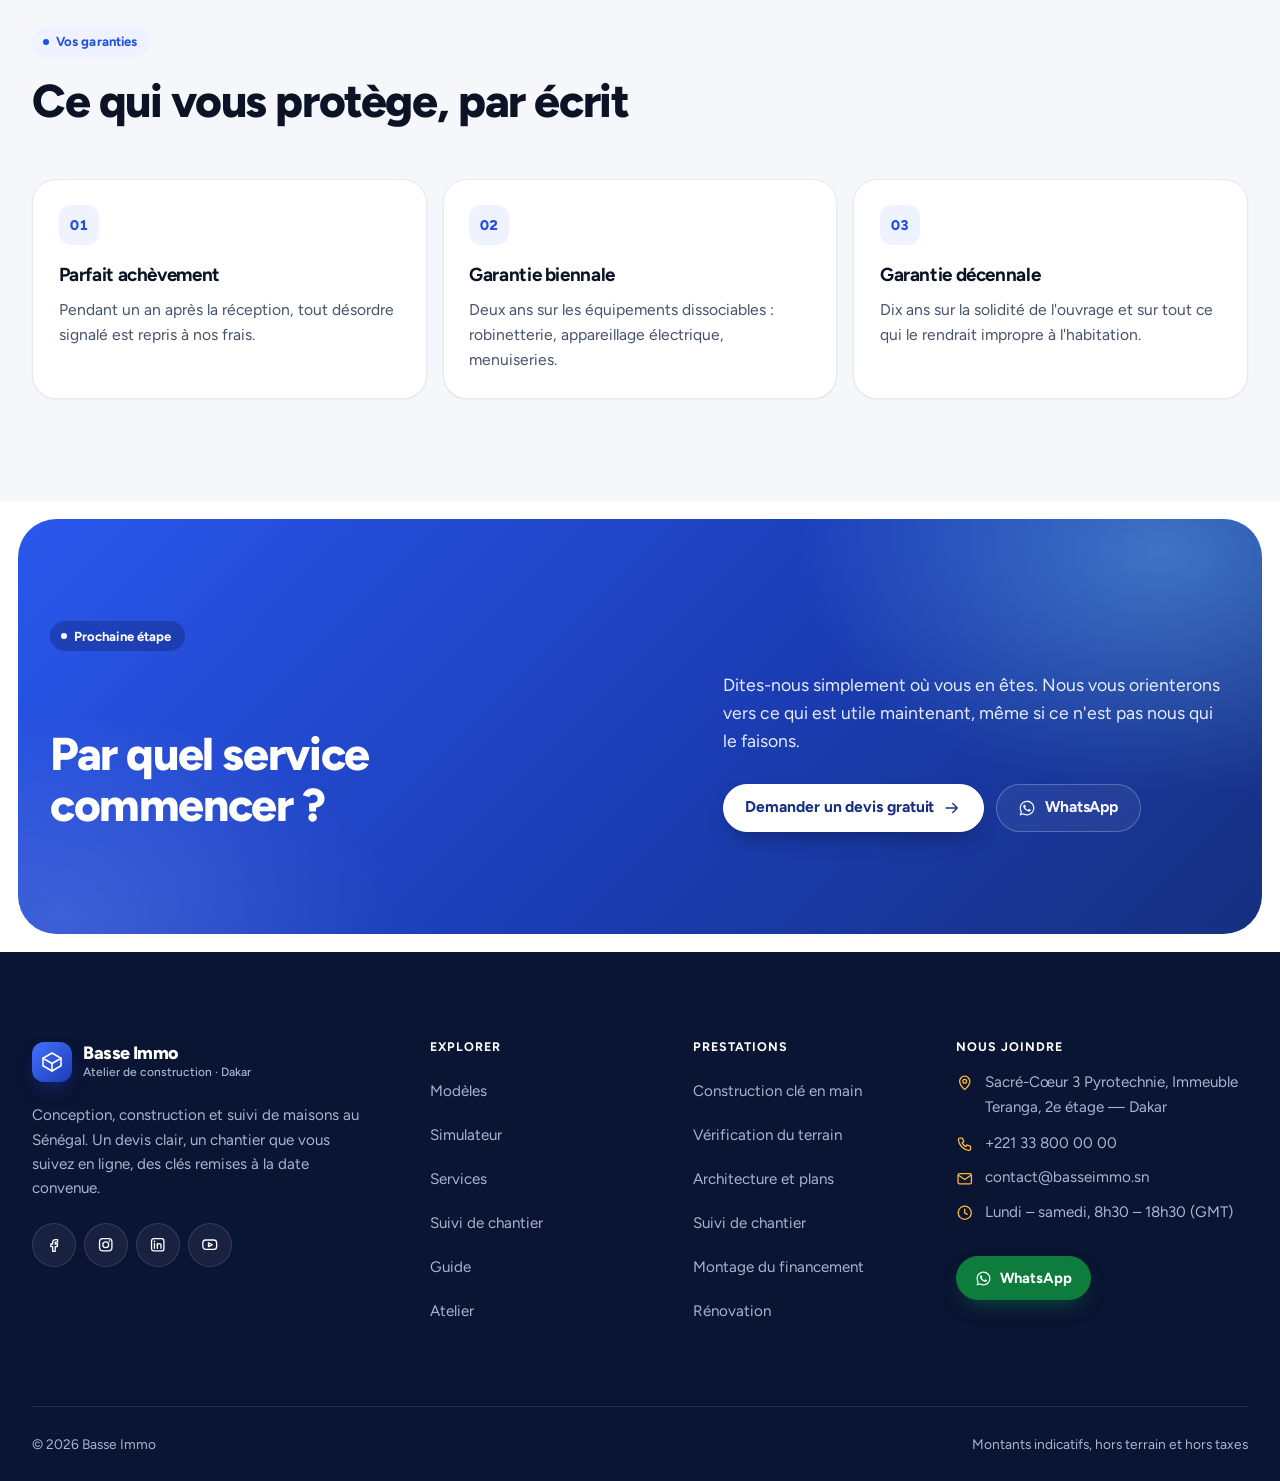
<file: services.html>
<!doctype html>
<html lang="fr">
<head>
<meta charset="utf-8">
<meta name="viewport" content="width=device-width, initial-scale=1">
<title>Nos prestations — construction, foncier, suivi de chantier | Basse Immo</title>
<meta name="description" content="Construction clé en main, vérification de terrain, architecture, suivi de chantier en ligne, montage de financement et rénovation, partout au Sénégal.">
<link rel="canonical" href="https://basseimmo.sn/services.html">
<meta name="theme-color" content="#FFFFFF">
<meta property="og:type" content="website">
<meta property="og:site_name" content="Basse Immo">
<meta property="og:locale" content="fr_SN">
<meta property="og:title" content="Nos prestations — construction, foncier, suivi de chantier | Basse Immo">
<meta property="og:description" content="Construction clé en main, vérification de terrain, architecture, suivi de chantier en ligne, montage de financement et rénovation, partout au Sénégal.">
<meta property="og:url" content="https://basseimmo.sn/services.html">
<meta property="og:image" content="https://basseimmo.sn/assets/img/og.png">
<meta name="twitter:card" content="summary_large_image">
<link rel="icon" href="assets/img/favicon.svg" type="image/svg+xml">
<link rel="preconnect" href="https://fonts.googleapis.com">
<link rel="preconnect" href="https://fonts.gstatic.com" crossorigin>
<link rel="stylesheet" href="https://fonts.googleapis.com/css2?family=Figtree:wght@400..800&display=swap">
<link rel="stylesheet" href="assets/css/style.css">
<script>
/* Applique le thème enregistré avant le premier rendu, pour éviter un flash clair. */
(function(){try{var t=localStorage.getItem('bi-theme');if(t==='dark'||t==='light'){document.documentElement.setAttribute('data-theme',t);}}catch(e){}})();
</script>
</head>
<body>
<a class="skip-link" href="#contenu">Aller au contenu</a>
<header class="header">
  <div class="container header__inner">
    <a class="brand" href="index.html" aria-label="Basse Immo, accueil">
      <span class="brand__mark"><svg viewBox="0 0 32 32" fill="none" stroke="currentColor" stroke-width="1.7" stroke-linejoin="round" stroke-linecap="round" aria-hidden="true"><path d="M16 4 28 11 16 18 4 11z"/><path d="M4 11v10l12 7V18"/><path d="M28 11v10l-12 7"/></svg></span>
      <span>
        <span class="brand__name">Basse Immo</span>
        <span class="brand__tag">Atelier de construction · Dakar</span>
      </span>
    </a>

    <nav class="nav" id="nav-principal" aria-label="Navigation principale">
      <ul class="nav__list">
        <li><a class="nav__link" href="modeles.html">Modèles</a></li>
        <li><a class="nav__link" href="simulateur.html">Simulateur</a></li>
        <li><a class="nav__link" href="services.html">Services</a></li>
        <li><a class="nav__link" href="suivi.html">Suivi de chantier</a></li>
        <li><a class="nav__link" href="guide.html">Guide</a></li>
        <li><a class="nav__link" href="a-propos.html">Atelier</a></li>
      </ul>
      <div class="nav__mobile-cta">
        <a class="btn btn--wa" data-wa="Bonjour Basse Immo, je souhaite échanger sur mon projet." href="#"><svg class="ico" aria-hidden="true"><use href="#i-whatsapp"></use></svg> Écrire sur WhatsApp</a>
        <a class="btn btn--line" href="contact.html">Demander un devis</a>
      </div>
    </nav>

    <div class="header__actions">
      <button class="theme-toggle" type="button" data-theme-toggle aria-label="Changer de thème">
        <svg class="ico ico--sun" aria-hidden="true"><use href="#i-sun"></use></svg>
        <svg class="ico ico--moon" aria-hidden="true"><use href="#i-moon"></use></svg>
      </button>
      <a class="btn btn--sm header__cta" href="contact.html">Devis gratuit <svg class="ico" aria-hidden="true"><use href="#i-arrow-right"></use></svg></a>
      <button class="burger" type="button" data-burger aria-expanded="false" aria-controls="nav-principal" aria-label="Ouvrir le menu"><svg class="ico" aria-hidden="true"><use href="#i-menu"></use></svg></button>
    </div>
  </div>
</header>

<main id="contenu">
<section class="page-head">
  <div class="container">
    <ol class="crumbs"><li><a href="index.html">Accueil</a></li><li aria-current="page">Services</li></ol>
    <p class="label label--accent" style="margin-bottom:1rem">Prestations</p><h1>Six métiers, un seul interlocuteur</h1>
    <p>Construire au Sénégal demande un architecte, un ingénieur, un géomètre, des entreprises et souvent une banque. Nous réunissons tout cela sous un seul contrat, avec une seule personne à appeler.</p>
  </div>
</section>
<section class="section" id="cle-en-main">
  <div class="container">
    <div class="grid12" data-reveal>
      <div class="c4">
        <p class="idx" style="margin-bottom:1rem">01</p>
        <h2 style="font-size:clamp(1.7rem,3vw,2.4rem)">Construction clé en main</h2>
        <p class="shead__lead">Un seul interlocuteur, un seul contrat, un prix ferme.</p>
      </div>
      <div class="c7 start6">
        <p style="color:var(--ink-soft);font-size:1.05rem">Nous portons l'ensemble du projet : études, permis, achats de matériaux, entreprises, réception. Vous signez un marché à prix ferme, avec un calendrier contractuel et des pénalités de retard. Vous n'avez pas à coordonner dix corps de métier ni à arbitrer entre eux.</p>
        <ul class="checklist" style="margin-top:1.6rem"><li><svg class="ico" aria-hidden="true"><use href="#i-check"></use></svg> Prix ferme contractualisé, avenant écrit avant toute modification</li><li><svg class="ico" aria-hidden="true"><use href="#i-check"></use></svg> Calendrier daté avec pénalités de retard</li><li><svg class="ico" aria-hidden="true"><use href="#i-check"></use></svg> Garantie décennale des entreprises intervenantes</li><li><svg class="ico" aria-hidden="true"><use href="#i-check"></use></svg> Réception assistée et levée des réserves</li></ul>
        <div class="row" style="margin-top:1.8rem">
          <a class="alink" href="contact.html">Demander cette prestation <svg class="ico" aria-hidden="true"><use href="#i-arrow-right"></use></svg></a>
        </div>
      </div>
    </div>
  </div>
</section>
<section class="section section--paper2" id="foncier">
  <div class="container">
    <div class="grid12" data-reveal>
      <div class="c4">
        <p class="idx" style="margin-bottom:1rem">02</p>
        <h2 style="font-size:clamp(1.7rem,3vw,2.4rem)">Vérification du terrain</h2>
        <p class="shead__lead">Avant d'acheter, savoir exactement ce que vous achetez.</p>
      </div>
      <div class="c7 start6">
        <p style="color:var(--ink-soft);font-size:1.05rem">Le litige foncier reste la première cause de chantier arrêté au Sénégal. Nous vérifions le statut du terrain auprès des services compétents, contrôlons la chaîne de propriété, faisons relever les limites par un géomètre agréé, et vous remettons un avis écrit avant que vous ne versiez le moindre franc.</p>
        <ul class="checklist" style="margin-top:1.6rem"><li><svg class="ico" aria-hidden="true"><use href="#i-check"></use></svg> Recherche au Livre foncier et vérification du numéro de titre</li><li><svg class="ico" aria-hidden="true"><use href="#i-check"></use></svg> Contrôle de l'identité du vendeur et de la chaîne de propriété</li><li><svg class="ico" aria-hidden="true"><use href="#i-check"></use></svg> Bornage contradictoire par un géomètre agréé</li><li><svg class="ico" aria-hidden="true"><use href="#i-check"></use></svg> Vérification de l'absence d'hypothèque ou d'opposition</li><li><svg class="ico" aria-hidden="true"><use href="#i-check"></use></svg> Avis écrit remis avant tout versement</li></ul>
        <div class="row" style="margin-top:1.8rem">
          <a class="alink" href="contact.html">Demander cette prestation <svg class="ico" aria-hidden="true"><use href="#i-arrow-right"></use></svg></a>
        </div>
      </div>
    </div>
  </div>
</section>
<section class="section" id="plans">
  <div class="container">
    <div class="grid12" data-reveal>
      <div class="c4">
        <p class="idx" style="margin-bottom:1rem">03</p>
        <h2 style="font-size:clamp(1.7rem,3vw,2.4rem)">Architecture et plans</h2>
        <p class="shead__lead">Un modèle du catalogue adapté, ou un projet entièrement sur mesure.</p>
      </div>
      <div class="c7 start6">
        <p style="color:var(--ink-soft);font-size:1.05rem">Nos architectes partent soit d'un modèle du catalogue qu'ils ajustent à votre parcelle, à son orientation et à votre famille, soit d'une page blanche. Dans les deux cas, vous recevez les plans cotés, les façades, les coupes, une axonométrie et le dossier complet de permis de construire.</p>
        <ul class="checklist" style="margin-top:1.6rem"><li><svg class="ico" aria-hidden="true"><use href="#i-check"></use></svg> Plans d'exécution, façades, coupes et axonométrie</li><li><svg class="ico" aria-hidden="true"><use href="#i-check"></use></svg> Adaptation à la forme et à l'orientation réelles de la parcelle</li><li><svg class="ico" aria-hidden="true"><use href="#i-check"></use></svg> Étude de structure par un ingénieur</li><li><svg class="ico" aria-hidden="true"><use href="#i-check"></use></svg> Dossier de permis de construire déposé par nos soins</li></ul>
        <div class="row" style="margin-top:1.8rem">
          <a class="alink" href="contact.html">Demander cette prestation <svg class="ico" aria-hidden="true"><use href="#i-arrow-right"></use></svg></a>
        </div>
      </div>
    </div>
  </div>
</section>
<section class="section section--paper2" id="suivi">
  <div class="container">
    <div class="grid12" data-reveal>
      <div class="c4">
        <p class="idx" style="margin-bottom:1rem">04</p>
        <h2 style="font-size:clamp(1.7rem,3vw,2.4rem)">Suivi de chantier en ligne</h2>
        <p class="shead__lead">Voir votre chantier avancer, où que vous soyez dans le monde.</p>
      </div>
      <div class="c7 start6">
        <p style="color:var(--ink-soft);font-size:1.05rem">Chaque client dispose d'un espace en ligne : photos horodatées publiées chaque semaine, avancement par phase en pourcentage, rapport écrit du conducteur de travaux, dépenses engagées rapprochées du budget, et visite du chantier en visioconférence sur rendez-vous.</p>
        <ul class="checklist" style="margin-top:1.6rem"><li><svg class="ico" aria-hidden="true"><use href="#i-check"></use></svg> Photos horodatées publiées chaque vendredi</li><li><svg class="ico" aria-hidden="true"><use href="#i-check"></use></svg> Avancement détaillé phase par phase</li><li><svg class="ico" aria-hidden="true"><use href="#i-check"></use></svg> Dépenses engagées confrontées au budget voté</li><li><svg class="ico" aria-hidden="true"><use href="#i-check"></use></svg> Visite du chantier en visioconférence sur rendez-vous</li><li><svg class="ico" aria-hidden="true"><use href="#i-check"></use></svg> Alerte immédiate en cas d'aléa</li></ul>
        <div class="row" style="margin-top:1.8rem">
          <a class="alink" href="contact.html">Demander cette prestation <svg class="ico" aria-hidden="true"><use href="#i-arrow-right"></use></svg></a>
        </div>
      </div>
    </div>
  </div>
</section>
<section class="section" id="financement">
  <div class="container">
    <div class="grid12" data-reveal>
      <div class="c4">
        <p class="idx" style="margin-bottom:1rem">05</p>
        <h2 style="font-size:clamp(1.7rem,3vw,2.4rem)">Montage du financement</h2>
        <p class="shead__lead">Constituer un dossier qu'une banque accepte vraiment.</p>
      </div>
      <div class="c7 start6">
        <p style="color:var(--ink-soft);font-size:1.05rem">Nous préparons le dossier bancaire avec vous : devis détaillé, plans, titre du terrain, plan de trésorerie. Nous travaillons avec les banques de la place habituées au crédit habitat et aux dossiers de non-résidents, et nous pouvons échelonner les appels de fonds sur votre capacité réelle d'épargne.</p>
        <ul class="checklist" style="margin-top:1.6rem"><li><svg class="ico" aria-hidden="true"><use href="#i-check"></use></svg> Dossier de crédit habitat complet</li><li><svg class="ico" aria-hidden="true"><use href="#i-check"></use></svg> Dossiers pour les Sénégalais de l'extérieur</li><li><svg class="ico" aria-hidden="true"><use href="#i-check"></use></svg> Appels de fonds calés sur votre épargne</li><li><svg class="ico" aria-hidden="true"><use href="#i-check"></use></svg> Plan de trésorerie sur toute la durée du chantier</li></ul>
        <div class="row" style="margin-top:1.8rem">
          <a class="alink" href="contact.html">Demander cette prestation <svg class="ico" aria-hidden="true"><use href="#i-arrow-right"></use></svg></a>
        </div>
      </div>
    </div>
  </div>
</section>
<section class="section section--paper2" id="renovation">
  <div class="container">
    <div class="grid12" data-reveal>
      <div class="c4">
        <p class="idx" style="margin-bottom:1rem">06</p>
        <h2 style="font-size:clamp(1.7rem,3vw,2.4rem)">Rénovation et surélévation</h2>
        <p class="shead__lead">Donner un deuxième souffle à un bien existant.</p>
      </div>
      <div class="c7 start6">
        <p style="color:var(--ink-soft);font-size:1.05rem">Rénovation lourde, mise aux normes électriques, reprise d'étanchéité de toiture-terrasse, ajout d'un ou deux niveaux. Une étude de structure préalable détermine ce que le bâti existant peut réellement supporter : nous ne promettons jamais une surélévation avant d'avoir vu les fondations.</p>
        <ul class="checklist" style="margin-top:1.6rem"><li><svg class="ico" aria-hidden="true"><use href="#i-check"></use></svg> Diagnostic de structure avant tout engagement</li><li><svg class="ico" aria-hidden="true"><use href="#i-check"></use></svg> Reprise d'étanchéité de toiture-terrasse</li><li><svg class="ico" aria-hidden="true"><use href="#i-check"></use></svg> Mise aux normes électriques et plomberie</li><li><svg class="ico" aria-hidden="true"><use href="#i-check"></use></svg> Surélévation d'un ou deux niveaux</li></ul>
        <div class="row" style="margin-top:1.8rem">
          <a class="alink" href="contact.html">Demander cette prestation <svg class="ico" aria-hidden="true"><use href="#i-arrow-right"></use></svg></a>
        </div>
      </div>
    </div>
  </div>
</section>
<section class="section">
  <div class="container">
  <div class="shead shead--split">
    <div class="shead__top"><span class="idx">—</span><span class="label">Ce que ça change</span></div>
    <div><h2>Clé en main ou auto-construction ?</h2></div>
    <div>
      <p class="shead__lead">Les deux se défendent. Voici ce qui les sépare réellement, sans complaisance.</p>
    </div>
  </div>
    <div class="table-wrap" data-reveal>
      <table class="table--compare">
        <thead><tr><th scope="col">&nbsp;</th><th scope="col">Auto-construction</th><th scope="col">Clé en main</th></tr></thead>
        <tbody>
          <tr><th scope="row">Prix affiché</th><td>Souvent plus bas au départ</td><td>Plus élevé, mais ferme</td></tr>
          <tr><th scope="row">Prix final</th><td>Dérive fréquente de 15 à 30 %</td><td>Celui du contrat</td></tr>
          <tr><th scope="row">Votre temps</th><td>Présence quasi quotidienne</td><td>Quelques points par mois</td></tr>
          <tr><th scope="row">Depuis l'étranger</th><td>Très risqué sans relais fiable</td><td>Conçu pour ça</td></tr>
          <tr><th scope="row">Garanties</th><td>Variables selon les artisans</td><td>Décennale sur la structure</td></tr>
          <tr><th scope="row">En cas de litige</th><td>Chaque artisan renvoie la faute</td><td>Un seul responsable</td></tr>
        </tbody>
      </table>
    </div>
    <p class="fine" style="margin-top:1.2rem;max-width:70ch">L'auto-construction reste un bon choix si vous vivez sur place, disposez de temps et savez lire un plan. Sinon, elle coûte souvent plus cher qu'elle ne le promet.</p>
  </div>
</section>

<section class="section section--paper2">
  <div class="container">
  <div class="shead shead--split">
    <div class="shead__top"><span class="idx">—</span><span class="label">Vos garanties</span></div>
    <div><h2>Ce qui vous protège, par écrit</h2></div>
    <div>
    </div>
  </div>
    <div class="entries">
      <div class="entry" data-reveal>
        <span class="entry__idx">01</span>
        <h3 class="entry__title">Parfait achèvement</h3>
        <p class="entry__desc">Pendant un an après la réception, tout désordre signalé est repris à nos frais.</p>
        <span></span>
      </div>
      <div class="entry" data-reveal>
        <span class="entry__idx">02</span>
        <h3 class="entry__title">Garantie biennale</h3>
        <p class="entry__desc">Deux ans sur les équipements dissociables : robinetterie, appareillage électrique, menuiseries.</p>
        <span></span>
      </div>
      <div class="entry" data-reveal>
        <span class="entry__idx">03</span>
        <h3 class="entry__title">Garantie décennale</h3>
        <p class="entry__desc">Dix ans sur la solidité de l'ouvrage et sur tout ce qui le rendrait impropre à l'habitation.</p>
        <span></span>
      </div>
    </div>
  </div>
</section>
<section class="section plate plate--clay">
  <div class="container">
    <div class="shead shead--split" style="margin-bottom:0">
      <div class="shead__top">
        <span class="label">Prochaine étape</span>
      </div>
      <div>
        <h2>Par quel service commencer ?</h2>
      </div>
      <div>
        <p class="shead__lead" style="margin-bottom:1.8rem">Dites-nous simplement où vous en êtes. Nous vous orienterons vers ce qui est utile maintenant, même si ce n'est pas nous qui le faisons.</p>
        <div class="row">
          <a class="btn" href="contact.html">Demander un devis gratuit <svg class="ico" aria-hidden="true"><use href="#i-arrow-right"></use></svg></a>
          <a class="btn btn--line" data-wa="Bonjour Basse Immo, je souhaite parler de mon projet." href="#"><svg class="ico" aria-hidden="true"><use href="#i-whatsapp"></use></svg> WhatsApp</a>
        </div>
      </div>
    </div>
  </div>
</section>
</main>

<a class="wa-float" data-wa="Bonjour Basse Immo, je souhaite des informations." href="#" aria-label="Nous écrire sur WhatsApp">
  <svg class="ico" aria-hidden="true"><use href="#i-whatsapp"></use></svg><span>WhatsApp</span>
</a>

<footer class="footer">
  <div class="container">
    <div class="footer__grid">
      <div>
        <a class="brand" href="index.html">
          <span class="brand__mark"><svg viewBox="0 0 32 32" fill="none" stroke="currentColor" stroke-width="1.7" stroke-linejoin="round" stroke-linecap="round" aria-hidden="true"><path d="M16 4 28 11 16 18 4 11z"/><path d="M4 11v10l12 7V18"/><path d="M28 11v10l-12 7"/></svg></span>
          <span>
            <span class="brand__name">Basse Immo</span>
            <span class="brand__tag">Atelier de construction · Dakar</span>
          </span>
        </a>
        <p class="footer__about">Conception, construction et suivi de maisons au Sénégal. Un devis clair, un chantier que vous suivez en ligne, des clés remises à la date convenue.</p>
        <div class="social">
          <a href="#" data-social="facebook" aria-label="Facebook"><svg class="ico" aria-hidden="true"><use href="#i-facebook"></use></svg></a>
          <a href="#" data-social="instagram" aria-label="Instagram"><svg class="ico" aria-hidden="true"><use href="#i-instagram"></use></svg></a>
          <a href="#" data-social="linkedin" aria-label="LinkedIn"><svg class="ico" aria-hidden="true"><use href="#i-linkedin"></use></svg></a>
          <a href="#" data-social="youtube" aria-label="YouTube"><svg class="ico" aria-hidden="true"><use href="#i-youtube"></use></svg></a>
        </div>
      </div>

      <div>
        <h2>Explorer</h2>
        <ul><li><a href="modeles.html">Modèles</a></li><li><a href="simulateur.html">Simulateur</a></li><li><a href="services.html">Services</a></li><li><a href="suivi.html">Suivi de chantier</a></li><li><a href="guide.html">Guide</a></li><li><a href="a-propos.html">Atelier</a></li></ul>
      </div>

      <div>
        <h2>Prestations</h2>
        <ul>
          <li><a href="services.html#cle-en-main">Construction clé en main</a></li>
          <li><a href="services.html#foncier">Vérification du terrain</a></li>
          <li><a href="services.html#plans">Architecture et plans</a></li>
          <li><a href="services.html#suivi">Suivi de chantier</a></li>
          <li><a href="services.html#financement">Montage du financement</a></li>
          <li><a href="services.html#renovation">Rénovation</a></li>
        </ul>
      </div>

      <div>
        <h2>Nous joindre</h2>
        <ul class="footer__contact">
          <li><svg class="ico" aria-hidden="true"><use href="#i-map-pin"></use></svg><span data-bi="adresse"></span></li>
          <li><svg class="ico" aria-hidden="true"><use href="#i-phone"></use></svg><a data-href="tel" href="#"><span data-bi="tel"></span></a></li>
          <li><svg class="ico" aria-hidden="true"><use href="#i-mail"></use></svg><a data-href="email" href="#"><span data-bi="email"></span></a></li>
          <li><svg class="ico" aria-hidden="true"><use href="#i-clock"></use></svg><span data-bi="horaires"></span></li>
        </ul>
        <a class="btn btn--wa btn--sm" style="margin-top:1.2rem" data-wa="Bonjour Basse Immo, je souhaite des informations." href="#"><svg class="ico" aria-hidden="true"><use href="#i-whatsapp"></use></svg> WhatsApp</a>
      </div>
    </div>

    <div class="footer__bottom">
      <p>© <span data-bi="annee"></span> Basse Immo</p>
      <p>Montants indicatifs, hors terrain et hors taxes</p>
    </div>
  </div>
</footer>

<script src="assets/js/icons.js"></script>
<script src="assets/js/data.js"></script>
<script src="assets/js/moteur.js"></script>
<script src="assets/js/app.js"></script>
</body>
</html>
</file>
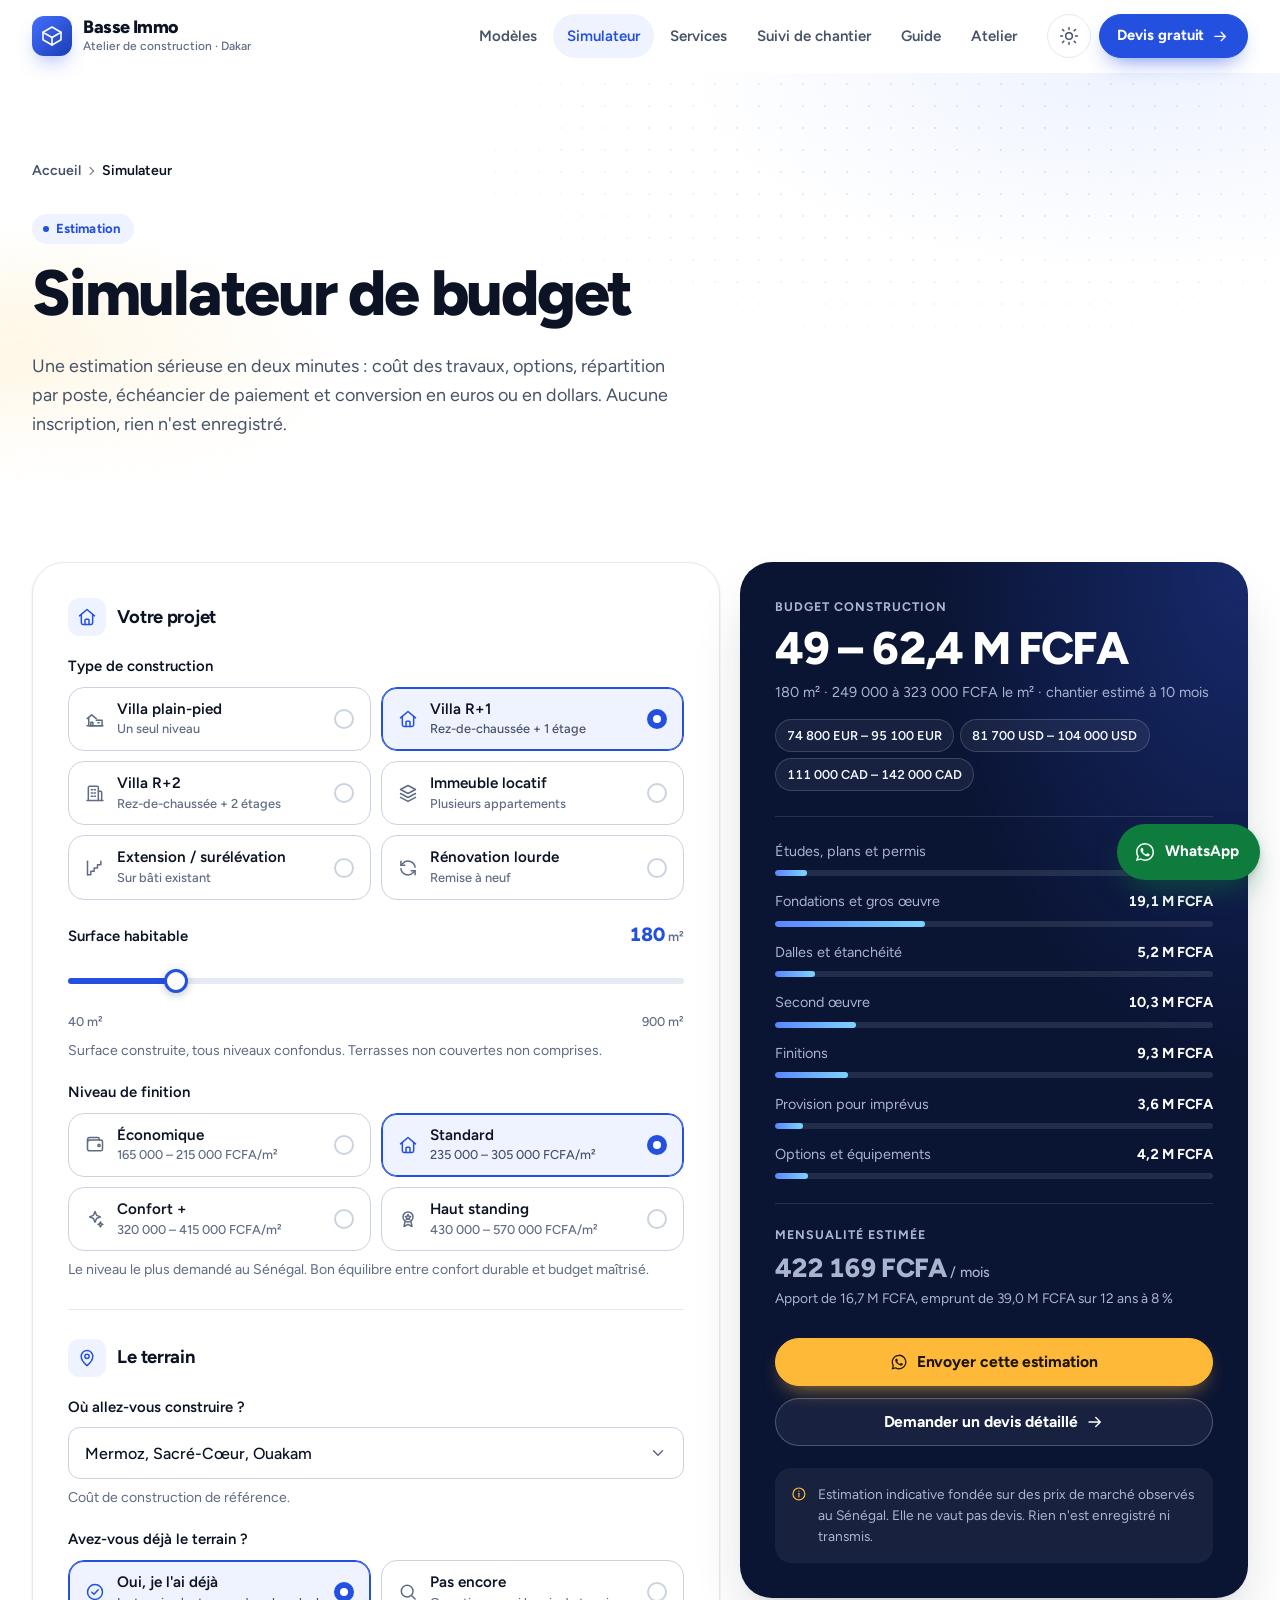
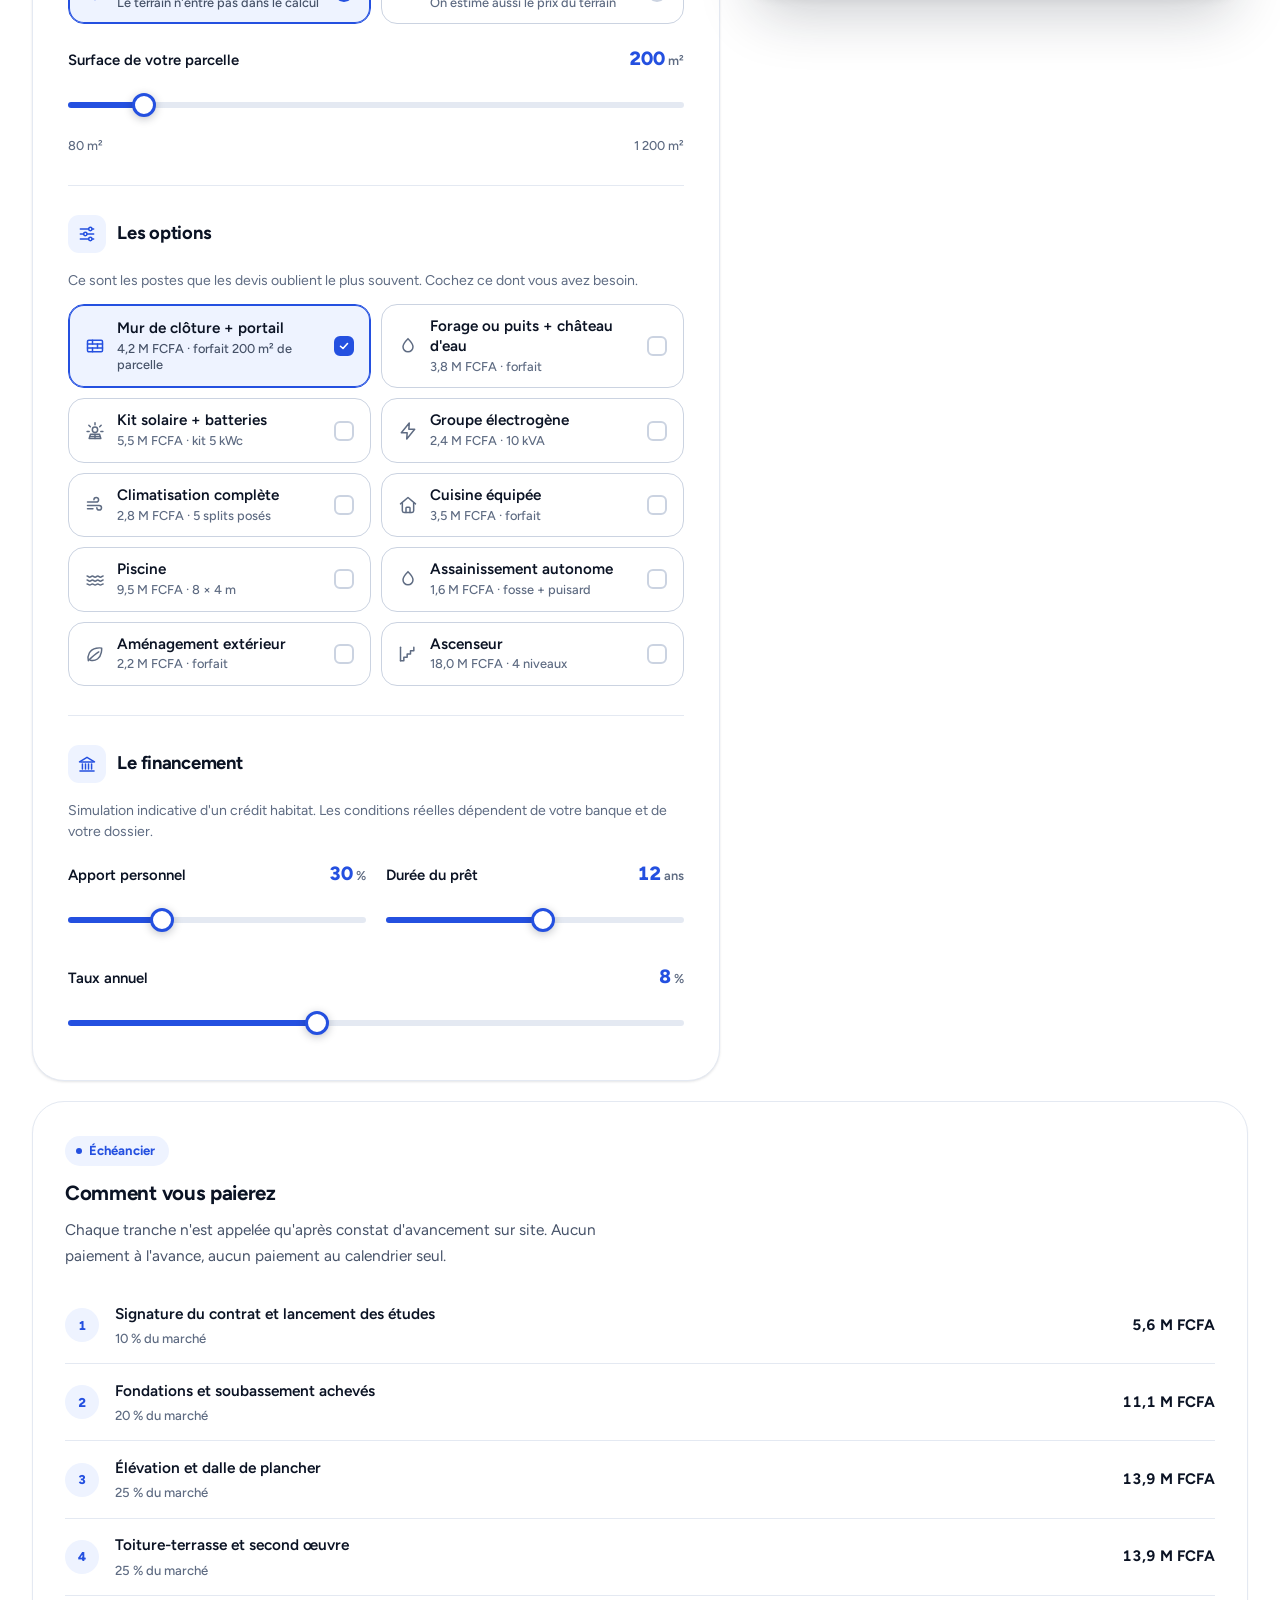
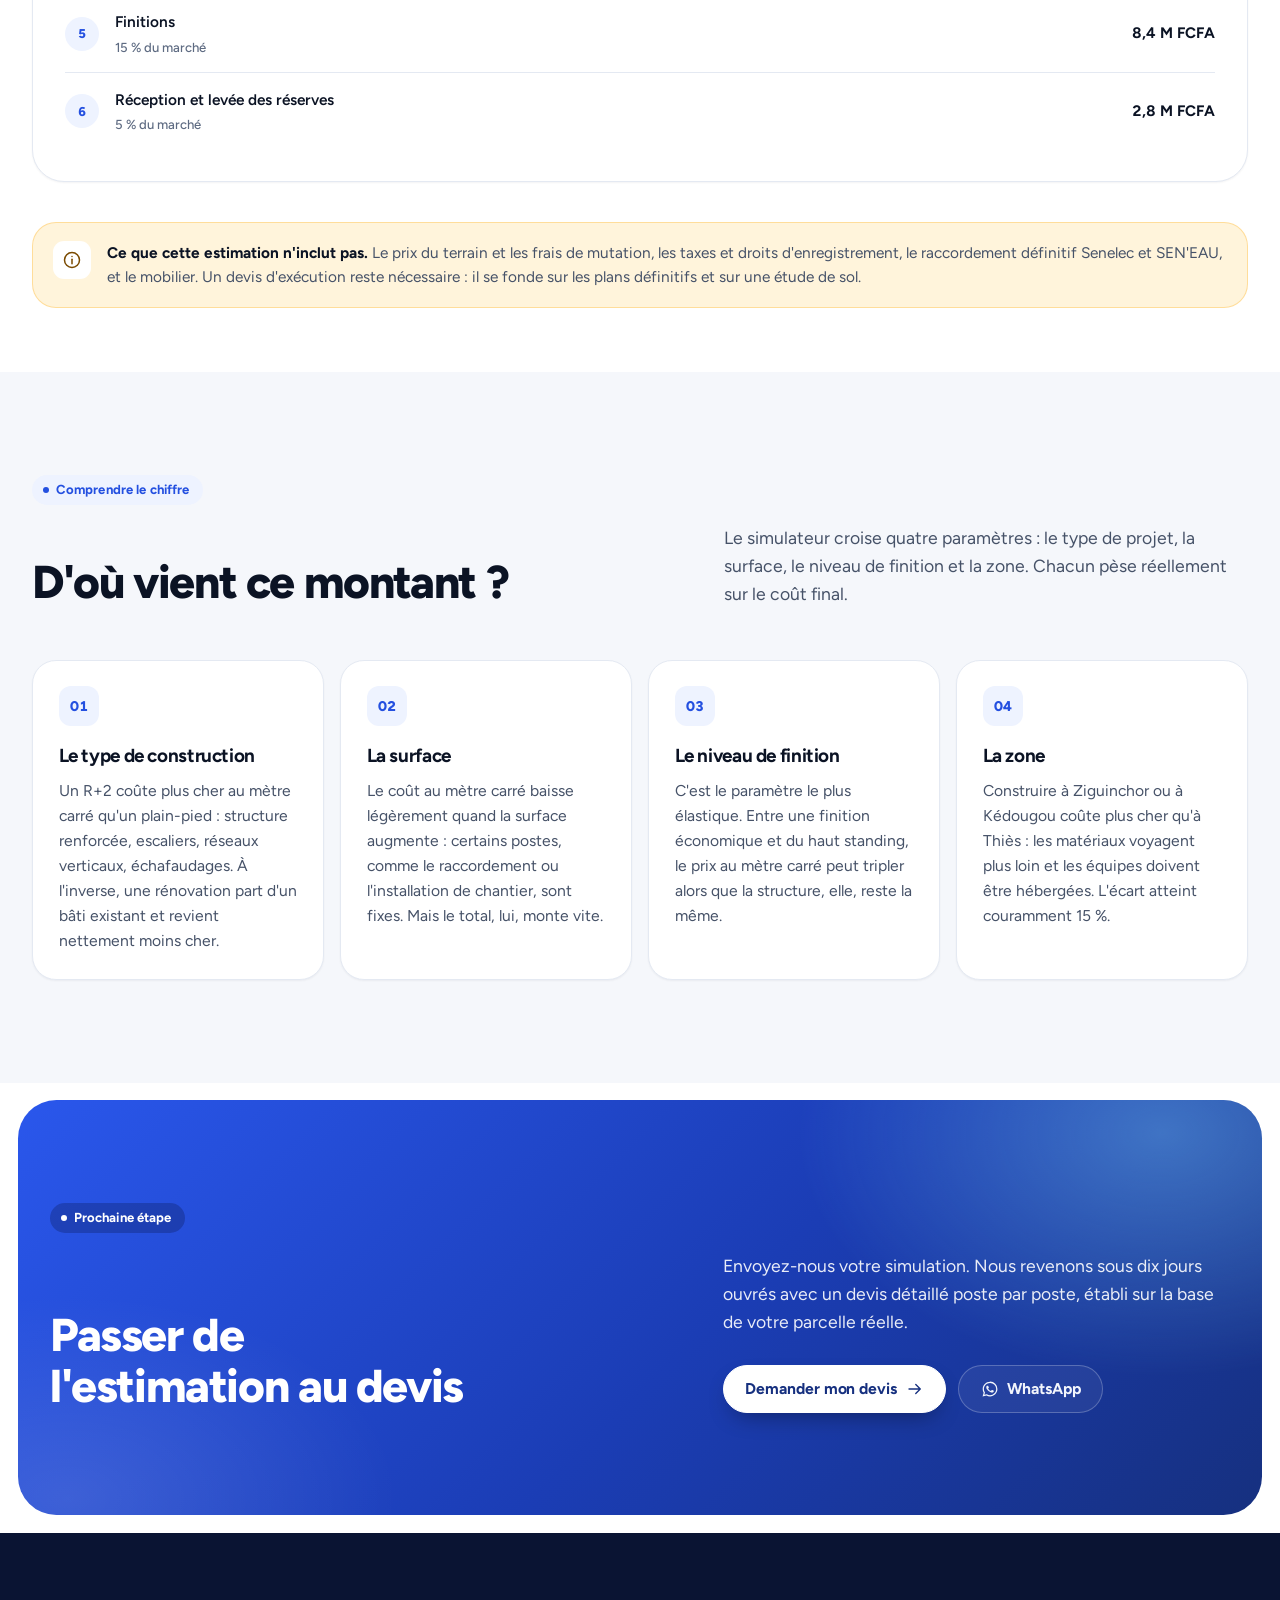
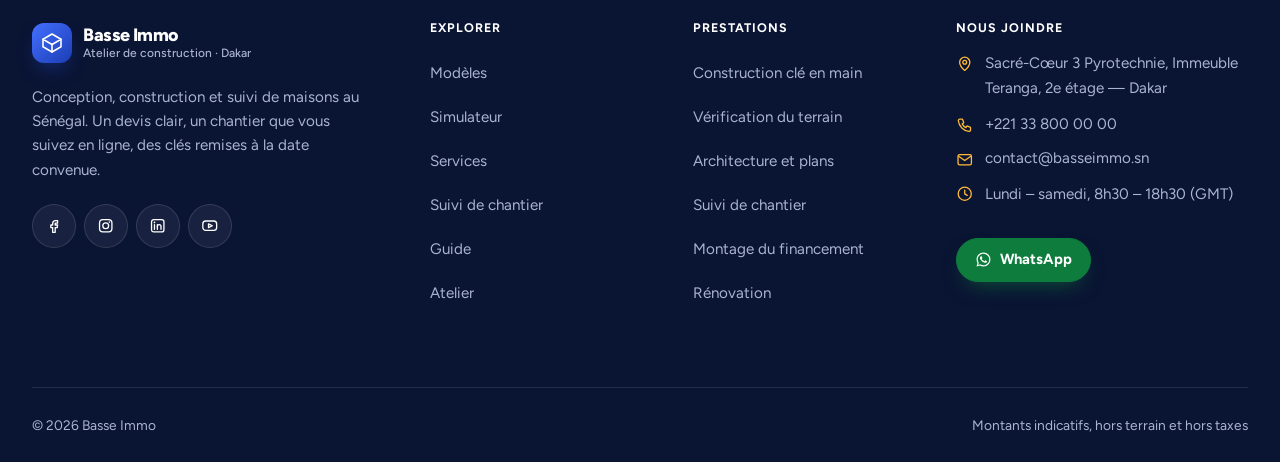
<file: simulateur.html>
<!doctype html>
<html lang="fr">
<head>
<meta charset="utf-8">
<meta name="viewport" content="width=device-width, initial-scale=1">
<title>Simulateur de budget construction au Sénégal | Basse Immo</title>
<meta name="description" content="Estimez le coût de votre construction au Sénégal en francs CFA : surface, niveau de finition, zone, options, répartition par poste et échéancier de paiement.">
<link rel="canonical" href="https://basseimmo.sn/simulateur.html">
<meta name="theme-color" content="#FFFFFF">
<meta property="og:type" content="website">
<meta property="og:site_name" content="Basse Immo">
<meta property="og:locale" content="fr_SN">
<meta property="og:title" content="Simulateur de budget construction au Sénégal | Basse Immo">
<meta property="og:description" content="Estimez le coût de votre construction au Sénégal en francs CFA : surface, niveau de finition, zone, options, répartition par poste et échéancier de paiement.">
<meta property="og:url" content="https://basseimmo.sn/simulateur.html">
<meta property="og:image" content="https://basseimmo.sn/assets/img/og.png">
<meta name="twitter:card" content="summary_large_image">
<link rel="icon" href="assets/img/favicon.svg" type="image/svg+xml">
<link rel="preconnect" href="https://fonts.googleapis.com">
<link rel="preconnect" href="https://fonts.gstatic.com" crossorigin>
<link rel="stylesheet" href="https://fonts.googleapis.com/css2?family=Figtree:wght@400..800&display=swap">
<link rel="stylesheet" href="assets/css/style.css">
<script>
/* Applique le thème enregistré avant le premier rendu, pour éviter un flash clair. */
(function(){try{var t=localStorage.getItem('bi-theme');if(t==='dark'||t==='light'){document.documentElement.setAttribute('data-theme',t);}}catch(e){}})();
</script>
</head>
<body>
<a class="skip-link" href="#contenu">Aller au contenu</a>
<header class="header">
  <div class="container header__inner">
    <a class="brand" href="index.html" aria-label="Basse Immo, accueil">
      <span class="brand__mark"><svg viewBox="0 0 32 32" fill="none" stroke="currentColor" stroke-width="1.7" stroke-linejoin="round" stroke-linecap="round" aria-hidden="true"><path d="M16 4 28 11 16 18 4 11z"/><path d="M4 11v10l12 7V18"/><path d="M28 11v10l-12 7"/></svg></span>
      <span>
        <span class="brand__name">Basse Immo</span>
        <span class="brand__tag">Atelier de construction · Dakar</span>
      </span>
    </a>

    <nav class="nav" id="nav-principal" aria-label="Navigation principale">
      <ul class="nav__list">
        <li><a class="nav__link" href="modeles.html">Modèles</a></li>
        <li><a class="nav__link" href="simulateur.html">Simulateur</a></li>
        <li><a class="nav__link" href="services.html">Services</a></li>
        <li><a class="nav__link" href="suivi.html">Suivi de chantier</a></li>
        <li><a class="nav__link" href="guide.html">Guide</a></li>
        <li><a class="nav__link" href="a-propos.html">Atelier</a></li>
      </ul>
      <div class="nav__mobile-cta">
        <a class="btn btn--wa" data-wa="Bonjour Basse Immo, je souhaite échanger sur mon projet." href="#"><svg class="ico" aria-hidden="true"><use href="#i-whatsapp"></use></svg> Écrire sur WhatsApp</a>
        <a class="btn btn--line" href="contact.html">Demander un devis</a>
      </div>
    </nav>

    <div class="header__actions">
      <button class="theme-toggle" type="button" data-theme-toggle aria-label="Changer de thème">
        <svg class="ico ico--sun" aria-hidden="true"><use href="#i-sun"></use></svg>
        <svg class="ico ico--moon" aria-hidden="true"><use href="#i-moon"></use></svg>
      </button>
      <a class="btn btn--sm header__cta" href="contact.html">Devis gratuit <svg class="ico" aria-hidden="true"><use href="#i-arrow-right"></use></svg></a>
      <button class="burger" type="button" data-burger aria-expanded="false" aria-controls="nav-principal" aria-label="Ouvrir le menu"><svg class="ico" aria-hidden="true"><use href="#i-menu"></use></svg></button>
    </div>
  </div>
</header>

<main id="contenu">
<section class="page-head">
  <div class="container">
    <ol class="crumbs"><li><a href="index.html">Accueil</a></li><li aria-current="page">Simulateur</li></ol>
    <p class="label label--accent" style="margin-bottom:1rem">Estimation</p><h1>Simulateur de budget</h1>
    <p>Une estimation sérieuse en deux minutes : coût des travaux, options, répartition par poste, échéancier de paiement et conversion en euros ou en dollars. Aucune inscription, rien n'est enregistré.</p>
  </div>
</section>

<section class="section section--tight">
  <div class="container">
    <h2 class="visually-hidden">Paramètres de votre projet et résultat</h2>
    <div class="sim" id="simulateur">
      <noscript><p>Le simulateur nécessite JavaScript. Écrivez-nous sur WhatsApp et nous vous enverrons une estimation.</p></noscript>
    </div>

    <div class="note" style="margin-top:2.5rem" data-reveal>
      <svg class="ico" aria-hidden="true"><use href="#i-info"></use></svg>
      <p><strong>Ce que cette estimation n'inclut pas.</strong> Le prix du terrain et les frais de mutation, les taxes et droits d'enregistrement, le raccordement définitif Senelec et SEN'EAU, et le mobilier. Un devis d'exécution reste nécessaire : il se fonde sur les plans définitifs et sur une étude de sol.</p>
    </div>
  </div>
</section>

<section class="section section--paper2">
  <div class="container">
  <div class="shead shead--split">
    <div class="shead__top"><span class="idx">—</span><span class="label">Comprendre le chiffre</span></div>
    <div><h2>D'où vient ce montant ?</h2></div>
    <div>
      <p class="shead__lead">Le simulateur croise quatre paramètres : le type de projet, la surface, le niveau de finition et la zone. Chacun pèse réellement sur le coût final.</p>
    </div>
  </div>
    <div class="grid12" id="explications"></div>
  </div>
</section>
<section class="section plate plate--clay">
  <div class="container">
    <div class="shead shead--split" style="margin-bottom:0">
      <div class="shead__top">
        <span class="label">Prochaine étape</span>
      </div>
      <div>
        <h2>Passer de l'estimation au devis</h2>
      </div>
      <div>
        <p class="shead__lead" style="margin-bottom:1.8rem">Envoyez-nous votre simulation. Nous revenons sous dix jours ouvrés avec un devis détaillé poste par poste, établi sur la base de votre parcelle réelle.</p>
        <div class="row">
          <a class="btn" href="contact.html">Demander mon devis <svg class="ico" aria-hidden="true"><use href="#i-arrow-right"></use></svg></a>
          <a class="btn btn--line" data-wa="Bonjour Basse Immo, je souhaite parler de mon projet." href="#"><svg class="ico" aria-hidden="true"><use href="#i-whatsapp"></use></svg> WhatsApp</a>
        </div>
      </div>
    </div>
  </div>
</section>
</main>

<a class="wa-float" data-wa="Bonjour Basse Immo, je souhaite des informations." href="#" aria-label="Nous écrire sur WhatsApp">
  <svg class="ico" aria-hidden="true"><use href="#i-whatsapp"></use></svg><span>WhatsApp</span>
</a>

<footer class="footer">
  <div class="container">
    <div class="footer__grid">
      <div>
        <a class="brand" href="index.html">
          <span class="brand__mark"><svg viewBox="0 0 32 32" fill="none" stroke="currentColor" stroke-width="1.7" stroke-linejoin="round" stroke-linecap="round" aria-hidden="true"><path d="M16 4 28 11 16 18 4 11z"/><path d="M4 11v10l12 7V18"/><path d="M28 11v10l-12 7"/></svg></span>
          <span>
            <span class="brand__name">Basse Immo</span>
            <span class="brand__tag">Atelier de construction · Dakar</span>
          </span>
        </a>
        <p class="footer__about">Conception, construction et suivi de maisons au Sénégal. Un devis clair, un chantier que vous suivez en ligne, des clés remises à la date convenue.</p>
        <div class="social">
          <a href="#" data-social="facebook" aria-label="Facebook"><svg class="ico" aria-hidden="true"><use href="#i-facebook"></use></svg></a>
          <a href="#" data-social="instagram" aria-label="Instagram"><svg class="ico" aria-hidden="true"><use href="#i-instagram"></use></svg></a>
          <a href="#" data-social="linkedin" aria-label="LinkedIn"><svg class="ico" aria-hidden="true"><use href="#i-linkedin"></use></svg></a>
          <a href="#" data-social="youtube" aria-label="YouTube"><svg class="ico" aria-hidden="true"><use href="#i-youtube"></use></svg></a>
        </div>
      </div>

      <div>
        <h2>Explorer</h2>
        <ul><li><a href="modeles.html">Modèles</a></li><li><a href="simulateur.html">Simulateur</a></li><li><a href="services.html">Services</a></li><li><a href="suivi.html">Suivi de chantier</a></li><li><a href="guide.html">Guide</a></li><li><a href="a-propos.html">Atelier</a></li></ul>
      </div>

      <div>
        <h2>Prestations</h2>
        <ul>
          <li><a href="services.html#cle-en-main">Construction clé en main</a></li>
          <li><a href="services.html#foncier">Vérification du terrain</a></li>
          <li><a href="services.html#plans">Architecture et plans</a></li>
          <li><a href="services.html#suivi">Suivi de chantier</a></li>
          <li><a href="services.html#financement">Montage du financement</a></li>
          <li><a href="services.html#renovation">Rénovation</a></li>
        </ul>
      </div>

      <div>
        <h2>Nous joindre</h2>
        <ul class="footer__contact">
          <li><svg class="ico" aria-hidden="true"><use href="#i-map-pin"></use></svg><span data-bi="adresse"></span></li>
          <li><svg class="ico" aria-hidden="true"><use href="#i-phone"></use></svg><a data-href="tel" href="#"><span data-bi="tel"></span></a></li>
          <li><svg class="ico" aria-hidden="true"><use href="#i-mail"></use></svg><a data-href="email" href="#"><span data-bi="email"></span></a></li>
          <li><svg class="ico" aria-hidden="true"><use href="#i-clock"></use></svg><span data-bi="horaires"></span></li>
        </ul>
        <a class="btn btn--wa btn--sm" style="margin-top:1.2rem" data-wa="Bonjour Basse Immo, je souhaite des informations." href="#"><svg class="ico" aria-hidden="true"><use href="#i-whatsapp"></use></svg> WhatsApp</a>
      </div>
    </div>

    <div class="footer__bottom">
      <p>© <span data-bi="annee"></span> Basse Immo</p>
      <p>Montants indicatifs, hors terrain et hors taxes</p>
    </div>
  </div>
</footer>

<script src="assets/js/icons.js"></script>
<script src="assets/js/data.js"></script>
<script src="assets/js/moteur.js"></script>
<script src="assets/js/app.js"></script>
<script src="assets/js/simulateur.js"></script>
</body>
</html>
</file>
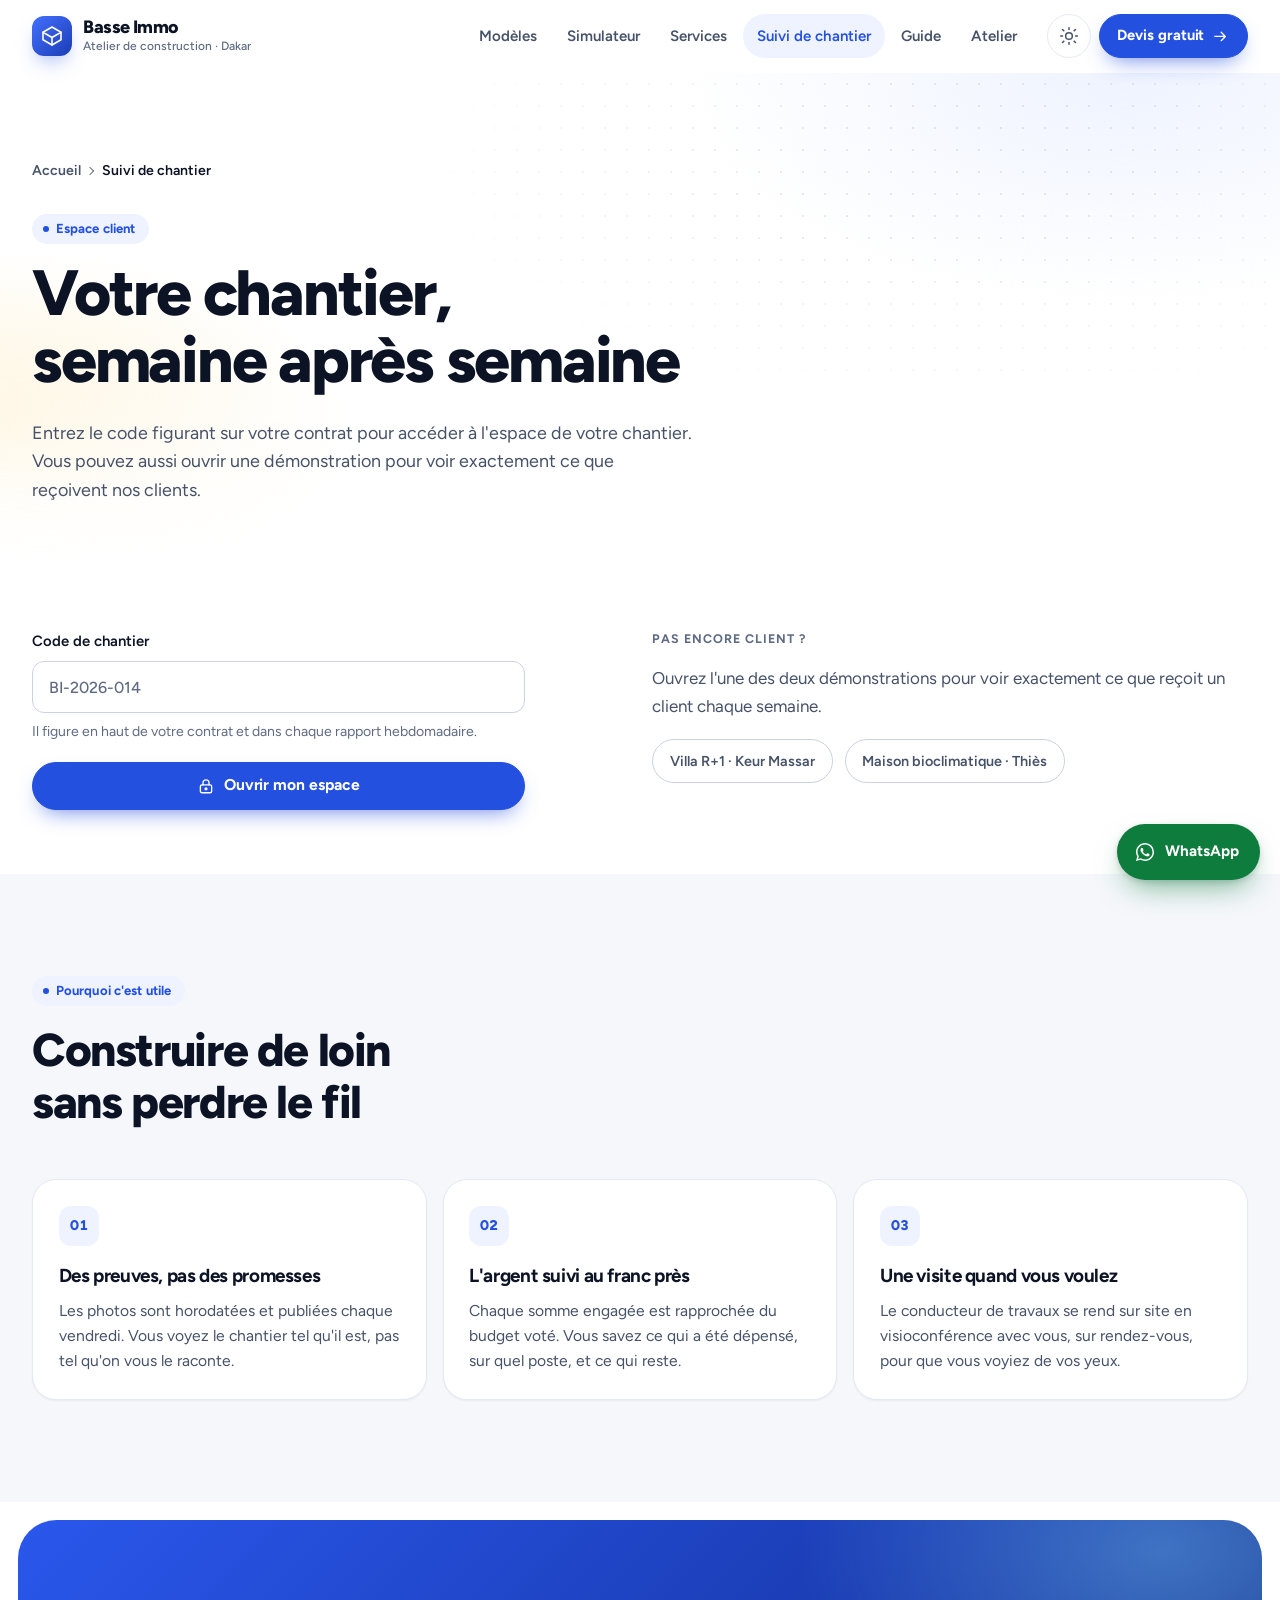
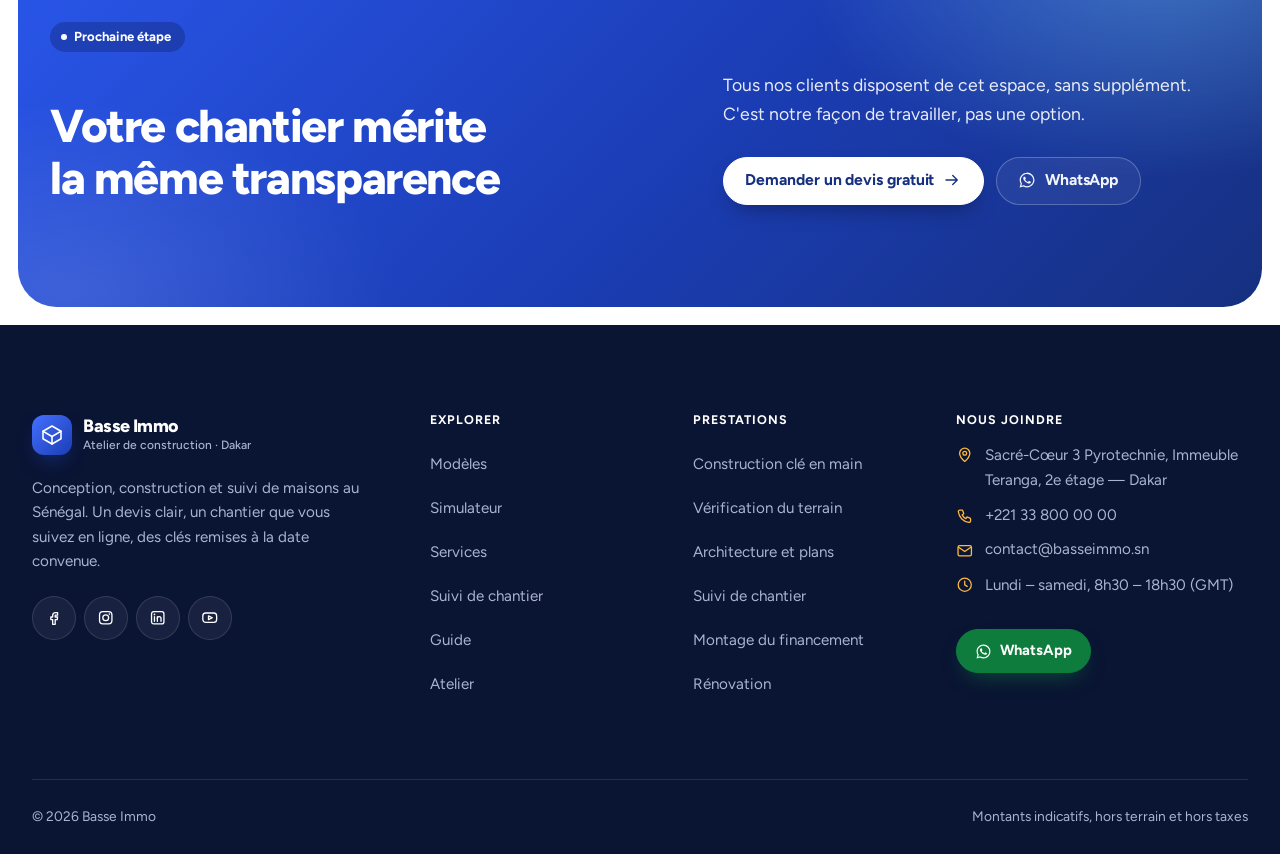
<file: suivi.html>
<!doctype html>
<html lang="fr">
<head>
<meta charset="utf-8">
<meta name="viewport" content="width=device-width, initial-scale=1">
<title>Suivi de chantier en ligne | Basse Immo</title>
<meta name="description" content="Suivez votre chantier au Sénégal depuis l'étranger : photos horodatées chaque semaine, avancement par phase, dépenses engagées et rapport du conducteur de travaux.">
<link rel="canonical" href="https://basseimmo.sn/suivi.html">
<meta name="theme-color" content="#FFFFFF">
<meta property="og:type" content="website">
<meta property="og:site_name" content="Basse Immo">
<meta property="og:locale" content="fr_SN">
<meta property="og:title" content="Suivi de chantier en ligne | Basse Immo">
<meta property="og:description" content="Suivez votre chantier au Sénégal depuis l'étranger : photos horodatées chaque semaine, avancement par phase, dépenses engagées et rapport du conducteur de travaux.">
<meta property="og:url" content="https://basseimmo.sn/suivi.html">
<meta property="og:image" content="https://basseimmo.sn/assets/img/og.png">
<meta name="twitter:card" content="summary_large_image">
<link rel="icon" href="assets/img/favicon.svg" type="image/svg+xml">
<link rel="preconnect" href="https://fonts.googleapis.com">
<link rel="preconnect" href="https://fonts.gstatic.com" crossorigin>
<link rel="stylesheet" href="https://fonts.googleapis.com/css2?family=Figtree:wght@400..800&display=swap">
<link rel="stylesheet" href="assets/css/style.css">
<script>
/* Applique le thème enregistré avant le premier rendu, pour éviter un flash clair. */
(function(){try{var t=localStorage.getItem('bi-theme');if(t==='dark'||t==='light'){document.documentElement.setAttribute('data-theme',t);}}catch(e){}})();
</script>
</head>
<body>
<a class="skip-link" href="#contenu">Aller au contenu</a>
<header class="header">
  <div class="container header__inner">
    <a class="brand" href="index.html" aria-label="Basse Immo, accueil">
      <span class="brand__mark"><svg viewBox="0 0 32 32" fill="none" stroke="currentColor" stroke-width="1.7" stroke-linejoin="round" stroke-linecap="round" aria-hidden="true"><path d="M16 4 28 11 16 18 4 11z"/><path d="M4 11v10l12 7V18"/><path d="M28 11v10l-12 7"/></svg></span>
      <span>
        <span class="brand__name">Basse Immo</span>
        <span class="brand__tag">Atelier de construction · Dakar</span>
      </span>
    </a>

    <nav class="nav" id="nav-principal" aria-label="Navigation principale">
      <ul class="nav__list">
        <li><a class="nav__link" href="modeles.html">Modèles</a></li>
        <li><a class="nav__link" href="simulateur.html">Simulateur</a></li>
        <li><a class="nav__link" href="services.html">Services</a></li>
        <li><a class="nav__link" href="suivi.html">Suivi de chantier</a></li>
        <li><a class="nav__link" href="guide.html">Guide</a></li>
        <li><a class="nav__link" href="a-propos.html">Atelier</a></li>
      </ul>
      <div class="nav__mobile-cta">
        <a class="btn btn--wa" data-wa="Bonjour Basse Immo, je souhaite échanger sur mon projet." href="#"><svg class="ico" aria-hidden="true"><use href="#i-whatsapp"></use></svg> Écrire sur WhatsApp</a>
        <a class="btn btn--line" href="contact.html">Demander un devis</a>
      </div>
    </nav>

    <div class="header__actions">
      <button class="theme-toggle" type="button" data-theme-toggle aria-label="Changer de thème">
        <svg class="ico ico--sun" aria-hidden="true"><use href="#i-sun"></use></svg>
        <svg class="ico ico--moon" aria-hidden="true"><use href="#i-moon"></use></svg>
      </button>
      <a class="btn btn--sm header__cta" href="contact.html">Devis gratuit <svg class="ico" aria-hidden="true"><use href="#i-arrow-right"></use></svg></a>
      <button class="burger" type="button" data-burger aria-expanded="false" aria-controls="nav-principal" aria-label="Ouvrir le menu"><svg class="ico" aria-hidden="true"><use href="#i-menu"></use></svg></button>
    </div>
  </div>
</header>

<main id="contenu">
<section class="page-head">
  <div class="container">
    <ol class="crumbs"><li><a href="index.html">Accueil</a></li><li aria-current="page">Suivi de chantier</li></ol>
    <p class="label label--accent" style="margin-bottom:1rem">Espace client</p><h1>Votre chantier, semaine après semaine</h1>
    <p>Entrez le code figurant sur votre contrat pour accéder à l'espace de votre chantier. Vous pouvez aussi ouvrir une démonstration pour voir exactement ce que reçoivent nos clients.</p>
  </div>
</section>

<section class="section section--tight">
  <div class="container">

    <div class="grid12">
      <div class="c5">
        <form id="form-code" novalidate>
          <div class="field">
            <label for="code">Code de chantier</label>
            <input class="input" id="code" name="code" type="text" placeholder="BI-2026-014" autocomplete="off" spellcheck="false" aria-describedby="code-aide">
            <p class="field__hint" id="code-aide">Il figure en haut de votre contrat et dans chaque rapport hebdomadaire.</p>
          </div>
          <p id="code-erreur" role="alert" style="display:none;color:var(--danger);font-size:.9rem;font-weight:550;margin:0 0 .9rem"></p>
          <button class="btn btn--block" type="submit"><svg class="ico" aria-hidden="true"><use href="#i-lock"></use></svg> Ouvrir mon espace</button>
        </form>
      </div>
      <div class="c6 start7">
        <p class="label" style="margin-bottom:.9rem">Pas encore client&nbsp;?</p>
        <p style="color:var(--ink-soft)">Ouvrez l'une des deux démonstrations pour voir exactement ce que reçoit un client chaque semaine.</p>
        <div class="row" style="margin-top:1.2rem">
          <button class="chip" type="button" data-demo="BI-2026-014">Villa R+1 · Keur Massar</button>
          <button class="chip" type="button" data-demo="BI-2026-031">Maison bioclimatique · Thiès</button>
        </div>
      </div>
    </div>

    <div id="tableau-bord" hidden></div>

  </div>
</section>

<section class="section section--paper2">
  <div class="container">
  <div class="shead shead--split">
    <div class="shead__top"><span class="idx">—</span><span class="label">Pourquoi c'est utile</span></div>
    <div><h2>Construire de loin sans perdre le fil</h2></div>
    <div>
    </div>
  </div>
    <div class="entries">
      <div class="entry" data-reveal>
        <span class="entry__idx">01</span>
        <h3 class="entry__title">Des preuves, pas des promesses</h3>
        <p class="entry__desc">Les photos sont horodatées et publiées chaque vendredi. Vous voyez le chantier tel qu'il est, pas tel qu'on vous le raconte.</p>
        <span></span>
      </div>
      <div class="entry" data-reveal>
        <span class="entry__idx">02</span>
        <h3 class="entry__title">L'argent suivi au franc près</h3>
        <p class="entry__desc">Chaque somme engagée est rapprochée du budget voté. Vous savez ce qui a été dépensé, sur quel poste, et ce qui reste.</p>
        <span></span>
      </div>
      <div class="entry" data-reveal>
        <span class="entry__idx">03</span>
        <h3 class="entry__title">Une visite quand vous voulez</h3>
        <p class="entry__desc">Le conducteur de travaux se rend sur site en visioconférence avec vous, sur rendez-vous, pour que vous voyiez de vos yeux.</p>
        <span></span>
      </div>
    </div>
  </div>
</section>
<section class="section plate plate--clay">
  <div class="container">
    <div class="shead shead--split" style="margin-bottom:0">
      <div class="shead__top">
        <span class="label">Prochaine étape</span>
      </div>
      <div>
        <h2>Votre chantier mérite la même transparence</h2>
      </div>
      <div>
        <p class="shead__lead" style="margin-bottom:1.8rem">Tous nos clients disposent de cet espace, sans supplément. C'est notre façon de travailler, pas une option.</p>
        <div class="row">
          <a class="btn" href="contact.html">Demander un devis gratuit <svg class="ico" aria-hidden="true"><use href="#i-arrow-right"></use></svg></a>
          <a class="btn btn--line" data-wa="Bonjour Basse Immo, je souhaite parler de mon projet." href="#"><svg class="ico" aria-hidden="true"><use href="#i-whatsapp"></use></svg> WhatsApp</a>
        </div>
      </div>
    </div>
  </div>
</section>
</main>

<a class="wa-float" data-wa="Bonjour Basse Immo, je souhaite des informations." href="#" aria-label="Nous écrire sur WhatsApp">
  <svg class="ico" aria-hidden="true"><use href="#i-whatsapp"></use></svg><span>WhatsApp</span>
</a>

<footer class="footer">
  <div class="container">
    <div class="footer__grid">
      <div>
        <a class="brand" href="index.html">
          <span class="brand__mark"><svg viewBox="0 0 32 32" fill="none" stroke="currentColor" stroke-width="1.7" stroke-linejoin="round" stroke-linecap="round" aria-hidden="true"><path d="M16 4 28 11 16 18 4 11z"/><path d="M4 11v10l12 7V18"/><path d="M28 11v10l-12 7"/></svg></span>
          <span>
            <span class="brand__name">Basse Immo</span>
            <span class="brand__tag">Atelier de construction · Dakar</span>
          </span>
        </a>
        <p class="footer__about">Conception, construction et suivi de maisons au Sénégal. Un devis clair, un chantier que vous suivez en ligne, des clés remises à la date convenue.</p>
        <div class="social">
          <a href="#" data-social="facebook" aria-label="Facebook"><svg class="ico" aria-hidden="true"><use href="#i-facebook"></use></svg></a>
          <a href="#" data-social="instagram" aria-label="Instagram"><svg class="ico" aria-hidden="true"><use href="#i-instagram"></use></svg></a>
          <a href="#" data-social="linkedin" aria-label="LinkedIn"><svg class="ico" aria-hidden="true"><use href="#i-linkedin"></use></svg></a>
          <a href="#" data-social="youtube" aria-label="YouTube"><svg class="ico" aria-hidden="true"><use href="#i-youtube"></use></svg></a>
        </div>
      </div>

      <div>
        <h2>Explorer</h2>
        <ul><li><a href="modeles.html">Modèles</a></li><li><a href="simulateur.html">Simulateur</a></li><li><a href="services.html">Services</a></li><li><a href="suivi.html">Suivi de chantier</a></li><li><a href="guide.html">Guide</a></li><li><a href="a-propos.html">Atelier</a></li></ul>
      </div>

      <div>
        <h2>Prestations</h2>
        <ul>
          <li><a href="services.html#cle-en-main">Construction clé en main</a></li>
          <li><a href="services.html#foncier">Vérification du terrain</a></li>
          <li><a href="services.html#plans">Architecture et plans</a></li>
          <li><a href="services.html#suivi">Suivi de chantier</a></li>
          <li><a href="services.html#financement">Montage du financement</a></li>
          <li><a href="services.html#renovation">Rénovation</a></li>
        </ul>
      </div>

      <div>
        <h2>Nous joindre</h2>
        <ul class="footer__contact">
          <li><svg class="ico" aria-hidden="true"><use href="#i-map-pin"></use></svg><span data-bi="adresse"></span></li>
          <li><svg class="ico" aria-hidden="true"><use href="#i-phone"></use></svg><a data-href="tel" href="#"><span data-bi="tel"></span></a></li>
          <li><svg class="ico" aria-hidden="true"><use href="#i-mail"></use></svg><a data-href="email" href="#"><span data-bi="email"></span></a></li>
          <li><svg class="ico" aria-hidden="true"><use href="#i-clock"></use></svg><span data-bi="horaires"></span></li>
        </ul>
        <a class="btn btn--wa btn--sm" style="margin-top:1.2rem" data-wa="Bonjour Basse Immo, je souhaite des informations." href="#"><svg class="ico" aria-hidden="true"><use href="#i-whatsapp"></use></svg> WhatsApp</a>
      </div>
    </div>

    <div class="footer__bottom">
      <p>© <span data-bi="annee"></span> Basse Immo</p>
      <p>Montants indicatifs, hors terrain et hors taxes</p>
    </div>
  </div>
</footer>

<script src="assets/js/icons.js"></script>
<script src="assets/js/data.js"></script>
<script src="assets/js/moteur.js"></script>
<script src="assets/js/app.js"></script>
<script src="assets/js/suivi.js"></script>
</body>
</html>
</file>
<file: assets/css/style.css>
/* ==========================================================================
   Basse Immo — design system
   Parti pris : interface claire et moderne. Cartes arrondies, ombres douces,
   bleu océan pour l'action, jaune soleil pour les repères, en-tête vitré.
   Une seule famille, Figtree, avec des chiffres tabulaires.
   Le site est clair par défaut ; le thème sombre ne s'applique que si le
   visiteur le choisit avec le bouton de l'en-tête (data-theme="dark").
   ========================================================================== */

/* --------------------------------------------------------------------------
   1. Jetons
   -------------------------------------------------------------------------- */
:root {
  /* Neutres */
  --bg:            #FFFFFF;
  --bg-soft:       #F5F7FB;
  --bg-muted:      #EDF1F7;
  --surface:       #FFFFFF;
  --surface-2:     #F8FAFD;
  --ink:           #0B1324;
  --ink-soft:      #465268;
  --ink-mute:      #5E6B82;
  --line:          #E4E9F2;
  --line-strong:   #CBD3E1;

  /* Marque */
  --brand:         #2450E0;
  --brand-strong:  #1B3DB5;
  --brand-text:    #2450E0;
  --brand-soft:    #EEF3FF;
  --brand-soft-2:  #DCE6FF;
  --on-brand:      #FFFFFF;
  --sun:           #FFB938;
  --sun-soft:      #FFF4DB;
  --sun-ink:       #7A4A00;
  --ok:            #0E7C3C;
  --ok-soft:       #E7F6EE;
  --danger:        #C8261B;
  --wa:            #0E7C3C;
  --wa-strong:     #0A6531;

  /* Bandeaux sombres (résultat du simulateur, méthode, pied de page) */
  --night:         #0A1433;
  --night-2:       #1A2F7A;
  --on-night:      #F2F5FC;
  --on-night-mute: #A9B4CF;

  /* Illustrations */
  --art-bg: linear-gradient(160deg, #E6EEFF 0%, #F5F8FF 48%, #FFF3DC 100%);

  /* Formes */
  --r-xs: 8px;
  --r-sm: 12px;
  --r:    16px;
  --r-lg: 24px;
  --r-xl: 32px;
  --r-pill: 999px;

  --sh-xs: 0 1px 2px rgba(16, 24, 40, .05);
  --sh-sm: 0 1px 3px rgba(16, 24, 40, .08), 0 1px 2px rgba(16, 24, 40, .04);
  --sh-md: 0 14px 28px -10px rgba(16, 24, 40, .16), 0 3px 8px -3px rgba(16, 24, 40, .06);
  --sh-lg: 0 30px 60px -18px rgba(16, 24, 40, .24), 0 6px 14px -6px rgba(16, 24, 40, .08);
  --sh-brand: 0 10px 22px -10px rgba(36, 80, 224, .75);

  /* Trame */
  --gutter: 20px;
  --maxw: 1240px;
  --maxw-text: 700px;
  --header-h: 72px;

  /* Typographie */
  --sans: "Figtree", system-ui, -apple-system, "Segoe UI", Roboto, Helvetica, Arial, sans-serif;

  /* Mouvement */
  --ease: cubic-bezier(.2, .8, .2, 1);
  --t-fast: 150ms var(--ease);
  --t: 220ms var(--ease);
  --t-slow: 420ms var(--ease);

  color-scheme: light;
}

:root[data-theme="dark"] {
  --bg:            #070B17;
  --bg-soft:       #0B1122;
  --bg-muted:      #111A31;
  --surface:       #0E1528;
  --surface-2:     #131C33;
  --ink:           #EEF2FA;
  --ink-soft:      #B6C0D4;
  --ink-mute:      #8C98B0;
  --line:          #1D2741;
  --line-strong:   #2B3858;
  --brand:         #2F5BFF;
  --brand-strong:  #2449E0;
  --brand-text:    #8EA8FF;
  --brand-soft:    #141F45;
  --brand-soft-2:  #1C2B5E;
  --sun-soft:      #2A2210;
  --sun-ink:       #FFD27A;
  --ok:            #4ADE95;
  --ok-soft:       #0F2A1D;
  --danger:        #FF8A80;
  --night:         #0F1A40;
  --night-2:       #22398F;
  --art-bg: linear-gradient(160deg, #13204A 0%, #0E1633 55%, #1F1A2C 100%);
  --sh-xs: 0 1px 2px rgba(0, 0, 0, .4);
  --sh-sm: 0 1px 3px rgba(0, 0, 0, .5);
  --sh-md: 0 14px 28px -10px rgba(0, 0, 0, .7);
  --sh-lg: 0 30px 60px -18px rgba(0, 0, 0, .8);
  --sh-brand: 0 10px 22px -10px rgba(47, 91, 255, .6);
  color-scheme: dark;
}

/* --------------------------------------------------------------------------
   2. Socle
   -------------------------------------------------------------------------- */
*, *::before, *::after { box-sizing: border-box; }

html {
  -webkit-text-size-adjust: 100%;
  scroll-behavior: smooth;
  scroll-padding-top: calc(var(--header-h) + 24px);
}

body {
  margin: 0;
  background: var(--bg);
  color: var(--ink);
  font-family: var(--sans);
  font-size: 17px;
  line-height: 1.65;
  -webkit-font-smoothing: antialiased;
  -moz-osx-font-smoothing: grayscale;
  overflow-x: hidden;
  overflow-x: clip;
}

img, svg, video { max-width: 100%; height: auto; display: block; }

h1, h2, h3, h4 {
  color: var(--ink);
  font-weight: 700;
  letter-spacing: -.025em;
  line-height: 1.12;
  margin: 0 0 .5em;
  text-wrap: balance;
}
h1 { font-size: clamp(2.5rem, 6vw, 4.6rem); font-weight: 800; letter-spacing: -.035em; line-height: 1.04; }
h2 { font-size: clamp(1.9rem, 3.6vw, 3rem); font-weight: 800; letter-spacing: -.03em; }
h3 { font-size: clamp(1.12rem, 1.6vw, 1.3rem); letter-spacing: -.015em; line-height: 1.3; }
h4 { font-size: 1.05rem; letter-spacing: -.01em; line-height: 1.35; }

p { margin: 0 0 1em; }
p:last-child { margin-bottom: 0; }

a { color: inherit; text-decoration: none; transition: color var(--t-fast); }
a:hover { color: var(--brand-text); }

ul, ol { margin: 0 0 1em; padding-left: 1.2em; }
li { margin-bottom: .35em; }
strong { font-weight: 700; }
hr { border: 0; border-top: 1px solid var(--line); margin: 3rem 0; }

:focus-visible { outline: 3px solid var(--brand); outline-offset: 3px; }
::selection { background: var(--brand-soft-2); color: var(--ink); }

.skip-link {
  position: absolute; left: 16px; top: -80px; z-index: 200;
  padding: .75rem 1.2rem; border-radius: var(--r-pill);
  background: var(--ink); color: var(--bg); font-weight: 700;
  transition: top var(--t);
}
.skip-link:focus { top: 12px; color: var(--bg); }

.visually-hidden {
  position: absolute !important; width: 1px; height: 1px;
  padding: 0; margin: -1px; overflow: hidden;
  clip: rect(0 0 0 0); white-space: nowrap; border: 0;
}

/* --------------------------------------------------------------------------
   3. Trame
   -------------------------------------------------------------------------- */
.container {
  width: 100%;
  max-width: calc(var(--maxw) + var(--gutter) * 2);
  margin-inline: auto;
  padding-inline: var(--gutter);
}
@media (min-width: 900px) { :root { --gutter: 32px; } }

.section { padding-block: clamp(4rem, 8vw, 6.5rem); }
.hero + .section { padding-top: clamp(2.5rem, 5vw, 4rem); }
.section--tight { padding-block: clamp(2.5rem, 5vw, 4rem); }
.section--paper2 { background: var(--bg-soft); }

/* Bandeau sombre posé comme une carte, avec une lueur bleue. */
.plate {
  position: relative; isolation: isolate; overflow: hidden;
  margin-inline: clamp(8px, 1.4vw, 20px);
  border-radius: clamp(24px, 3vw, 40px);
  background: var(--night);
  color: var(--on-night);
  --ink: var(--on-night);
  --ink-soft: var(--on-night-mute);
  --ink-mute: var(--on-night-mute);
  --line: rgba(255, 255, 255, .12);
  --line-strong: rgba(255, 255, 255, .24);
  --brand-text: #9DB4FF;
  --brand-soft: rgba(255, 255, 255, .09);
  --brand-soft-2: rgba(255, 255, 255, .2);
  --surface: rgba(255, 255, 255, .05);
  --surface-2: rgba(255, 255, 255, .07);
  --bg-soft: rgba(255, 255, 255, .06);
  --bg-muted: rgba(255, 255, 255, .12);
}
.plate::before {
  content: ""; position: absolute; inset: 0; z-index: -1; pointer-events: none;
  background:
    radial-gradient(55% 75% at 100% 0%, color-mix(in srgb, var(--night-2) 90%, transparent), transparent 70%),
    radial-gradient(40% 60% at 0% 100%, rgba(56, 189, 248, .12), transparent 70%);
}
.plate { margin-block: clamp(8px, 1.4vw, 20px); }
.plate p { color: var(--on-night-mute); }

/* Appel à l'action : dégradé de marque. */
.plate--clay {
  background: linear-gradient(135deg, #2A57EC 0%, #1B3DB5 55%, #16307F 100%);
  --ink: #FFFFFF;
  --ink-soft: rgba(255, 255, 255, .9);
  --ink-mute: rgba(255, 255, 255, .88);
  --line: rgba(255, 255, 255, .22);
  --line-strong: rgba(255, 255, 255, .42);
  --brand-text: #FFFFFF;
  --brand-soft: rgba(8, 20, 70, .28);
}
.plate--clay::before {
  background:
    radial-gradient(45% 90% at 92% 8%, rgba(125, 211, 252, .38), transparent 65%),
    radial-gradient(38% 70% at 4% 96%, rgba(255, 255, 255, .12), transparent 70%);
}
.plate--clay p { color: rgba(255, 255, 255, .9); }
.plate--clay .btn { --btn-bg: #FFFFFF; --btn-fg: #16307F; --btn-border: #FFFFFF; box-shadow: 0 10px 24px -10px rgba(0, 0, 0, .45); }
.plate--clay .btn:hover { --btn-bg: var(--sun); --btn-fg: #1A1405; --btn-border: var(--sun); }
.plate--clay .btn--line { --btn-bg: transparent; --btn-fg: #FFFFFF; --btn-border: rgba(255, 255, 255, .55); box-shadow: none; }
.plate--clay .btn--line:hover { --btn-bg: rgba(255, 255, 255, .14); --btn-fg: #FFFFFF; --btn-border: #FFFFFF; }

/* Bandeau clair teinté : les rôles reprennent ceux du thème. */
.plate--sand {
  background: linear-gradient(180deg, var(--brand-soft), var(--bg-soft));
  color: var(--ink);
}
.plate--sand::before { display: none; }

/* Grille 12 colonnes, pour les mises en page asymétriques */
.grid12 { display: grid; grid-template-columns: repeat(12, 1fr); gap: 24px; }
@media (max-width: 860px) { .grid12 { grid-template-columns: repeat(6, 1fr); gap: 20px; } }
@media (max-width: 560px) { .grid12 { grid-template-columns: 1fr; } }

.c3, .c4, .c5, .c6, .c7, .c8, .c9 { grid-column: 1 / -1; min-width: 0; }
@media (min-width: 900px) {
  .c3 { grid-column: auto / span 3; }
  .c4 { grid-column: auto / span 4; }
  .c5 { grid-column: auto / span 5; }
  .c6 { grid-column: auto / span 6; }
  .c7 { grid-column: auto / span 7; }
  .c8 { grid-column: auto / span 8; }
  .c9 { grid-column: auto / span 9; }
  .start2 { grid-column-start: 2; }
  .start3 { grid-column-start: 3; }
  .start4 { grid-column-start: 4; }
  .start5 { grid-column-start: 5; }
  .start6 { grid-column-start: 6; }
  .start7 { grid-column-start: 7; }
  .start8 { grid-column-start: 8; }
  .start9 { grid-column-start: 9; }
}

.cols { display: grid; gap: 24px; }
@media (min-width: 700px)  { .cols--2 { grid-template-columns: 1fr 1fr; } }
@media (min-width: 700px)  { .cols--3 { grid-template-columns: 1fr 1fr; } }
@media (min-width: 1040px) { .cols--3 { grid-template-columns: repeat(3, 1fr); } }
@media (min-width: 700px)  { .cols--4 { grid-template-columns: repeat(2, 1fr); } }
@media (min-width: 1040px) { .cols--4 { grid-template-columns: repeat(4, 1fr); } }

.stack > * + * { margin-top: .75rem; }
.row { display: flex; flex-wrap: wrap; gap: 12px; align-items: center; }
.row--between { justify-content: space-between; }
.rule { border: 0; border-top: 1px solid var(--line); margin: 0; }

/* --------------------------------------------------------------------------
   4. Libellés, pastilles, index
   -------------------------------------------------------------------------- */
.label {
  font-size: .78rem; font-weight: 700;
  letter-spacing: .08em; text-transform: uppercase;
  color: var(--ink-mute);
}

/* Pastille d'accroche : au-dessus des titres, en tête de section. */
.label--accent,
.shead__top .label,
.pill {
  display: inline-flex; align-items: center; gap: .5em;
  width: fit-content;
  padding: .38rem .85rem .38rem .7rem;
  border-radius: var(--r-pill);
  background: var(--brand-soft);
  color: var(--brand-text);
  font-size: .82rem; font-weight: 700;
  letter-spacing: .01em; text-transform: none; line-height: 1.35;
}
.label--accent::before,
.shead__top .label::before {
  content: ""; width: 6px; height: 6px; flex: none;
  border-radius: 50%; background: currentColor;
}

.idx {
  display: inline-grid; place-items: center;
  min-width: 40px; height: 40px; padding: 0 8px;
  border-radius: 12px;
  background: var(--brand-soft); color: var(--brand-text);
  font-size: .88rem; font-weight: 800; letter-spacing: 0;
  font-variant-numeric: tabular-nums;
}
.shead__top .idx { display: none; }

/* Petits caractères : notes, précisions, mentions. */
.mono { font-variant-numeric: tabular-nums; }

/* En-tête de section : pastille, titre, chapeau */
.shead { margin-bottom: clamp(2rem, 4vw, 3.25rem); }
.shead__top { display: flex; align-items: center; gap: 12px; margin-bottom: 1.1rem; }
.shead h2 { max-width: 20ch; margin-bottom: 0; }
.shead__lead { color: var(--ink-soft); font-size: 1.1rem; line-height: 1.6; max-width: 50ch; }

@media (min-width: 900px) {
  .shead--split { display: grid; grid-template-columns: 1.2fr 1fr; gap: 1.2rem 64px; align-items: end; }
  .shead--split .shead__top { grid-column: 1 / -1; margin-bottom: 0; }
}
@media (max-width: 899px) {
  .shead--split > :last-child:not(.shead__top) { margin-top: 1rem; }
}

/* --------------------------------------------------------------------------
   5. Boutons et liens
   -------------------------------------------------------------------------- */
.btn {
  --btn-bg: var(--brand);
  --btn-fg: var(--on-brand);
  --btn-border: var(--btn-bg);
  display: inline-flex; align-items: center; justify-content: center; gap: .55em;
  min-height: 48px; padding: .72rem 1.35rem;
  border: 1px solid var(--btn-border);
  border-radius: var(--r-pill);
  background: var(--btn-bg); color: var(--btn-fg);
  font-family: inherit; font-size: .98rem; font-weight: 700;
  letter-spacing: -.005em; line-height: 1.2; text-align: center;
  cursor: pointer; touch-action: manipulation;
  box-shadow: var(--sh-brand);
  transition: background var(--t-fast), color var(--t-fast), border-color var(--t-fast),
              box-shadow var(--t-fast), transform var(--t-fast);
}
.btn:hover { --btn-bg: var(--brand-strong); color: var(--btn-fg); transform: translateY(-1px); }
.btn:active { transform: translateY(0) scale(.98); }
.btn[disabled] { opacity: .45; pointer-events: none; box-shadow: none; }
.btn .ico { transition: transform var(--t); }
.btn:hover .ico:has(use[href="#i-arrow-right"]) { transform: translateX(3px); }

.btn--accent { --btn-bg: var(--sun); --btn-fg: #1A1405; box-shadow: 0 10px 22px -10px rgba(255, 185, 56, .75); }
.btn--accent:hover { --btn-bg: #FFC85C; --btn-fg: #1A1405; }

.btn--line { --btn-bg: var(--surface); --btn-fg: var(--ink); --btn-border: var(--line-strong); box-shadow: var(--sh-xs); }
.btn--line:hover { --btn-bg: var(--bg-soft); --btn-fg: var(--ink); --btn-border: var(--ink-mute); }

.btn--wa { --btn-bg: var(--wa); --btn-fg: #FFFFFF; box-shadow: 0 10px 22px -10px rgba(14, 124, 60, .7); }
.btn--wa:hover { --btn-bg: var(--wa-strong); --btn-fg: #FFFFFF; }

.plate .btn--line { --btn-bg: rgba(255, 255, 255, .06); --btn-fg: var(--on-night); --btn-border: rgba(255, 255, 255, .24); box-shadow: none; }
.plate .btn--line:hover { --btn-bg: rgba(255, 255, 255, .12); --btn-fg: #FFFFFF; --btn-border: rgba(255, 255, 255, .5); }

.btn--lg { min-height: 56px; padding: .9rem 1.75rem; font-size: 1.04rem; }
.btn--sm { min-height: 44px; padding: .55rem 1.1rem; font-size: .92rem; }
.btn--block { width: 100%; }

.alink {
  display: inline-flex; align-items: center; gap: .45em;
  min-height: 44px;
  font-weight: 700; color: var(--brand-text);
  text-decoration: underline; text-decoration-color: transparent;
  text-underline-offset: 5px; text-decoration-thickness: 2px;
  transition: color var(--t-fast), text-decoration-color var(--t-fast);
}
.alink:hover { color: var(--brand-text); text-decoration-color: currentColor; }
.alink .ico { transition: transform var(--t); }
.alink:hover .ico { transform: translateX(4px); }

/* --------------------------------------------------------------------------
   6. Icônes
   -------------------------------------------------------------------------- */
.ico {
  width: 1.15em; height: 1.15em; flex: none;
  fill: none; stroke: currentColor; stroke-width: 1.8;
  stroke-linecap: round; stroke-linejoin: round;
  vertical-align: -.18em;
}
.ico--lg { width: 1.5em; height: 1.5em; }

/* --------------------------------------------------------------------------
   7. En-tête
   -------------------------------------------------------------------------- */
.header {
  position: sticky; top: 0; z-index: 100;
  /* Assez opaque pour rester net au-dessus des bandeaux sombres. */
  background: color-mix(in srgb, var(--bg) 88%, transparent);
  backdrop-filter: saturate(180%) blur(16px);
  -webkit-backdrop-filter: saturate(180%) blur(16px);
  border-bottom: 1px solid transparent;
  transition: border-color var(--t), box-shadow var(--t);
}
.header.is-stuck { border-bottom-color: var(--line); box-shadow: 0 6px 24px -14px rgba(16, 24, 40, .25); }
.header__inner { display: flex; align-items: center; gap: 16px; min-height: var(--header-h); }

.brand { display: inline-flex; align-items: center; gap: .7rem; flex: none; min-height: 44px; color: var(--ink); }
.brand:hover { color: var(--ink); }
.brand__mark {
  width: 40px; height: 40px; flex: none;
  display: grid; place-items: center;
  border-radius: 12px; color: #FFFFFF;
  background: linear-gradient(135deg, #4470FF 0%, #1B3DB5 100%);
  box-shadow: var(--sh-brand);
}
.brand__mark svg { width: 24px; height: 24px; stroke-width: 2.1; }
.brand__name { display: block; font-size: 1.12rem; font-weight: 800; letter-spacing: -.03em; line-height: 1.15; }
.brand__tag { display: block; margin-top: 1px; font-size: .75rem; font-weight: 500; line-height: 1.3; color: var(--ink-mute); }

.nav { margin-left: auto; }
.nav__list { display: flex; align-items: center; gap: 2px; list-style: none; margin: 0; padding: 0; }
.nav__list li { margin: 0; }
.nav__link {
  display: inline-flex; align-items: center;
  min-height: 44px; padding: 0 14px;
  border-radius: var(--r-pill);
  font-size: .94rem; font-weight: 600; color: var(--ink-soft);
  transition: background var(--t-fast), color var(--t-fast);
}
.nav__link:hover { background: var(--bg-muted); color: var(--ink); }
.nav__link[aria-current="page"] { background: var(--brand-soft); color: var(--brand-text); }

.header__actions { display: flex; align-items: center; gap: 8px; flex: none; }
.theme-toggle,
.burger {
  width: 44px; height: 44px; display: grid; place-items: center;
  border: 1px solid var(--line); border-radius: var(--r-pill);
  background: var(--surface); color: var(--ink-soft);
  cursor: pointer; touch-action: manipulation;
  transition: color var(--t-fast), border-color var(--t-fast), background var(--t-fast);
}
.theme-toggle:hover,
.burger:hover { color: var(--ink); border-color: var(--line-strong); background: var(--bg-soft); }
.theme-toggle .ico { width: 20px; height: 20px; }
.theme-toggle .ico--moon { display: none; }
:root[data-theme="dark"] .theme-toggle .ico--sun { display: none; }
:root[data-theme="dark"] .theme-toggle .ico--moon { display: block; }
.burger { display: none; color: var(--ink); }
.burger .ico { width: 22px; height: 22px; }

@media (max-width: 1100px) { .header__cta { display: none; } }
@media (max-width: 940px) {
  .burger { display: grid; }
  .nav {
    position: fixed; inset: calc(var(--header-h) + 6px) 12px auto 12px;
    padding: 10px;
    background: var(--surface);
    border: 1px solid var(--line); border-radius: var(--r-lg);
    box-shadow: var(--sh-lg);
    max-height: calc(100dvh - var(--header-h) - 24px); overflow-y: auto;
    opacity: 0; visibility: hidden; pointer-events: none;
    transform: translateY(-8px) scale(.98); transform-origin: top center;
    transition: opacity var(--t), transform var(--t), visibility var(--t);
  }
  .nav.is-open { opacity: 1; visibility: visible; pointer-events: auto; transform: none; }
  .nav__list { flex-direction: column; align-items: stretch; gap: 2px; }
  .nav__link {
    display: flex; min-height: 52px; padding: 0 16px;
    border-radius: var(--r-sm);
    font-size: 1.08rem; color: var(--ink);
  }
  .nav__mobile-cta { display: grid; gap: 8px; margin-top: 10px; padding-top: 12px; border-top: 1px solid var(--line); }
  /* Voile derrière le menu ouvert ; un clic dessus le referme (app.js). */
  body:has(.nav.is-open)::before {
    content: ""; position: fixed; inset: 0; z-index: 99;
    background: rgba(11, 19, 36, .38);
  }
}
@media (min-width: 941px) { .nav__mobile-cta { display: none; } }

/* --------------------------------------------------------------------------
   8. Héros de l'accueil
   -------------------------------------------------------------------------- */
.hero {
  position: relative; isolation: isolate; overflow: hidden;
  padding-block: clamp(2.5rem, 6vw, 5rem) clamp(3rem, 6vw, 4.5rem);
}
.hero::before,
.page-head::before {
  content: ""; position: absolute; inset: 0; z-index: -2; pointer-events: none;
  background:
    radial-gradient(48% 65% at 88% 0%, var(--brand-soft), transparent 72%),
    radial-gradient(38% 50% at 0% 72%, var(--sun-soft), transparent 72%);
  /* Fondu vers le bas : pas de coupure nette avec la section suivante. */
  -webkit-mask-image: linear-gradient(#000 55%, transparent);
          mask-image: linear-gradient(#000 55%, transparent);
}
/* Trame de points, clin d'œil au papier millimétré des plans. */
.hero::after,
.page-head::after {
  content: ""; position: absolute; inset: 0; z-index: -1; pointer-events: none;
  background-image: radial-gradient(color-mix(in srgb, var(--ink) 16%, transparent) 1px, transparent 1.2px);
  background-size: 22px 22px;
  -webkit-mask-image: radial-gradient(60% 70% at 75% 20%, #000 20%, transparent 75%);
          mask-image: radial-gradient(60% 70% at 75% 20%, #000 20%, transparent 75%);
  opacity: .55;
}

.hero__grid { display: grid; gap: clamp(2.5rem, 5vw, 4rem); align-items: center; }
@media (min-width: 1000px) { .hero__grid { grid-template-columns: minmax(0, 1.02fr) minmax(0, 1fr); } }

.hero .pill { margin-bottom: 1.5rem; background: var(--surface); color: var(--ink-soft); border: 1px solid var(--line); box-shadow: var(--sh-xs); }
.pill__dot {
  width: 8px; height: 8px; border-radius: 50%; flex: none;
  background: var(--ok);
  box-shadow: 0 0 0 4px color-mix(in srgb, var(--ok) 22%, transparent);
}
.hero h1 { margin-bottom: 1.4rem; max-width: 14ch; }
.hl {
  background: linear-gradient(90deg, var(--brand) 0%, #1C7ED6 100%);
  -webkit-background-clip: text; background-clip: text;
  color: transparent;
}
:root[data-theme="dark"] .hl { background-image: linear-gradient(90deg, #8EA8FF 0%, #7DD3FC 100%); }
.hero__lead { font-size: clamp(1.08rem, 1.45vw, 1.22rem); line-height: 1.6; color: var(--ink-soft); max-width: 46ch; }
.hero__ctas { margin-top: 2rem; }
.hero__proof {
  list-style: none; padding: 0; margin: 2rem 0 0;
  display: flex; flex-wrap: wrap; gap: .7rem 1.4rem;
}
.hero__proof li { display: flex; align-items: center; gap: .5rem; margin: 0; font-size: .93rem; font-weight: 600; color: var(--ink-soft); }
.hero__proof .ico { color: var(--ok); width: 20px; height: 20px; }

.hero__visual { position: relative; }
.hero__art {
  position: relative; margin: 0;
  aspect-ratio: 9 / 7;
  border-radius: var(--r-xl);
  background: var(--art-bg);
  border: 1px solid var(--line);
  box-shadow: var(--sh-lg);
  overflow: hidden;
}
.hero__art img { width: 100%; height: 100%; object-fit: contain; }

/* Cartes flottantes : un aperçu du simulateur et du suivi. */
.float {
  position: absolute; z-index: 2;
  display: grid; gap: .3rem;
  min-width: 200px; padding: .85rem 1rem;
  border-radius: var(--r);
  background: color-mix(in srgb, var(--surface) 88%, transparent);
  -webkit-backdrop-filter: blur(12px); backdrop-filter: blur(12px);
  border: 1px solid var(--line);
  box-shadow: var(--sh-md);
  font-size: .8rem; font-weight: 600; line-height: 1.35; color: var(--ink-mute);
}
.float b { font-size: 1.12rem; font-weight: 800; letter-spacing: -.02em; color: var(--ink); font-variant-numeric: tabular-nums; }
.float .progress { margin-top: .35rem; height: 6px; }
a.float { transition: border-color var(--t), box-shadow var(--t), transform var(--t); }
a.float:hover { color: var(--ink-mute); border-color: var(--brand-soft-2); box-shadow: var(--sh-lg); transform: translateY(-2px); }
/* Placées dans les zones vides du dessin : ciel en haut à droite, sol en bas à gauche. */
.float--budget { right: -18px; top: 7%; }
.float--suivi { left: -22px; bottom: -22px; min-width: 240px; }
@media (max-width: 1180px) {
  .float--budget { right: 14px; }
  .float--suivi { left: 14px; bottom: 14px; }
}
/* Sur téléphone, les cartes passent sous le dessin pour ne pas le masquer. */
@media (max-width: 640px) {
  .hero__visual { display: grid; grid-template-columns: 1fr 1fr; gap: 10px; }
  .hero__art { grid-column: 1 / -1; }
  .float { position: static; min-width: 0; padding: .7rem .8rem; font-size: .75rem; box-shadow: var(--sh-sm); }
  .float b { font-size: .98rem; }
  .hero__ctas .btn { width: 100%; }
}

/* Chiffres clés */
.stats { display: grid; grid-template-columns: repeat(2, 1fr); gap: 12px; }
@media (min-width: 760px) { .stats { grid-template-columns: repeat(4, 1fr); } }
.stat {
  padding: 1.35rem 1.4rem;
  border-radius: var(--r-lg);
  background: var(--surface); border: 1px solid var(--line);
  box-shadow: var(--sh-xs);
}
.stat b {
  display: block; margin-bottom: .4rem;
  font-size: clamp(1.8rem, 3vw, 2.5rem); font-weight: 800;
  letter-spacing: -.04em; line-height: 1;
  font-variant-numeric: tabular-nums;
}
.stat span { display: block; font-size: .92rem; font-weight: 500; line-height: 1.4; color: var(--ink-mute); }
.hero .stats { margin-top: clamp(3rem, 6vw, 4.5rem); }

/* --------------------------------------------------------------------------
   9. Cartes d'entrée (services, étapes, articles)
   -------------------------------------------------------------------------- */
/* La grille s'adapte au nombre de cartes pour ne jamais laisser une carte orpheline. */
.entries { display: grid; gap: 16px; grid-template-columns: 1fr; }
@media (min-width: 700px) {
  .entries { grid-template-columns: repeat(2, 1fr); }
  .entries:has(> :nth-child(3):last-child) > :last-child { grid-column: 1 / -1; }
}
@media (min-width: 1040px) {
  .entries { grid-template-columns: repeat(3, 1fr); }
  .entries:has(> :nth-child(3):last-child) > :last-child { grid-column: auto; }
  .entries:has(> :nth-child(4):last-child) { grid-template-columns: repeat(4, 1fr); }
}
/* Liste d'articles : le premier est mis en avant sur toute la largeur. */
@media (min-width: 700px) {
  .entries--featured > :first-child { grid-column: 1 / -1; }
}
.entries--featured > :first-child { background: var(--brand-soft); border-color: transparent; }
.entries--featured > :first-child .entry__title { font-size: clamp(1.3rem, 2.2vw, 1.7rem); max-width: 30ch; }
.entries--featured > :first-child .entry__desc { max-width: 62ch; }
.entries--featured > :first-child .entry__idx { background: var(--surface); }
.entry {
  position: relative;
  display: flex; flex-direction: column; gap: .6rem;
  padding: 1.6rem;
  border-radius: var(--r-lg);
  background: var(--surface); border: 1px solid var(--line);
  box-shadow: var(--sh-xs);
  transition: transform var(--t), box-shadow var(--t), border-color var(--t);
}
.entry > span:empty { display: none; }
a.entry { color: inherit; cursor: pointer; }
a.entry:hover { color: inherit; transform: translateY(-4px); box-shadow: var(--sh-md); border-color: var(--brand-soft-2); }
.entry__idx {
  display: inline-grid; place-items: center;
  width: 40px; height: 40px; margin-bottom: .5rem;
  border-radius: 12px;
  background: var(--brand-soft); color: var(--brand-text);
  font-size: .88rem; font-weight: 800; font-variant-numeric: tabular-nums;
}
.entry__title { font-size: 1.18rem; font-weight: 700; letter-spacing: -.02em; line-height: 1.3; margin: 0; }
.entry__desc { color: var(--ink-soft); font-size: .98rem; line-height: 1.6; margin: 0; }
.entry .label { display: block; margin-top: .5rem; }
.entry__go {
  display: grid; place-items: center;
  width: 40px; height: 40px; margin-top: auto; align-self: flex-end;
  border-radius: 50%;
  background: var(--bg-soft); color: var(--ink);
  transition: background var(--t), color var(--t), transform var(--t);
}
a.entry:hover .entry__go { background: var(--brand); color: #FFFFFF; transform: translateX(2px); }

/* --------------------------------------------------------------------------
   10. Bento de l'accueil
   -------------------------------------------------------------------------- */
.bento { display: grid; gap: 16px; grid-template-columns: 1fr; }
@media (min-width: 700px) {
  .bento { grid-template-columns: repeat(2, 1fr); }
  .bento__card--wide { grid-column: span 2; }
}
@media (min-width: 1040px) { .bento { grid-template-columns: repeat(4, 1fr); } }

.bento__card {
  position: relative; isolation: isolate; overflow: hidden;
  display: flex; flex-direction: column; gap: .6rem;
  min-height: 260px; padding: 1.6rem;
  border-radius: var(--r-lg);
  background: var(--surface); border: 1px solid var(--line);
  box-shadow: var(--sh-xs);
  color: inherit;
  transition: transform var(--t), box-shadow var(--t), border-color var(--t);
}
.bento__card:hover { color: inherit; transform: translateY(-4px); box-shadow: var(--sh-md); border-color: var(--brand-soft-2); }
.bento__icon {
  display: grid; place-items: center;
  width: 48px; height: 48px; margin-bottom: auto;
  border-radius: 14px;
  background: var(--brand-soft); color: var(--brand-text);
}
.bento__icon .ico { width: 24px; height: 24px; }
.bento__card h3 { margin: 1.4rem 0 0; font-size: 1.22rem; }
.bento__card p { margin: 0; color: var(--ink-soft); font-size: .97rem; line-height: 1.6; }
.bento__more { display: inline-flex; align-items: center; gap: .4rem; margin-top: .5rem; font-size: .93rem; font-weight: 700; color: var(--brand-text); }
.bento__more .ico { transition: transform var(--t); }
.bento__card:hover .bento__more .ico { transform: translateX(4px); }

.bento__card--feature {
  background: var(--night); border-color: transparent;
  --ink: #FFFFFF; --ink-soft: var(--on-night-mute);
  --brand-text: #9DB4FF; --brand-soft: rgba(255, 255, 255, .1);
  color: var(--on-night);
}
.bento__card--feature::before {
  content: ""; position: absolute; inset: 0; z-index: -1;
  background:
    radial-gradient(70% 90% at 100% 0%, color-mix(in srgb, var(--night-2) 85%, transparent), transparent 70%),
    radial-gradient(40% 60% at 0% 100%, rgba(56, 189, 248, .12), transparent 70%);
}
.bento__card--feature:hover { border-color: transparent; }
.bento__card--feature h3 { color: #FFFFFF; }
.bento__card--feature .bento__icon { background: var(--sun); color: #1A1405; }
.bento__tags { display: flex; flex-wrap: wrap; gap: 6px; margin-top: .5rem; list-style: none; padding: 0; }
.bento__tags li {
  margin: 0; padding: .3rem .7rem; border-radius: var(--r-pill);
  background: rgba(255, 255, 255, .08); border: 1px solid rgba(255, 255, 255, .12);
  font-size: .8rem; font-weight: 600; color: var(--on-night);
}

/* Carte « suivi » : vignettes de chantier empilées. */
.bento__card--media { flex-direction: row; align-items: stretch; gap: 1.4rem; }
.bento__card--media > div:first-child { display: flex; flex-direction: column; gap: .6rem; flex: 1 1 55%; }
.bento__shots { position: relative; flex: 1 1 45%; min-height: 200px; }
.bento__shots img {
  position: absolute; width: 72%; aspect-ratio: 4 / 3; object-fit: cover;
  border-radius: 14px; border: 3px solid var(--surface);
  box-shadow: var(--sh-md);
  transition: transform var(--t-slow);
}
.bento__shots img:nth-child(1) { right: 0; top: 0; transform: rotate(3deg); }
.bento__shots img:nth-child(2) { left: 0; top: 22%; transform: rotate(-4deg); }
.bento__shots img:nth-child(3) { right: 8%; bottom: 0; transform: rotate(1deg); }
.bento__card--media:hover .bento__shots img:nth-child(1) { transform: rotate(5deg) translateY(-4px); }
.bento__card--media:hover .bento__shots img:nth-child(2) { transform: rotate(-6deg) translateX(-4px); }
@media (max-width: 560px) {
  .bento__card--media { flex-direction: column; }
  .bento__shots { min-height: 180px; }
}

/* --------------------------------------------------------------------------
   11. Méthode : étapes et témoignage
   -------------------------------------------------------------------------- */
.steps { list-style: none; padding: 0; margin: 0; display: grid; gap: 14px; }
@media (min-width: 720px)  { .steps { grid-template-columns: repeat(2, 1fr); } }
@media (min-width: 1100px) { .steps { grid-template-columns: repeat(5, 1fr); } }
.step {
  position: relative; margin: 0;
  padding: 1.4rem;
  border-radius: var(--r-lg);
  background: var(--surface); border: 1px solid var(--line);
}
.step__num {
  display: grid; place-items: center;
  width: 40px; height: 40px; margin-bottom: 1.1rem;
  border-radius: 12px;
  background: var(--brand); color: #FFFFFF;
  font-weight: 800; font-variant-numeric: tabular-nums;
  box-shadow: var(--sh-brand);
}
.step h3 { margin: 0 0 .45rem; font-size: 1.08rem; }
.step p { margin: 0; font-size: .93rem; line-height: 1.6; color: var(--ink-soft); }
@media (min-width: 1100px) {
  .step:not(:last-child)::after {
    content: ""; position: absolute; top: calc(1.4rem + 20px); left: calc(1.4rem + 52px); right: -15px;
    border-top: 2px dashed var(--line-strong);
  }
}

.duo { display: grid; gap: 16px; margin-top: clamp(2.5rem, 5vw, 3.5rem); }
@media (min-width: 900px) { .duo { grid-template-columns: 1fr 1fr; } }
.testimonial,
.widget {
  display: flex; flex-direction: column; gap: 1.4rem;
  padding: clamp(1.5rem, 3vw, 2.2rem);
  border-radius: var(--r-xl);
  background: var(--surface); border: 1px solid var(--line);
}
.testimonial .ico--quote { width: 40px; height: 40px; color: var(--sun); stroke-width: 1.5; }
.testimonial { margin: 0; }
.testimonial blockquote {
  margin: 0;
  font-size: clamp(1.2rem, 2.2vw, 1.7rem); font-weight: 600;
  line-height: 1.45; letter-spacing: -.02em; color: var(--ink);
}
.testimonial blockquote p { color: inherit; }
.widget__head { display: flex; align-items: flex-end; justify-content: space-between; gap: 1rem; margin-bottom: .9rem; }
.widget__head .label { display: block; margin-bottom: .3rem; }
.widget__title { display: block; font-size: 1.05rem; font-weight: 700; line-height: 1.35; color: var(--ink); }
.widget__pct {
  font-size: clamp(2rem, 4vw, 2.6rem); font-weight: 800;
  letter-spacing: -.04em; line-height: 1; white-space: nowrap;
  color: var(--ink); font-variant-numeric: tabular-nums;
}
.testimonial__who { display: flex; align-items: center; gap: .8rem; margin-top: auto; }
.testimonial__who b { display: block; color: var(--ink); font-size: 1rem; }
.testimonial__who b + span { display: block; font-size: .88rem; color: var(--ink-mute); }
.avatar {
  display: grid; place-items: center; flex: none;
  width: 46px; height: 46px; border-radius: 50%;
  background: linear-gradient(135deg, var(--sun), #FF8A3D);
  color: #1A1405; font-weight: 800; font-size: .95rem;
}

/* --------------------------------------------------------------------------
   12. Fiche modèle en vignette
   -------------------------------------------------------------------------- */
.plans { display: grid; gap: 20px; }
@media (min-width: 700px)  { .plans { grid-template-columns: 1fr 1fr; } }
@media (min-width: 1040px) { .plans { grid-template-columns: repeat(3, 1fr); } }

.plan-card {
  position: relative;
  display: flex; flex-direction: column;
  border-radius: var(--r-lg);
  background: var(--surface); border: 1px solid var(--line);
  box-shadow: var(--sh-xs);
  overflow: hidden;
  transition: transform var(--t), box-shadow var(--t), border-color var(--t);
}
.plan-card:hover { transform: translateY(-4px); box-shadow: var(--sh-md); border-color: var(--brand-soft-2); }
.plan-card:has(a:focus-visible) { outline: 3px solid var(--brand); outline-offset: 3px; }
.plan-card__art {
  position: relative; aspect-ratio: 4 / 3; overflow: hidden;
  background: #F8FAFD; border-bottom: 1px solid var(--line);
}
.plan-card__art img { width: 100%; height: 100%; object-fit: cover; transition: transform var(--t-slow); }
.plan-card:hover .plan-card__art img { transform: scale(1.035); }
/* En haut à droite : le cartouche du plan (nom du modèle) reste lisible en haut à gauche. */
.plan-card__flag {
  position: absolute; right: 14px; top: 14px;
  padding: .32rem .75rem; border-radius: var(--r-pill);
  background: var(--sun); color: #1A1405;
  font-size: .78rem; font-weight: 700;
  box-shadow: var(--sh-sm);
}
.plan-card__body { display: flex; flex-direction: column; gap: .65rem; flex: 1; padding: 1.3rem 1.4rem 1.4rem; }
.plan-card__name { margin: 0; font-size: 1.35rem; font-weight: 800; letter-spacing: -.03em; }
.plan-card__name a { color: var(--ink); }
.plan-card__name a:focus-visible { outline: none; }
/* Toute la carte est cliquable, le lien reste unique pour les lecteurs d'écran. */
.plan-card__name a::after { content: ""; position: absolute; inset: 0; z-index: 1; }
.plan-card:hover .plan-card__name a { color: var(--brand-text); }
.plan-card__sub { margin: 0; color: var(--ink-soft); font-size: .95rem; line-height: 1.55; }
.plan-card__specs { display: flex; flex-wrap: wrap; gap: 6px; margin-top: auto; padding-top: .3rem; }
.plan-card__specs span {
  padding: .28rem .62rem; border-radius: var(--r-pill);
  background: var(--bg-soft);
  font-size: .8rem; font-weight: 600; color: var(--ink-soft);
}
.plan-card__price {
  display: flex; align-items: center; justify-content: space-between; gap: 1rem;
  padding-top: .9rem; border-top: 1px solid var(--line);
}
.plan-card__price b { font-size: 1.14rem; font-weight: 800; letter-spacing: -.02em; font-variant-numeric: tabular-nums; }
.plan-card__price span { font-size: .8rem; font-weight: 600; color: var(--ink-mute); white-space: nowrap; }

/* Dessins en mode sombre : inversés, ils gardent un trait clair sur fond nuit. */
:root[data-theme="dark"] img[src*="img/plans/"],
:root[data-theme="dark"] img[src*="img/axo/"] { filter: invert(.92) hue-rotate(180deg); }
/* --------------------------------------------------------------------------
   13. Filtres
   -------------------------------------------------------------------------- */
.filters {
  display: grid; gap: 1.2rem;
  padding: clamp(1.1rem, 2.5vw, 1.6rem);
  border-radius: var(--r-lg);
  background: var(--surface); border: 1px solid var(--line);
  box-shadow: var(--sh-xs);
}
.filters__legend { display: block; margin-bottom: .6rem; }
.chips { display: flex; flex-wrap: wrap; gap: 8px; }
.chip {
  display: inline-flex; align-items: center; gap: .45em;
  min-height: 44px; padding: 0 1.05rem;
  border-radius: var(--r-pill);
  border: 1px solid var(--line-strong);
  background: var(--surface); color: var(--ink-soft);
  font-family: inherit; font-size: .9rem; font-weight: 600;
  cursor: pointer; touch-action: manipulation;
  transition: background var(--t-fast), border-color var(--t-fast), color var(--t-fast);
}
.chip:hover { border-color: var(--ink-mute); color: var(--ink); }
.chip[aria-pressed="true"] { background: var(--ink); border-color: var(--ink); color: var(--bg); }

/* --------------------------------------------------------------------------
   14. Formulaires
   -------------------------------------------------------------------------- */
.field { display: grid; gap: .5rem; margin-bottom: 1.2rem; }
.field > label,
.field-label { font-size: .93rem; font-weight: 600; color: var(--ink); }
.field__hint { margin: 0; font-size: .88rem; line-height: 1.5; color: var(--ink-mute); }

.input, .select, .textarea {
  width: 100%; min-height: 52px; padding: .8rem 1rem;
  font-family: inherit; font-size: 1rem; font-weight: 500; color: var(--ink);
  background: var(--surface);
  border: 1px solid var(--line-strong); border-radius: var(--r-sm);
  appearance: none;
  transition: border-color var(--t-fast), box-shadow var(--t-fast);
}
.textarea { min-height: 140px; resize: vertical; line-height: 1.6; }
.input:hover, .select:hover, .textarea:hover { border-color: var(--ink-mute); }
.input:focus, .select:focus, .textarea:focus {
  outline: none; border-color: var(--brand);
  box-shadow: 0 0 0 4px color-mix(in srgb, var(--brand) 22%, transparent);
}
.input::placeholder, .textarea::placeholder { color: var(--ink-mute); }
.select {
  padding-right: 2.8rem; cursor: pointer;
  background-repeat: no-repeat; background-position: right 1rem center; background-size: 18px;
  background-image: url("data:image/svg+xml,%3Csvg xmlns='http://www.w3.org/2000/svg' viewBox='0 0 24 24' fill='none' stroke='%235E6B82' stroke-width='2' stroke-linecap='round' stroke-linejoin='round'%3E%3Cpath d='m6 9 6 6 6-6'/%3E%3C/svg%3E");
}
:root[data-theme="dark"] .select {
  background-image: url("data:image/svg+xml,%3Csvg xmlns='http://www.w3.org/2000/svg' viewBox='0 0 24 24' fill='none' stroke='%238C98B0' stroke-width='2' stroke-linecap='round' stroke-linejoin='round'%3E%3Cpath d='m6 9 6 6 6-6'/%3E%3C/svg%3E");
}
/* Curseur : la partie parcourue se colore (--p est tenu à jour par app.js). */
input[type="range"] {
  --p: 50%;
  width: 100%; height: 44px; margin: 0;
  background: transparent; cursor: pointer;
  -webkit-appearance: none; appearance: none;
  touch-action: pan-y;
}
input[type="range"]::-webkit-slider-runnable-track {
  height: 6px; border-radius: var(--r-pill);
  background: linear-gradient(to right, var(--brand) var(--p), var(--line) var(--p));
}
input[type="range"]::-moz-range-track { height: 6px; border-radius: var(--r-pill); background: var(--line); }
input[type="range"]::-moz-range-progress { height: 6px; border-radius: var(--r-pill); background: var(--brand); }
input[type="range"]::-webkit-slider-thumb {
  -webkit-appearance: none; appearance: none;
  width: 24px; height: 24px; margin-top: -9px;
  border-radius: 50%; border: 3px solid var(--brand);
  background: #FFFFFF;
  box-shadow: 0 2px 8px rgba(16, 24, 40, .25);
  transition: transform var(--t-fast), box-shadow var(--t-fast);
}
input[type="range"]::-moz-range-thumb {
  width: 18px; height: 18px;
  border-radius: 50%; border: 3px solid var(--brand);
  background: #FFFFFF;
  box-shadow: 0 2px 8px rgba(16, 24, 40, .25);
}
input[type="range"]:hover::-webkit-slider-thumb,
input[type="range"]:active::-webkit-slider-thumb { transform: scale(1.1); }
input[type="range"]:focus-visible { outline: none; }
input[type="range"]:focus-visible::-webkit-slider-thumb { box-shadow: 0 0 0 6px color-mix(in srgb, var(--brand) 30%, transparent); }
input[type="range"]:focus-visible::-moz-range-thumb { box-shadow: 0 0 0 6px color-mix(in srgb, var(--brand) 30%, transparent); }

/* Choix sous forme de cartes (boutons radio et cases à cocher) */
.choices { display: grid; gap: 10px; }
@media (min-width: 560px) { .choices--2 { grid-template-columns: 1fr 1fr; } }
@media (min-width: 620px) { .choices--3 { grid-template-columns: repeat(3, 1fr); } }
.choice {
  position: relative;
  display: flex; align-items: center; gap: .75rem;
  min-height: 58px; padding: .75rem 1rem;
  border-radius: var(--r);
  border: 1px solid var(--line-strong);
  background: var(--surface);
  font-size: .95rem; font-weight: 600; line-height: 1.3;
  cursor: pointer;
  transition: border-color var(--t-fast), background var(--t-fast), box-shadow var(--t-fast);
}
.choice input { position: absolute; opacity: 0; width: 0; height: 0; }
.choice .ico { width: 20px; height: 20px; color: var(--ink-mute); transition: color var(--t-fast); }
.choice__label { display: flex; flex-direction: column; gap: 2px; }
.choice__label small { font-size: .8rem; font-weight: 500; color: var(--ink-mute); }
/* Indicateur d'état : rond pour un choix unique, carré pour une case. */
.choice::after {
  content: ""; flex: none; margin-left: auto;
  width: 20px; height: 20px; border-radius: 50%;
  border: 2px solid var(--line-strong);
  background: var(--surface) no-repeat center / 12px;
  transition: border-color var(--t-fast), background-color var(--t-fast), border-width var(--t-fast);
}
.choice:has(input[type="checkbox"])::after { border-radius: 6px; }
.choice:hover { border-color: var(--ink-mute); }
.choice:has(input:checked) {
  border-color: var(--brand); background: var(--brand-soft);
  box-shadow: inset 0 0 0 1px var(--brand);
}
.choice:has(input:checked) .ico { color: var(--brand-text); }
.choice:has(input:checked) small { color: var(--ink-soft); }
.choice:has(input[type="radio"]:checked)::after { border: 6px solid var(--brand); background-color: #FFFFFF; }
.choice:has(input[type="checkbox"]:checked)::after {
  border-color: var(--brand); background-color: var(--brand);
  background-image: url("data:image/svg+xml,%3Csvg xmlns='http://www.w3.org/2000/svg' viewBox='0 0 24 24' fill='none' stroke='white' stroke-width='3.2' stroke-linecap='round' stroke-linejoin='round'%3E%3Cpath d='M5 12.5 10 17 19 7'/%3E%3C/svg%3E");
}
.choice:has(input:focus-visible) { outline: 3px solid var(--brand); outline-offset: 2px; }

/* --------------------------------------------------------------------------
   15. Simulateur
   -------------------------------------------------------------------------- */
.sim { display: grid; gap: 20px; align-items: start; }
@media (min-width: 1000px) { .sim { grid-template-columns: minmax(0, 1.15fr) minmax(0, .85fr); } }
.sim__panel {
  padding: clamp(1.3rem, 3vw, 2.2rem);
  border-radius: var(--r-xl);
  background: var(--surface); border: 1px solid var(--line);
  box-shadow: var(--sh-sm);
}
.sim__group + .sim__group { margin-top: 1.8rem; padding-top: 1.8rem; border-top: 1px solid var(--line); }
.sim__group > h3 { display: flex; align-items: center; gap: .7rem; margin-bottom: 1.1rem; font-size: 1.15rem; }
.sim__group > h3 .ico {
  width: 38px; height: 38px; padding: 9px;
  border-radius: 11px;
  background: var(--brand-soft); color: var(--brand-text);
}

.sim__result {
  position: sticky; top: calc(var(--header-h) + 20px);
  isolation: isolate; overflow: hidden;
  padding: clamp(1.5rem, 3vw, 2.2rem);
  border-radius: var(--r-xl);
  background:
    radial-gradient(90% 70% at 100% 0%, color-mix(in srgb, var(--night-2) 80%, transparent), transparent 70%),
    var(--night);
  color: var(--on-night);
  box-shadow: var(--sh-lg);
  --ink: var(--on-night);
  --ink-soft: var(--on-night-mute);
  --ink-mute: var(--on-night-mute);
  --line: rgba(255, 255, 255, .12);
  --line-strong: rgba(255, 255, 255, .24);
  --brand-text: #9DB4FF;
  --brand-soft: rgba(255, 255, 255, .09);
  --surface: rgba(255, 255, 255, .06);
}
.sim__result p { color: var(--on-night-mute); }
.sim__result .label { color: var(--on-night-mute); }
.sim__total {
  margin: .45rem 0 .5rem;
  font-size: clamp(2rem, 4.2vw, 2.85rem); font-weight: 800;
  letter-spacing: -.04em; line-height: 1.05;
  color: #FFFFFF; font-variant-numeric: tabular-nums;
}
.sim__result .sim__total { color: #FFFFFF; }
.sim__result .sim__total-sub { font-size: .9rem; line-height: 1.55; color: var(--on-night-mute); }
.sim__fx { display: flex; flex-wrap: wrap; gap: 6px; margin-top: 1rem; }
.sim__result .tag { background: rgba(255, 255, 255, .06); border-color: rgba(255, 255, 255, .16); color: var(--on-night); }

.sim__breakdown { display: grid; gap: .9rem; margin-top: 1.6rem; padding-top: 1.4rem; border-top: 1px solid rgba(255, 255, 255, .12); }
.brk__row { display: flex; justify-content: space-between; gap: 1rem; margin-bottom: .4rem; font-size: .9rem; }
.brk__row span { color: var(--on-night-mute); }
.brk__row b { color: #FFFFFF; font-size: .9rem; font-weight: 700; white-space: nowrap; font-variant-numeric: tabular-nums; }
.brk__bar { height: 6px; border-radius: var(--r-pill); background: rgba(255, 255, 255, .1); overflow: hidden; }
.brk__bar i { display: block; height: 100%; border-radius: inherit; background: linear-gradient(90deg, #5B86FF, #7DD3FC); transition: width var(--t-slow); }

/* Blocs complémentaires du résultat : terrain, mensualité */
.sim__extra { margin-top: 1.5rem; padding-top: 1.3rem; border-top: 1px solid rgba(255, 255, 255, .12); }
.sim__extra .label { display: block; margin-bottom: .45rem; }
.sim__figure {
  margin: 0 0 .25rem;
  font-size: 1.65rem; font-weight: 800; letter-spacing: -.035em; line-height: 1.15;
  color: #FFFFFF; font-variant-numeric: tabular-nums;
}
.sim__figure small { font-size: .9rem; font-weight: 500; letter-spacing: 0; color: var(--on-night-mute); }
.sim__result .fine { color: var(--on-night-mute); }
.sim__sum {
  display: inline-block; margin-top: .9rem; padding: .45rem .8rem;
  border-radius: var(--r-sm);
  background: rgba(255, 185, 56, .14);
  font-size: 1.02rem; font-weight: 700; color: var(--sun);
  font-variant-numeric: tabular-nums;
}
.sim__result .sim__sum { color: var(--sun); }

.sim__note {
  display: flex; gap: .7rem;
  margin-top: 1.4rem; padding: .95rem 1rem;
  border-radius: var(--r);
  background: rgba(255, 255, 255, .06);
  font-size: .86rem; line-height: 1.55; color: var(--on-night-mute);
}
.sim__note .ico { flex: none; margin-top: .12rem; color: var(--sun); }
.sim__result .btn--line { --btn-bg: rgba(255, 255, 255, .06); --btn-fg: #FFFFFF; --btn-border: rgba(255, 255, 255, .24); box-shadow: none; }
.sim__result .btn--line:hover { --btn-bg: rgba(255, 255, 255, .12); --btn-fg: #FFFFFF; --btn-border: rgba(255, 255, 255, .5); }

.range-head { display: flex; align-items: baseline; justify-content: space-between; gap: 1rem; }
.range-head label { font-size: .93rem; font-weight: 600; color: var(--ink); }
/* Le panneau est étroit : deux colonnes laissent respirer les intitulés. */
@media (min-width: 560px) { .sim__panel .choices--3 { grid-template-columns: 1fr 1fr; } }
.range-value { font-size: 1.2rem; font-weight: 800; color: var(--brand-text); font-variant-numeric: tabular-nums; }
.range-value small { margin-left: 3px; font-size: .8rem; font-weight: 600; color: var(--ink-mute); }
.range-scale { display: flex; justify-content: space-between; font-size: .8rem; font-weight: 500; color: var(--ink-mute); }

/* Échéancier */
.sched-row {
  display: grid; grid-template-columns: auto 1fr auto; gap: 1rem;
  align-items: center;
  padding: .85rem 0; border-bottom: 1px solid var(--line);
  font-size: .96rem; font-weight: 600;
}
.sched-row:last-child { border-bottom: 0; }
.sched-row__dot {
  display: grid; place-items: center;
  width: 34px; height: 34px; border-radius: 50%;
  background: var(--brand-soft); color: var(--brand-text);
  font-size: .8rem; font-weight: 800; font-variant-numeric: tabular-nums;
}
.sched-row strong { font-size: .95rem; font-weight: 700; white-space: nowrap; font-variant-numeric: tabular-nums; }
.sched-row small { display: block; margin-top: 2px; font-size: .82rem; font-weight: 500; color: var(--ink-mute); }

/* --------------------------------------------------------------------------
   16. Suivi de chantier
   -------------------------------------------------------------------------- */
.progress { display: block; height: 8px; border-radius: var(--r-pill); background: var(--bg-muted); overflow: hidden; }
.progress i {
  display: block; height: 100%; border-radius: inherit;
  background: linear-gradient(90deg, var(--brand), #3FA9F5);
  transition: width var(--t-slow);
}

.timeline { position: relative; padding-left: 36px; }
.timeline::before {
  content: ""; position: absolute; left: 10px; top: 6px; bottom: 6px;
  width: 2px; border-radius: 2px; background: var(--line);
}
.tl-item { position: relative; padding-bottom: 1.5rem; }
.tl-item:last-child { padding-bottom: 0; }
.tl-item::before {
  content: ""; position: absolute; left: -36px; top: 1px;
  width: 22px; height: 22px; border-radius: 50%;
  border: 2px solid var(--line-strong);
  background: var(--bg) no-repeat center / 12px;
}
.tl-item.is-done::before {
  border-color: var(--brand); background-color: var(--brand);
  background-image: url("data:image/svg+xml,%3Csvg xmlns='http://www.w3.org/2000/svg' viewBox='0 0 24 24' fill='none' stroke='white' stroke-width='3.2' stroke-linecap='round' stroke-linejoin='round'%3E%3Cpath d='M5 12.5 10 17 19 7'/%3E%3C/svg%3E");
}
.tl-item.is-active::before {
  border: 6px solid var(--sun); background-color: var(--bg);
  box-shadow: 0 0 0 5px color-mix(in srgb, var(--sun) 28%, transparent);
}
.tl-item h4,
.tl-item .tl-title { margin: 0 0 .15em; font-size: 1rem; font-weight: 700; color: var(--ink); }
.tl-item p { margin-bottom: .35rem; font-size: .93rem; color: var(--ink-soft); }
.tl-item time { font-size: .84rem; font-weight: 600; color: var(--ink-mute); }
.plate .tl-item::before,
.sim__result .tl-item::before { background-color: var(--night); }
.plate .tl-item.is-done::before { background-color: var(--brand); }

.photo-grid { display: grid; grid-template-columns: repeat(2, 1fr); gap: 12px; }
.photo-grid figure { margin: 0; overflow: hidden; border-radius: var(--r); background: var(--surface); border: 1px solid var(--line); }
.photo-grid img { width: 100%; aspect-ratio: 4 / 3; object-fit: cover; }
.photo-grid figcaption { padding: .6rem .75rem .7rem; font-size: .8rem; line-height: 1.45; color: var(--ink-mute); }
.photo-grid figcaption strong { display: block; font-size: .86rem; font-weight: 700; color: var(--ink); }

/* Tuiles de chiffres */
.tiles { display: grid; gap: 12px; }
@media (min-width: 620px)  { .tiles { grid-template-columns: repeat(2, 1fr); } }
@media (min-width: 1000px) { .tiles { grid-template-columns: repeat(4, 1fr); } }
.tile { padding: 1.2rem 1.3rem; border-radius: var(--r-lg); background: var(--surface); border: 1px solid var(--line); }
.tile b { display: block; margin-bottom: .35rem; font-size: 1.4rem; font-weight: 800; letter-spacing: -.03em; line-height: 1.15; }
.tile span { display: block; font-size: .86rem; line-height: 1.45; color: var(--ink-mute); }

/* Tableau de bord du suivi : carte qui accueille le chantier ouvert */
.dash {
  margin-top: 2.5rem; padding: clamp(1.3rem, 3vw, 2.2rem);
  border-radius: var(--r-xl);
  background: var(--surface); border: 1px solid var(--line);
  box-shadow: var(--sh-md);
}

/* --------------------------------------------------------------------------
   17. Tableaux
   -------------------------------------------------------------------------- */
.table-wrap {
  overflow-x: auto;
  border-radius: var(--r-lg);
  background: var(--surface); border: 1px solid var(--line);
  box-shadow: var(--sh-xs);
}
table { width: 100%; min-width: 560px; border-collapse: collapse; font-size: .95rem; }
th, td { padding: .95rem 1.25rem; text-align: left; border-bottom: 1px solid var(--line); }
thead th {
  background: var(--bg-soft);
  font-size: .76rem; font-weight: 700; letter-spacing: .07em; text-transform: uppercase;
  color: var(--ink-mute);
}
tbody th { font-weight: 700; color: var(--ink); }
tbody tr:last-child > * { border-bottom: 0; }
tbody tr { transition: background var(--t-fast); }
tbody tr:hover { background: var(--bg-soft); }
td { color: var(--ink-soft); }
td.num, th.num { text-align: right; font-variant-numeric: tabular-nums; white-space: nowrap; color: var(--ink); }
td.num { font-weight: 600; }
/* Comparatif : la colonne « clé en main » est mise en avant. */
.table--compare th:nth-child(3),
.table--compare td:nth-child(3) { background: color-mix(in srgb, var(--brand-soft) 70%, transparent); color: var(--ink); font-weight: 600; }
.table--compare thead th:nth-child(3) { color: var(--brand-text); }

/* --------------------------------------------------------------------------
   18. Blocs éditoriaux
   -------------------------------------------------------------------------- */
.prose { max-width: var(--maxw-text); font-size: 1.06rem; }
.prose h2 { margin-top: 2.2em; font-size: clamp(1.45rem, 2.4vw, 1.9rem); }
.prose h3 { margin-top: 1.8em; }
.prose > :first-child { margin-top: 0; }
.prose p, .prose li { color: var(--ink-soft); line-height: 1.75; }
.prose li::marker { color: var(--brand-text); }
.prose blockquote {
  margin: 2rem 0; padding: 1.4rem 1.6rem;
  border-radius: var(--r-lg);
  background: var(--brand-soft); border-left: 4px solid var(--brand);
  font-size: 1.18rem; font-weight: 600; line-height: 1.5; letter-spacing: -.01em;
  color: var(--ink);
}

/* Encadré */
.note {
  display: flex; gap: 1rem; align-items: flex-start;
  padding: 1.1rem 1.25rem;
  border-radius: var(--r-lg);
  background: var(--sun-soft);
  border: 1px solid color-mix(in srgb, var(--sun) 40%, transparent);
}
.note > .ico {
  flex: none; width: 38px; height: 38px; padding: 9px;
  border-radius: 11px;
  background: var(--surface); color: var(--sun-ink);
}
.note p { align-self: center; margin: 0; font-size: .96rem; line-height: 1.6; color: var(--ink-soft); }
.note strong { color: var(--ink); }
.note a { color: var(--brand-text); font-weight: 700; text-decoration: underline; text-underline-offset: 3px; }
.plate .note { background: rgba(255, 185, 56, .1); border-color: rgba(255, 185, 56, .3); }
.plate .note > .ico { background: rgba(255, 255, 255, .08); color: var(--sun); }

.checklist { list-style: none; padding: 0; margin: 0; display: grid; gap: .7rem; }
.checklist li { display: flex; gap: .75rem; align-items: flex-start; margin: 0; font-size: 1rem; line-height: 1.55; color: var(--ink-soft); }
.checklist .ico {
  flex: none; width: 24px; height: 24px; padding: 5px; margin-top: 0;
  border-radius: 50%;
  background: var(--brand-soft); color: var(--brand-text);
  stroke-width: 2.6;
}
.checklist li > span > .ico { background: var(--bg-muted); color: var(--ink-mute); }

.quote { display: flex; flex-direction: column; gap: 1.2rem; padding: 1.6rem; border-radius: var(--r-lg); background: var(--surface); border: 1px solid var(--line); }
.quote p { margin: 0; font-size: 1.1rem; line-height: 1.5; color: var(--ink); }
.quote__who { font-size: .88rem; color: var(--ink-mute); }
.quote__who strong { display: block; font-size: .98rem; color: var(--ink); }

.empty-state {
  padding: 3.5rem 1.5rem; text-align: center;
  border-radius: var(--r-lg);
  border: 1.5px dashed var(--line-strong);
  background: var(--surface);
  color: var(--ink-soft);
}
.empty-state .ico {
  width: 48px; height: 48px; padding: 12px; margin: 0 auto 1rem;
  border-radius: 50%; background: var(--bg-soft); color: var(--ink-mute);
}
.empty-state a:not(.btn) { color: var(--brand-text); font-weight: 700; }

/* Accordéon */
.accordion { display: grid; gap: 10px; }
.acc-item {
  border-radius: var(--r-lg);
  background: var(--surface); border: 1px solid var(--line);
  transition: border-color var(--t), box-shadow var(--t);
}
.acc-item.is-open { border-color: var(--brand-soft-2); box-shadow: var(--sh-sm); }
.acc-btn {
  width: 100%; min-height: 64px;
  display: flex; align-items: center; justify-content: space-between; gap: 1.2rem;
  padding: 1.05rem 1.4rem;
  background: none; border: 0; border-radius: inherit;
  font-family: inherit; font-size: clamp(1rem, 1.5vw, 1.1rem); font-weight: 700;
  letter-spacing: -.01em; line-height: 1.4; text-align: left; color: var(--ink);
  cursor: pointer;
  transition: color var(--t-fast);
}
.acc-btn:hover { color: var(--brand-text); }
.acc-btn .ico {
  flex: none; width: 34px; height: 34px; padding: 8px;
  border-radius: 50%;
  background: var(--bg-soft); color: var(--ink);
  transition: transform var(--t), background var(--t), color var(--t);
}
.acc-btn[aria-expanded="true"] .ico { transform: rotate(45deg); background: var(--brand); color: #FFFFFF; }
.acc-panel { display: grid; grid-template-rows: 0fr; transition: grid-template-rows var(--t-slow); }
.acc-panel > div { overflow: hidden; }
.acc-item.is-open .acc-panel { grid-template-rows: 1fr; }
.acc-panel p { margin: 0; padding: 0 1.4rem 1.3rem; max-width: 68ch; color: var(--ink-soft); }

/* --------------------------------------------------------------------------
   19. En-tête de page et fil d'Ariane
   -------------------------------------------------------------------------- */
.page-head {
  position: relative; isolation: isolate; overflow: hidden;
  padding-block: clamp(2.5rem, 6vw, 4.75rem) clamp(2.5rem, 5vw, 3.75rem);
}
.page-head h1 { max-width: 18ch; margin-bottom: .4em; font-size: clamp(2.3rem, 5.2vw, 4rem); }
.page-head p:not(.label) { max-width: 60ch; font-size: 1.12rem; line-height: 1.6; color: var(--ink-soft); }

.crumbs {
  display: flex; flex-wrap: wrap; align-items: center; gap: .35rem;
  list-style: none; padding: 0; margin: 0 0 1.2rem;
  font-size: .88rem; font-weight: 600; color: var(--ink-mute);
}
.crumbs li { display: flex; align-items: center; gap: .35rem; margin: 0; }
.crumbs li + li::before {
  content: ""; width: 6px; height: 6px; margin-right: .25rem;
  border-top: 1.5px solid currentColor; border-right: 1.5px solid currentColor;
  transform: rotate(45deg); opacity: .6;
}
.crumbs a { display: inline-flex; align-items: center; min-height: 44px; min-width: 44px; color: var(--ink-soft); }
.crumbs a:hover { color: var(--brand-text); }
.crumbs [aria-current] { color: var(--ink); }

/* --------------------------------------------------------------------------
   20. Pied de page
   -------------------------------------------------------------------------- */
.footer {
  margin-top: clamp(8px, 1.4vw, 20px);
  padding-top: clamp(3.5rem, 7vw, 5.5rem);
  background: var(--night); color: var(--on-night-mute);
  font-size: .95rem;
}
.footer a { color: var(--on-night-mute); }
.footer a:hover { color: #FFFFFF; }
.footer .brand, .footer .brand__name { color: #FFFFFF; }
.footer .brand__tag { color: var(--on-night-mute); }
.footer h2 {
  margin-bottom: 1rem;
  font-size: .78rem; font-weight: 700; letter-spacing: .08em; text-transform: uppercase;
  color: #FFFFFF;
}
.footer__grid { display: grid; gap: 2.4rem; }
@media (min-width: 720px)  { .footer__grid { grid-template-columns: 1.4fr 1fr 1fr; } }
@media (min-width: 1040px) { .footer__grid { grid-template-columns: 1.6fr 1fr 1fr 1.3fr; } }
.footer ul { list-style: none; padding: 0; margin: 0; }
.footer li { margin-bottom: 0; }
.footer li > a { display: inline-flex; align-items: center; min-height: 44px; min-width: 44px; }
.footer__about { max-width: 34ch; margin-top: 1.2rem; line-height: 1.6; }
.footer__contact li { display: flex; gap: .7rem; align-items: flex-start; margin-bottom: .75rem; }
/* Zone de clic de 44 px sans espacer visuellement la liste */
.footer__contact li > a { min-height: 44px; margin-block: -11px; }
.footer__contact .ico { flex: none; margin-top: .22rem; color: var(--sun); }
.footer .btn { color: var(--btn-fg); }
.footer .btn:hover { color: var(--btn-fg); }
.footer__bottom {
  display: flex; flex-wrap: wrap; gap: 1rem; justify-content: space-between; align-items: center;
  margin-top: clamp(3rem, 6vw, 4.5rem); padding-block: 1.6rem;
  border-top: 1px solid rgba(255, 255, 255, .1);
  font-size: .86rem; color: var(--on-night-mute);
}
.footer__bottom p { margin: 0; }
.social { display: flex; gap: 8px; margin-top: 1.4rem; }
.social a {
  width: 44px; height: 44px; display: grid; place-items: center;
  border-radius: 50%;
  background: rgba(255, 255, 255, .06); border: 1px solid rgba(255, 255, 255, .12);
  color: #FFFFFF;
  transition: background var(--t-fast), border-color var(--t-fast), transform var(--t-fast);
}
.social a:hover { background: var(--brand); border-color: var(--brand); color: #FFFFFF; transform: translateY(-2px); }

/* --------------------------------------------------------------------------
   21. WhatsApp flottant, notification
   -------------------------------------------------------------------------- */
.wa-float {
  position: fixed; z-index: 90;
  right: 20px; bottom: calc(20px + env(safe-area-inset-bottom, 0px));
  display: inline-flex; align-items: center; gap: .55rem;
  min-height: 56px; padding: 0 1.3rem 0 1.1rem;
  border-radius: var(--r-pill);
  background: var(--wa); color: #FFFFFF;
  font-size: .95rem; font-weight: 700;
  box-shadow: 0 14px 30px -10px rgba(14, 124, 60, .6), 0 2px 6px rgba(16, 24, 40, .15);
  transition: background var(--t-fast), transform var(--t);
}
.wa-float .ico { width: 22px; height: 22px; }
.wa-float:hover { background: var(--wa-strong); color: #FFFFFF; transform: translateY(-2px); }
@media (max-width: 560px) {
  .wa-float { right: 16px; bottom: calc(16px + env(safe-area-inset-bottom, 0px)); width: 56px; padding: 0; justify-content: center; }
  .wa-float span { display: none; }
}

.toast {
  position: fixed; left: 50%; bottom: 28px; z-index: 300;
  display: flex; align-items: center; gap: .6rem;
  max-width: calc(100vw - 32px);
  padding: .85rem 1.3rem;
  border-radius: var(--r-pill);
  background: var(--ink); color: var(--bg);
  font-size: .93rem; font-weight: 600;
  box-shadow: var(--sh-lg);
  opacity: 0; pointer-events: none;
  transform: translate(-50%, 16px);
  transition: opacity var(--t), transform var(--t);
}
.toast.is-visible { opacity: 1; transform: translate(-50%, 0); }
.toast .ico { color: #34D399; }

/* --------------------------------------------------------------------------
   22. Fiche modèle
   -------------------------------------------------------------------------- */
.specs {
  margin: 0; padding: .3rem 1.2rem;
  border-radius: var(--r-lg);
  background: var(--surface); border: 1px solid var(--line);
}
.specs > div {
  display: flex; align-items: baseline; justify-content: space-between; gap: 1rem;
  padding: .8rem 0; border-bottom: 1px solid var(--line);
}
.specs > div:last-child { border-bottom: 0; }
.specs dt { font-size: .9rem; font-weight: 500; color: var(--ink-mute); }
.specs dd { margin: 0; text-align: right; font-size: .95rem; font-weight: 700; color: var(--ink); font-variant-numeric: tabular-nums; }
.specs dd a { color: var(--brand-text); }
/* Dans une carte, la liste reste à plat : pas de carte dans la carte. */
.card .specs { padding: 0; border: 0; border-radius: 0; background: none; border-top: 1px solid var(--line); }

.bigprice {
  margin: 0;
  font-size: clamp(1.9rem, 3.2vw, 2.6rem); font-weight: 800;
  letter-spacing: -.04em; line-height: 1.05;
  font-variant-numeric: tabular-nums;
}

.figure { margin: 0; overflow: hidden; border-radius: var(--r-xl); background: var(--surface-2); border: 1px solid var(--line); }
.figure:has(img[src*="img/axo/"]) { background: var(--art-bg); }
.figure img { width: 100%; }
.figure figcaption {
  padding: .9rem 1.2rem;
  border-top: 1px solid var(--line);
  background: var(--surface);
  font-size: .88rem; font-weight: 600; color: var(--ink-mute);
}

/* Deux cartes côte à côte : la première est mise en avant */
.split { display: grid; gap: 16px; }
@media (min-width: 760px) { .split { grid-template-columns: 1fr 1fr; } }
.split > * { padding: clamp(1.4rem, 2.5vw, 2rem); border-radius: var(--r-lg); background: var(--surface); border: 1px solid var(--line); }
.split > :first-child { background: var(--brand-soft); border-color: transparent; }

.tag {
  display: inline-flex; align-items: center; gap: .35em;
  padding: .3rem .7rem;
  border-radius: var(--r-pill); border: 1px solid var(--line-strong);
  font-size: .8rem; font-weight: 600; color: var(--ink-soft);
  font-variant-numeric: tabular-nums;
}
.tag--accent { border-color: var(--brand); color: var(--brand-text); }
.tag--solid { background: var(--ink); border-color: var(--ink); color: var(--bg); }

/* Sommaire d'un article */
.toc { list-style: none; margin: 0; padding: 0; display: grid; gap: 2px; counter-reset: toc; }
.toc li { margin: 0; counter-increment: toc; }
.toc a {
  display: flex; align-items: center; gap: .6rem; min-height: 44px; padding: .5rem .75rem;
  border-radius: var(--r-sm);
  font-size: .92rem; font-weight: 600; line-height: 1.4; color: var(--ink-soft);
  transition: background var(--t-fast), color var(--t-fast);
}
.toc a::before { content: counter(toc, decimal-leading-zero); color: var(--brand-text); font-variant-numeric: tabular-nums; }
.toc a:hover { background: var(--bg-soft); color: var(--ink); }

/* Petits caractères */
.fine { margin: 0; font-size: .86rem; line-height: 1.6; color: var(--ink-mute); }

/* Carte générique : bloc posé sur la page */
.card {
  padding: clamp(1.3rem, 3vw, 2rem);
  border-radius: var(--r-xl);
  background: var(--surface); border: 1px solid var(--line);
  box-shadow: var(--sh-xs);
}
.grid12.card { row-gap: 1rem; }

/* --------------------------------------------------------------------------
   23. Apparition au défilement
   Masqué seulement si le script tourne : sans JavaScript, tout reste visible.
   -------------------------------------------------------------------------- */
@media (scripting: enabled) {
  [data-reveal]:not(.is-in) { opacity: 0; }
  [data-reveal].is-in { animation: bi-rise 480ms var(--ease) backwards; animation-delay: var(--reveal-delay, 0ms); }
}
@keyframes bi-rise { from { opacity: 0; transform: translateY(18px); } }

@media (prefers-reduced-motion: reduce) {
  html { scroll-behavior: auto; }
  *, *::before, *::after {
    animation-duration: .01ms !important; animation-iteration-count: 1 !important;
    transition-duration: .01ms !important;
  }
  [data-reveal]:not(.is-in) { opacity: 1; }
}

@media print {
  .header, .footer, .wa-float, .theme-toggle, .btn, .float { display: none !important; }
  body { background: #FFFFFF; color: #000000; }
  [data-reveal] { opacity: 1 !important; animation: none !important; }
  .plate { background: none !important; color: #000000; --ink: #000000; --ink-soft: #333333; --ink-mute: #444444; }
}
</file>
